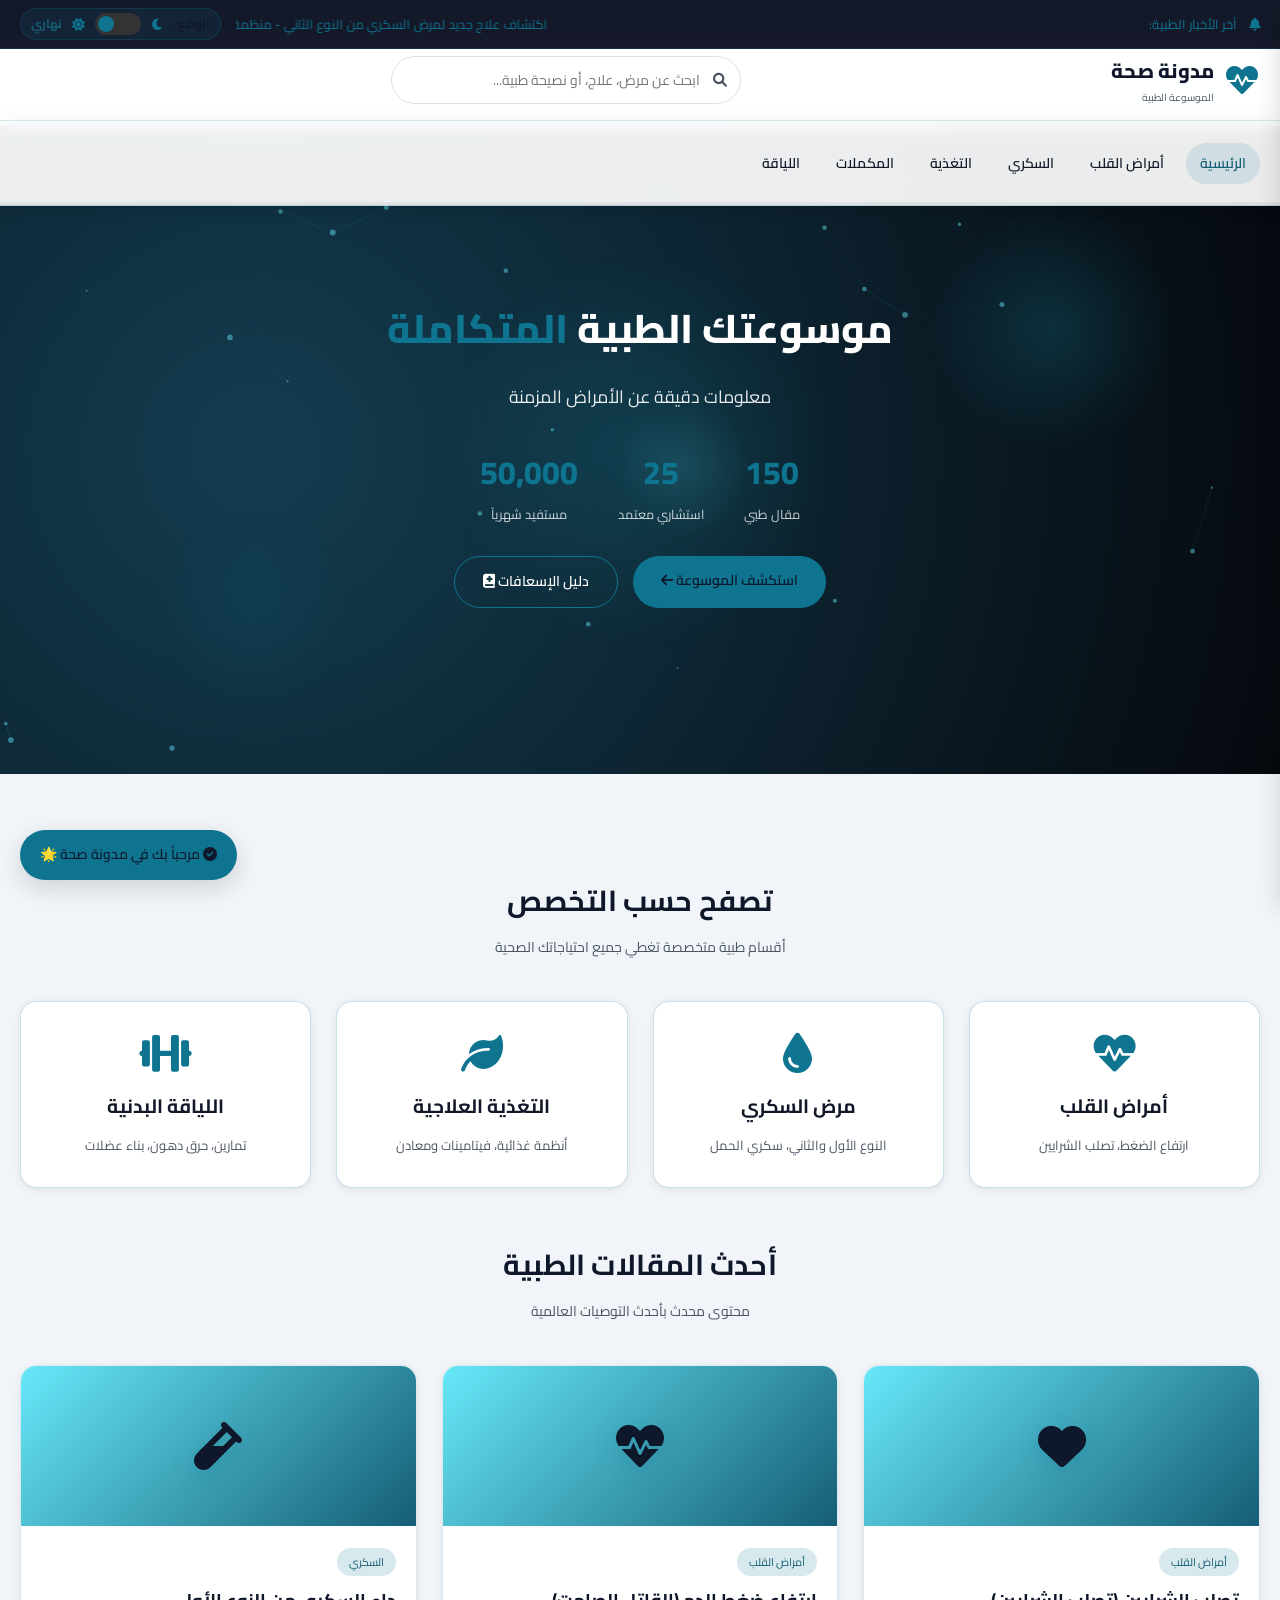
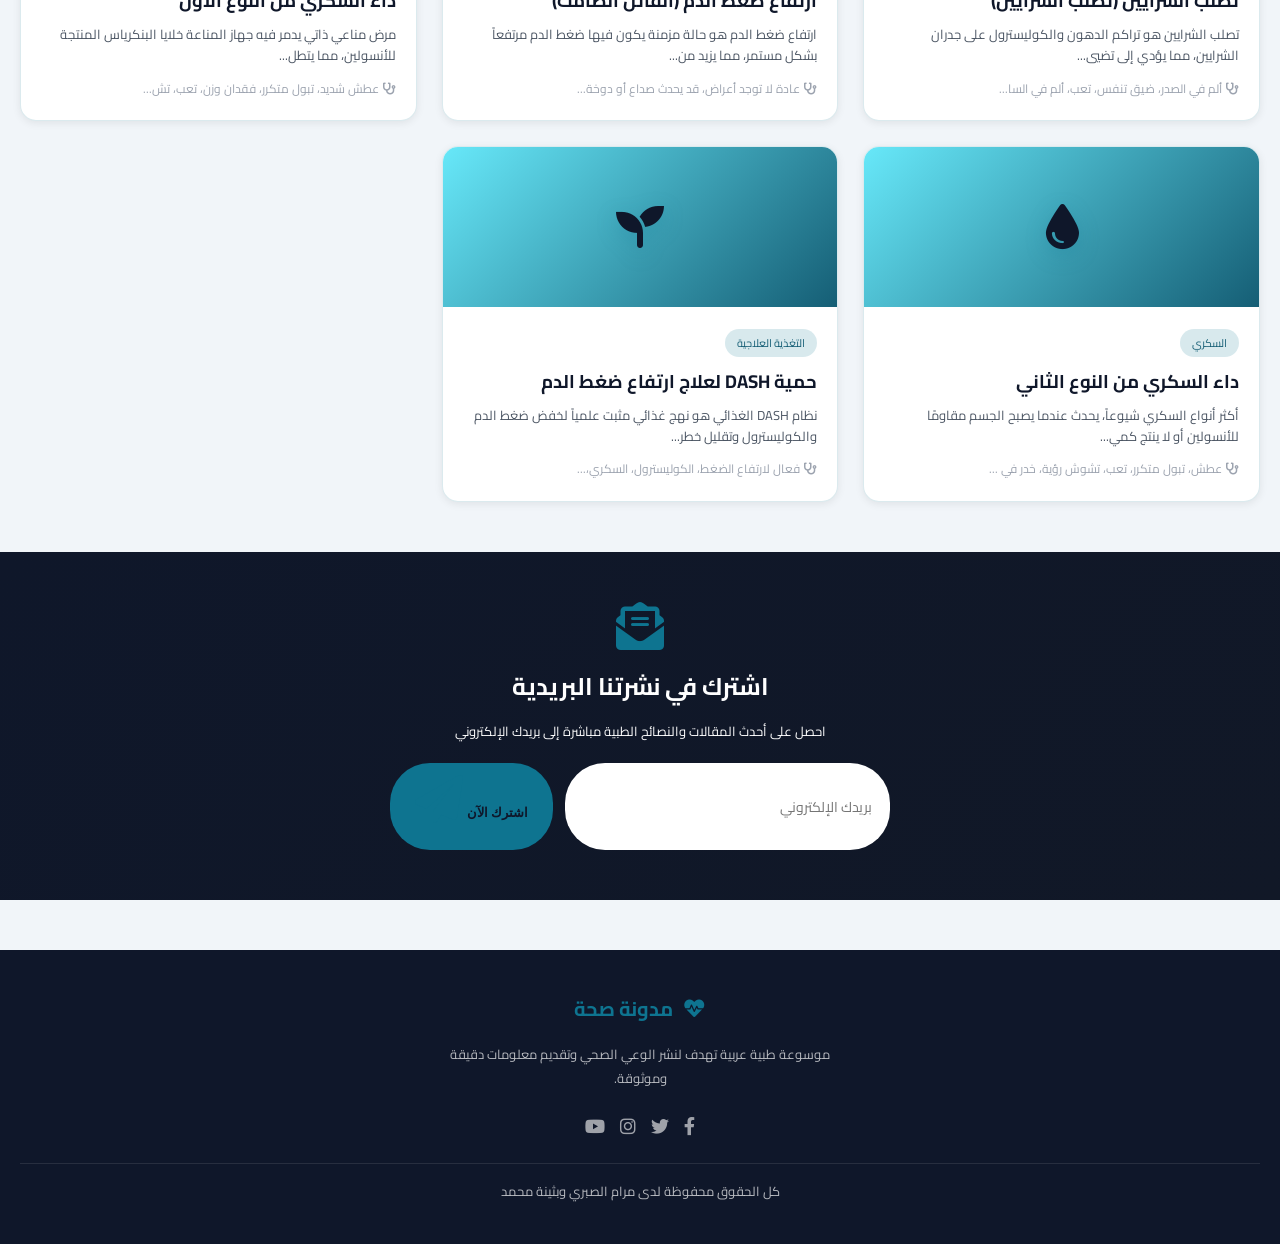
<file: index.html>
﻿<!DOCTYPE html>
<html lang="ar" dir="rtl">
<head>
    <meta charset="UTF-8">
    <link rel="icon" type="image/svg+xml" href="favicon.svg">
    <meta name="viewport" content="width=device-width, initial-scale=1.0, viewport-fit=cover">
    <title>مدونة صحة | الموسوعة الطبية المتكاملة</title>
    <link rel="preconnect" href="https://fonts.googleapis.com">
    <link rel="preconnect" href="https://fonts.gstatic.com" crossorigin>
    <link href="https://fonts.googleapis.com/css2?family=Cairo:wght@300;400;500;600;700;800&display=swap" rel="stylesheet">
    <link rel="stylesheet" href="https://cdnjs.cloudflare.com/ajax/libs/font-awesome/6.0.0-beta3/css/all.min.css">
    <link rel="stylesheet" href="style.css">
</head>
<body>

    <!-- شريط الإشعارات العلوي -->
    <div class="top-bar">
        <div class="container">
            <div class="breaking-news">
                <i class="fas fa-bell"></i>
                <span>آخر الأخبار الطبية:</span>
                <marquee behavior="scroll" direction="right" scrollamount="2">اكتشاف علاج جديد لمرض السكري من النوع الثاني - منظمة الصحة العالمية تعلن عن إرشادات غذائية جديدة لعام 2026</marquee>
            </div>
            <div class="theme-switch">
                <span class="theme-label">الوضع:</span>
                <i class="fas fa-moon"></i>
                <label class="switch">
                    <input type="checkbox" id="theme-toggle">
                    <span class="slider round"></span>
                </label>
                <i class="fas fa-sun"></i>
                <span class="theme-state" id="theme-state-label">نهاري</span>
            </div>
        </div>
    </div>

    <!-- الهيدر المتطور (ثابت مع تأثير زجاجي) -->
    <header class="main-header">
        <div class="container">
            <div class="logo">
                <i class="fas fa-heartbeat"></i>
                <div class="logo-text">
                    <span class="logo-title">مدونة صحة</span>
                    <span class="logo-subtitle">الموسوعة الطبية</span>
                </div>
            </div>
            
            <div class="search-bar">
                <i class="fas fa-search"></i>
                <input type="text" id="searchInput" placeholder="ابحث عن مرض، علاج، أو نصيحة طبية...">
            </div>
            
            <div class="header-actions">
                <div class="mobile-menu-btn" id="menuToggle">
                    <i class="fas fa-bars"></i>
                </div>
            </div>
        </div>

        <nav class="main-nav">
            <div class="container">
                <ul class="nav-menu">
                    <li><a href="index.html" class="active">الرئيسية</a></li>
                    <li><a href="heart-diseases.html">أمراض القلب</a></li>
                    <li><a href="diabetes.html">السكري</a></li>
                    <li><a href="nutrition.html">التغذية</a></li>
                    <li><a href="supplements.html">المكملات</a></li>
                    <li><a href="fitness.html">اللياقة</a></li>
                </ul>
            </div>
        </nav>
        
        <!-- شريط تقدم القراءة -->
        <div class="progress-container">
            <div class="progress-bar" id="readingProgressBar"></div>
        </div>
    </header>

    <!-- القائمة الجانبية للجوال (Sidebar) -->
    <div class="sidebar-overlay" id="sidebarOverlay"></div>
    <div class="sidebar" id="sidebar">
        <div class="sidebar-header">
            <div class="sidebar-logo">
                <i class="fas fa-heartbeat"></i>
                <span>مدونة صحة</span>
            </div>
            <button class="sidebar-close" id="sidebarClose"><i class="fas fa-times"></i></button>
        </div>
        <ul class="sidebar-menu">
            <li><a href="index.html" class="active"><i class="fas fa-home"></i> الرئيسية</a></li>
            <li class="sidebar-dropdown">
                <a href="#"><i class="fas fa-heart"></i> أمراض القلب <i class="fas fa-chevron-left"></i></a>
                <ul class="sidebar-submenu">
                    <li><a href="heart-diseases.html">تصلب الشرايين</a></li>
                    <li><a href="heart-diseases.html">ارتفاع الضغط</a></li>
                    <li><a href="heart-diseases.html">اضطراب النبض</a></li>
                </ul>
            </li>
            <li class="sidebar-dropdown">
                <a href="#"><i class="fas fa-tint"></i> السكري <i class="fas fa-chevron-left"></i></a>
                <ul class="sidebar-submenu">
                    <li><a href="diabetes.html">النوع الأول</a></li>
                    <li><a href="diabetes.html">النوع الثاني</a></li>
                    <li><a href="diabetes.html">سكري الحمل</a></li>
                </ul>
            </li>
            <li><a href="nutrition.html"><i class="fas fa-apple-alt"></i> التغذية العلاجية</a></li>
            <li><a href="supplements.html"><i class="fas fa-capsules"></i> المكملات الغذائية</a></li>
            <li><a href="fitness.html"><i class="fas fa-dumbbell"></i> اللياقة البدنية</a></li>
        </ul>
    </div>

    <!-- البطل الرئيسي -->
    <section class="hero-slider">
        <div class="hero-overlay"></div>
        <div class="container">
            <div class="hero-content">
                <h1 class="typing-title">موسوعتك الطبية <span class="highlight">المتكاملة</span></h1>
                <p id="typed-text"></p>
                <div class="hero-stats">
                    <div class="stat">
                        <div class="stat-number" data-target="150">0</div>
                        <div class="stat-label">مقال طبي</div>
                    </div>
                    <div class="stat">
                        <div class="stat-number" data-target="25">0</div>
                        <div class="stat-label">استشاري معتمد</div>
                    </div>
                    <div class="stat">
                        <div class="stat-number" data-target="50000">0</div>
                        <div class="stat-label">مستفيد شهرياً</div>
                    </div>
                </div>
                <div class="hero-buttons">
                    <a href="#featured-articles" class="btn-primary">استكشف الموسوعة <i class="fas fa-arrow-left"></i></a>
                    <a href="#" class="btn-secondary" id="emergencyGuide">دليل الإسعافات <i class="fas fa-book-medical"></i></a>
                </div>
            </div>
        </div>
    </section>

    <!-- الأقسام السريعة -->
    <section class="quick-categories">
        <div class="container">
            <div class="section-header">
                <h2>تصفح حسب التخصص</h2>
                <p>أقسام طبية متخصصة تغطي جميع احتياجاتك الصحية</p>
            </div>
            <div class="categories-grid">
                <div class="category-card" data-category="heart">
                    <i class="fas fa-heartbeat"></i>
                    <h3>أمراض القلب</h3>
                    <p>ارتفاع الضغط، تصلب الشرايين</p>
                    <div class="card-hover-effect"></div>
                </div>
                <div class="category-card" data-category="diabetes">
                    <i class="fas fa-tint"></i>
                    <h3>مرض السكري</h3>
                    <p>النوع الأول والثاني، سكري الحمل</p>
                    <div class="card-hover-effect"></div>
                </div>
                <div class="category-card" data-category="nutrition">
                    <i class="fas fa-leaf"></i>
                    <h3>التغذية العلاجية</h3>
                    <p>أنظمة غذائية، فيتامينات ومعادن</p>
                    <div class="card-hover-effect"></div>
                </div>
                <div class="category-card" data-category="fitness">
                    <i class="fas fa-dumbbell"></i>
                    <h3>اللياقة البدنية</h3>
                    <p>تمارين، حرق دهون، بناء عضلات</p>
                    <div class="card-hover-effect"></div>
                </div>
            </div>
        </div>
    </section>

    <!-- المقالات المميزة -->
    <section class="featured-articles" id="featured-articles">
        <div class="container">
            <div class="section-header">
                <h2>أحدث المقالات الطبية</h2>
                <p>محتوى محدث بأحدث التوصيات العالمية</p>
            </div>
            <div class="articles-grid" id="articlesGrid">
                <div class="loading-spinner"></div>
            </div>
        </div>
    </section>

    <!-- النشرة البريدية -->
    <section class="newsletter">
        <div class="container">
            <div class="newsletter-content">
                <i class="fas fa-envelope-open-text"></i>
                <h2>اشترك في نشرتنا البريدية</h2>
                <p>احصل على أحدث المقالات والنصائح الطبية مباشرة إلى بريدك الإلكتروني</p>
                <form id="newsletterForm">
                    <input type="email" placeholder="بريدك الإلكتروني" required>
                    <button type="submit">اشترك الآن <i class="fas fa-paper-plane"></i></button>
                </form>
            </div>
        </div>
    </section>

    <!-- الفوتر المبسط -->
    <footer class="main-footer">
        <div class="container">
            <div class="footer-simple">
                <div class="footer-logo">
                    <i class="fas fa-heartbeat"></i>
                    <span>مدونة صحة</span>
                </div>
                <p>موسوعة طبية عربية تهدف لنشر الوعي الصحي وتقديم معلومات دقيقة وموثوقة.</p>
                <div class="social-links">
                    <a href="#"><i class="fab fa-facebook-f"></i></a>
                    <a href="#"><i class="fab fa-twitter"></i></a>
                    <a href="#"><i class="fab fa-instagram"></i></a>
                    <a href="#"><i class="fab fa-youtube"></i></a>
                </div>
                <div class="footer-bottom"><p>كل الحقوق محفوظة لدى مرام الصبري وبثينة محمد</p></div>
            </div>
        </div>
    </footer>

    <!-- مودال المقال السريع -->
    <div class="modal" id="quickModal">
        <div class="modal-content">
            <span class="modal-close">&times;</span>
            <div id="modalBody"></div>
        </div>
    </div>

    <!-- مودال دليل الإسعافات -->
    <div class="modal" id="emergencyModal">
        <div class="modal-content emergency-modal">
            <span class="modal-close">&times;</span>
            <h2><i class="fas fa-hand-holding-heart"></i> دليل الإسعافات الأولية السريع</h2>
            <div class="emergency-guide">
                <div class="emergency-item">
                    <i class="fas fa-heart-broken"></i>
                    <h3>النوبة القلبية</h3>
                    <p>اتصل بالإسعاف فوراً، اجعل المصاب يجلس، أعطه أسبرين إذا لم يكن لديه حساسية</p>
                </div>
                <div class="emergency-item">
                    <i class="fas fa-lungs"></i>
                    <h3>ضيق التنفس</h3>
                    <p>اجلس المصاب بوضعية مريحة، افتح النوافذ، استخدم بخاخ الربو إن وجد</p>
                </div>
                <div class="emergency-item">
                    <i class="fas fa-brain"></i>
                    <h3>السكتة الدماغية</h3>
                    <p>تذكر FAST: الوجه، الذراع، الكلام، الوقت. اتصل بالإسعاف فوراً</p>
                </div>
            </div>
        </div>
    </div>

    <!-- زر العودة للأعلى -->
    <button id="backToTop" class="back-to-top"><i class="fas fa-arrow-up"></i></button>

    <script src="script.js"></script>
</body>
</html>
</file>
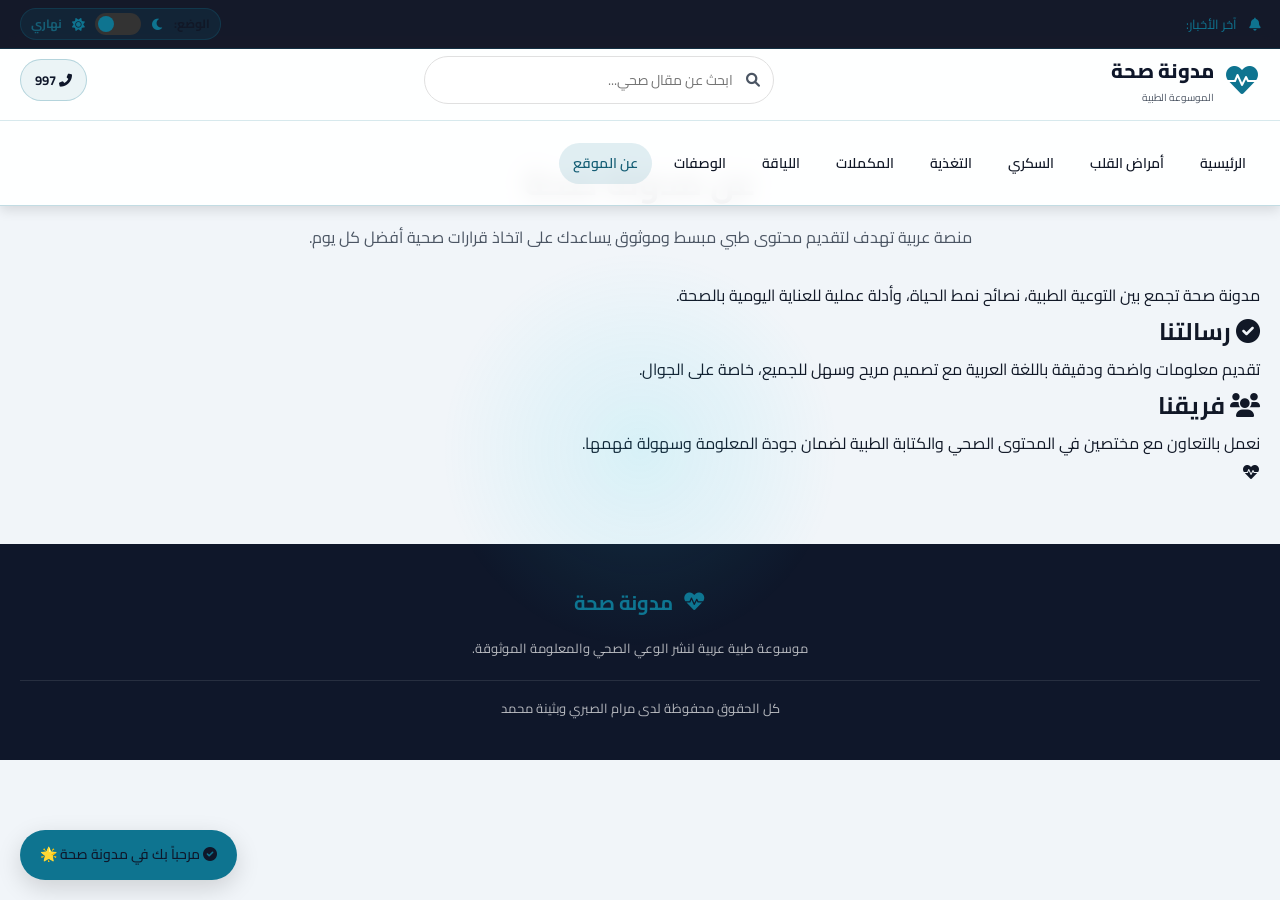
<file: about.html>
﻿<!DOCTYPE html>
<html lang="ar" dir="rtl">
<head>
    <meta charset="UTF-8">
    <link rel="icon" type="image/svg+xml" href="favicon.svg">
    <meta name="viewport" content="width=device-width, initial-scale=1.0, viewport-fit=cover">
    <title>عن الموقع - مدونة صحة</title>
    <link rel="preconnect" href="https://fonts.googleapis.com">
    <link rel="preconnect" href="https://fonts.gstatic.com" crossorigin>
    <link href="https://fonts.googleapis.com/css2?family=Cairo:wght@300;400;500;600;700;800&display=swap" rel="stylesheet">
    <link rel="stylesheet" href="https://cdnjs.cloudflare.com/ajax/libs/font-awesome/6.0.0-beta3/css/all.min.css">
    <link rel="stylesheet" href="style.css">
</head>
<body>
    <div class="top-bar">
        <div class="container">
            <div class="breaking-news">
                <i class="fas fa-bell"></i>
                <span>آخر الأخبار:</span>
                <marquee>تحديث شامل لتجربة الجوال وتحسين سرعة التصفح في مدونة صحة</marquee>
            </div>
            <div class="theme-switch">
                <span class="theme-label">الوضع:</span>
                <i class="fas fa-moon"></i>
                <label class="switch">
                    <input type="checkbox" id="theme-toggle">
                    <span class="slider round"></span>
                </label>
                <i class="fas fa-sun"></i>
                <span class="theme-state" id="theme-state-label">نهاري</span>
            </div>
        </div>
    </div>

    <header class="main-header">
        <div class="container">
            <div class="logo">
                <i class="fas fa-heartbeat"></i>
                <div class="logo-text">
                    <span class="logo-title">مدونة صحة</span>
                    <span class="logo-subtitle">الموسوعة الطبية</span>
                </div>
            </div>
            <div class="search-bar">
                <i class="fas fa-search"></i>
                <input type="text" id="searchInput" placeholder="ابحث عن مقال صحي...">
            </div>
            <div class="header-actions">
                <a href="#" class="emergency-btn"><i class="fas fa-phone-alt"></i> 997</a>
                <div class="mobile-menu-btn" id="menuToggle"><i class="fas fa-bars"></i></div>
            </div>
        </div>
        <nav class="main-nav">
            <div class="container">
                <ul class="nav-menu">
                    <li><a href="index.html">الرئيسية</a></li>
                    <li><a href="heart-diseases.html">أمراض القلب</a></li>
                    <li><a href="diabetes.html">السكري</a></li>
                    <li><a href="nutrition.html">التغذية</a></li>
                    <li><a href="supplements.html">المكملات</a></li>
                    <li><a href="fitness.html">اللياقة</a></li>
                    <li><a href="recipes.html">الوصفات</a></li>
                    <li><a href="about.html" class="active">عن الموقع</a></li>
                </ul>
            </div>
        </nav>
    </header>

    <main class="about-page category-page">
        <div class="container">
            <div class="category-header">
                <h1>عن مدونة صحة</h1>
                <p>منصة عربية تهدف لتقديم محتوى طبي مبسط وموثوق يساعدك على اتخاذ قرارات صحية أفضل كل يوم.</p>
            </div>
            <div class="about-content">
                <div class="about-text">
                    <p>مدونة صحة تجمع بين التوعية الطبية، نصائح نمط الحياة، وأدلة عملية للعناية اليومية بالصحة.</p>
                    <h2><i class="fas fa-check-circle"></i> رسالتنا</h2>
                    <p>تقديم معلومات واضحة ودقيقة باللغة العربية مع تصميم مريح وسهل للجميع، خاصة على الجوال.</p>
                    <h2><i class="fas fa-users"></i> فريقنا</h2>
                    <p>نعمل بالتعاون مع مختصين في المحتوى الصحي والكتابة الطبية لضمان جودة المعلومة وسهولة فهمها.</p>
                </div>
                <div class="about-image">
                    <i class="fas fa-heartbeat"></i>
                </div>
            </div>
        </div>
    </main>

    <footer class="main-footer">
        <div class="container">
            <div class="footer-simple">
                <div class="footer-logo">
                    <i class="fas fa-heartbeat"></i>
                    <span>مدونة صحة</span>
                </div>
                <p>موسوعة طبية عربية لنشر الوعي الصحي والمعلومة الموثوقة.</p>
                <div class="footer-bottom"><p>كل الحقوق محفوظة لدى مرام الصبري وبثينة محمد</p></div>
            </div>
        </div>
    </footer>

    <script src="script.js"></script>
</body>
</html>
</file>
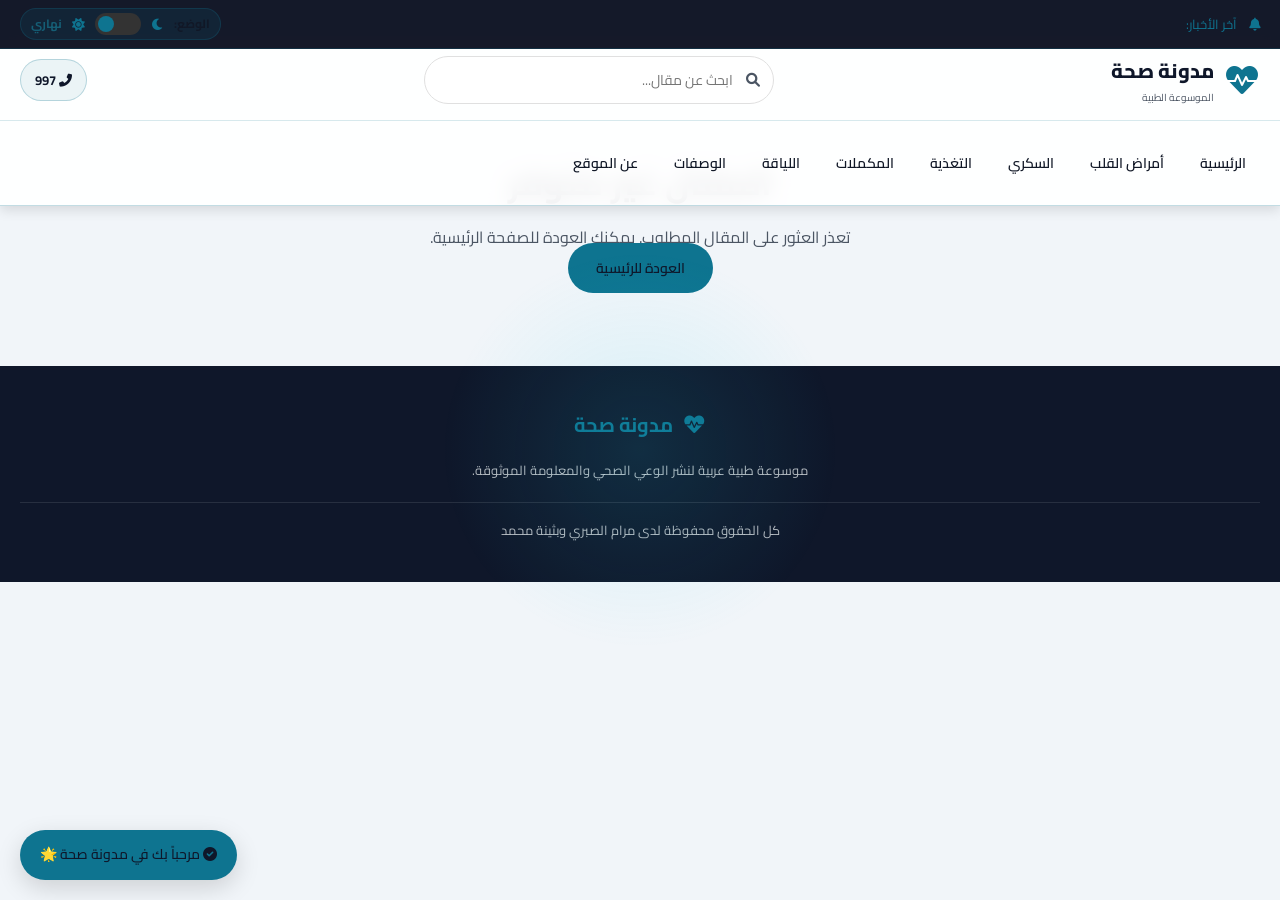
<file: article.html>
﻿<!DOCTYPE html>
<html lang="ar" dir="rtl">
<head>
    <meta charset="UTF-8">
    <link rel="icon" type="image/svg+xml" href="favicon.svg">
    <meta name="viewport" content="width=device-width, initial-scale=1.0, viewport-fit=cover">
    <title>تفاصيل المقال - مدونة صحة</title>
    <link rel="preconnect" href="https://fonts.googleapis.com">
    <link rel="preconnect" href="https://fonts.gstatic.com" crossorigin>
    <link href="https://fonts.googleapis.com/css2?family=Cairo:wght@300;400;500;600;700;800&display=swap" rel="stylesheet">
    <link rel="stylesheet" href="https://cdnjs.cloudflare.com/ajax/libs/font-awesome/6.0.0-beta3/css/all.min.css">
    <link rel="stylesheet" href="style.css">
</head>
<body>
    <div class="top-bar">
        <div class="container">
            <div class="breaking-news">
                <i class="fas fa-bell"></i>
                <span>آخر الأخبار:</span>
                <marquee>يمكنك الآن قراءة المقالات بتجربة أفضل على الجوال</marquee>
            </div>
            <div class="theme-switch">
                <span class="theme-label">الوضع:</span>
                <i class="fas fa-moon"></i>
                <label class="switch">
                    <input type="checkbox" id="theme-toggle">
                    <span class="slider round"></span>
                </label>
                <i class="fas fa-sun"></i>
                <span class="theme-state" id="theme-state-label">نهاري</span>
            </div>
        </div>
    </div>

    <header class="main-header">
        <div class="container">
            <div class="logo">
                <i class="fas fa-heartbeat"></i>
                <div class="logo-text">
                    <span class="logo-title">مدونة صحة</span>
                    <span class="logo-subtitle">الموسوعة الطبية</span>
                </div>
            </div>
            <div class="search-bar">
                <i class="fas fa-search"></i>
                <input type="text" id="searchInput" placeholder="ابحث عن مقال...">
            </div>
            <div class="header-actions">
                <a href="#" class="emergency-btn"><i class="fas fa-phone-alt"></i> 997</a>
                <div class="mobile-menu-btn" id="menuToggle"><i class="fas fa-bars"></i></div>
            </div>
        </div>
        <nav class="main-nav">
            <div class="container">
                <ul class="nav-menu">
                    <li><a href="index.html">الرئيسية</a></li>
                    <li><a href="heart-diseases.html">أمراض القلب</a></li>
                    <li><a href="diabetes.html">السكري</a></li>
                    <li><a href="nutrition.html">التغذية</a></li>
                    <li><a href="supplements.html">المكملات</a></li>
                    <li><a href="fitness.html">اللياقة</a></li>
                    <li><a href="recipes.html">الوصفات</a></li>
                    <li><a href="about.html">عن الموقع</a></li>
                </ul>
            </div>
        </nav>
    </header>

    <main class="article-page category-page" id="article-content">
        <div class="container">
            <div class="loading">جاري تحميل المقال...</div>
        </div>
    </main>

    <footer class="main-footer">
        <div class="container">
            <div class="footer-simple">
                <div class="footer-logo">
                    <i class="fas fa-heartbeat"></i>
                    <span>مدونة صحة</span>
                </div>
                <p>موسوعة طبية عربية لنشر الوعي الصحي والمعلومة الموثوقة.</p>
                <div class="footer-bottom"><p>كل الحقوق محفوظة لدى مرام الصبري وبثينة محمد</p></div>
            </div>
        </div>
    </footer>

    <script src="script.js"></script>
</body>
</html>
</file>
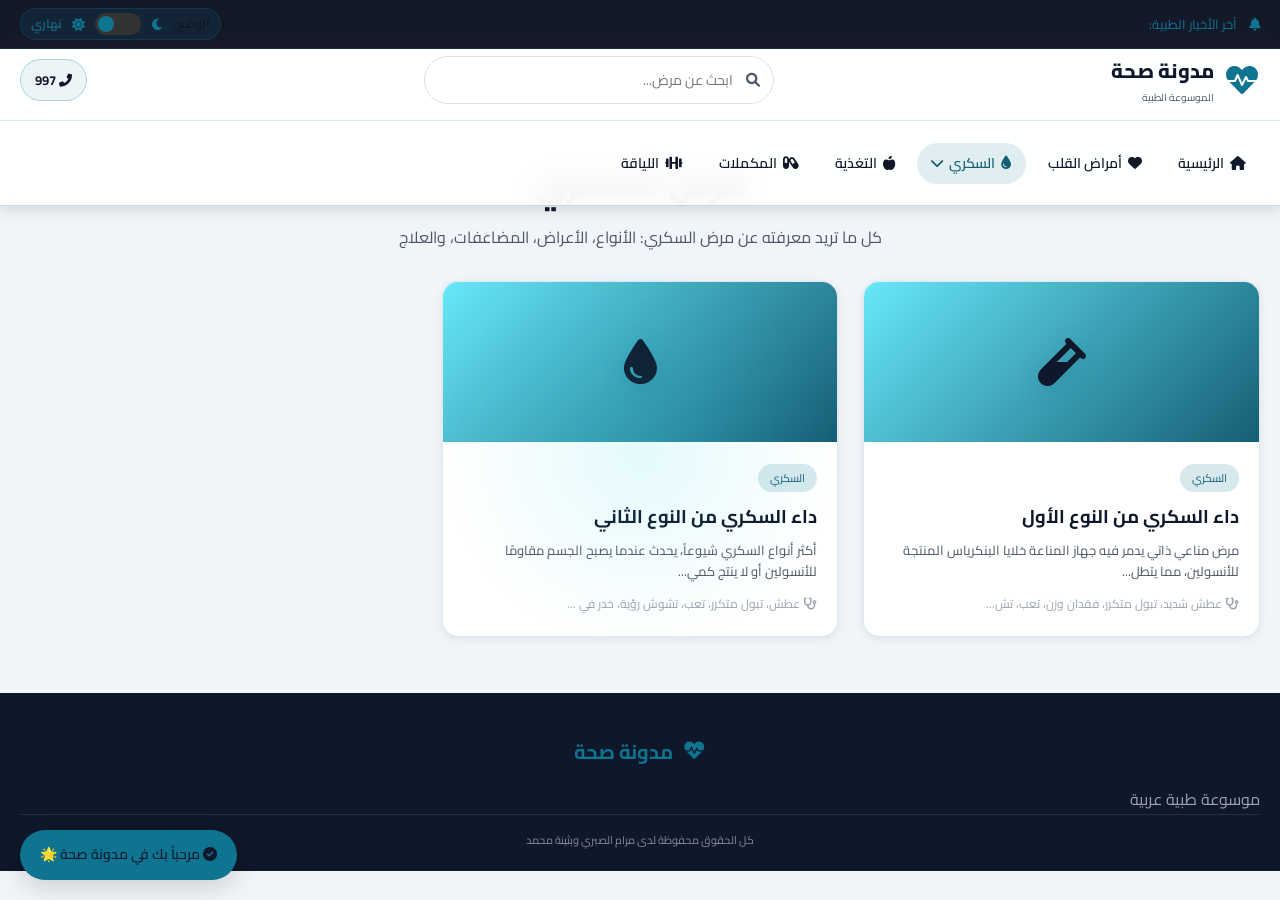
<file: diabetes.html>
﻿<!DOCTYPE html>
<html lang="ar" dir="rtl">
<head>
    <meta charset="UTF-8">
    <link rel="icon" type="image/svg+xml" href="favicon.svg">
    <meta name="viewport" content="width=device-width, initial-scale=1.0, viewport-fit=cover">
    <title>مرض السكري - مدونة صحة</title>
    <link href="https://fonts.googleapis.com/css2?family=Cairo:wght@300;400;500;600;700;800&display=swap" rel="stylesheet">
    <link rel="stylesheet" href="https://cdnjs.cloudflare.com/ajax/libs/font-awesome/6.0.0-beta3/css/all.min.css">
    <link rel="stylesheet" href="style.css">
</head>
<body>
    <!-- نفس الهيكل العلوي -->
    <div class="top-bar"><div class="container"><div class="breaking-news"><i class="fas fa-bell"></i><span>آخر الأخبار الطبية:</span><marquee>اكتشاف علاج جديد لمرض السكري من النوع الثاني</marquee></div><div class="theme-switch"><span class="theme-label">الوضع:</span><i class="fas fa-moon"></i><label class="switch"><input type="checkbox" id="theme-toggle"><span class="slider round"></span></label><i class="fas fa-sun"></i><span class="theme-state" id="theme-state-label">نهاري</span></div></div></div>
    
    <header class="main-header">
        <div class="container">
            <div class="logo"><i class="fas fa-heartbeat"></i><div class="logo-text"><span class="logo-title">مدونة صحة</span><span class="logo-subtitle">الموسوعة الطبية</span></div></div>
            <div class="search-bar"><i class="fas fa-search"></i><input type="text" id="searchInput" placeholder="ابحث عن مرض..."></div>
            <div class="header-actions"><a href="#" class="emergency-btn"><i class="fas fa-phone-alt"></i> 997</a><div class="mobile-menu-btn" id="menuToggle"><i class="fas fa-bars"></i></div></div>
        </div>
        <nav class="main-nav"><div class="container"><ul class="nav-menu">
            <li><a href="index.html"><i class="fas fa-home"></i> الرئيسية</a></li>
            <li><a href="heart-diseases.html"><i class="fas fa-heart"></i> أمراض القلب</a></li>
            <li class="dropdown"><a href="#" class="active"><i class="fas fa-tint"></i> السكري <i class="fas fa-chevron-down"></i></a>
                <ul class="dropdown-menu">
                    <li><a href="#type1">النوع الأول</a></li>
                    <li><a href="#type2">النوع الثاني</a></li>
                    <li><a href="#gestational">سكري الحمل</a></li>
                </ul>
            </li>
            <li><a href="nutrition.html"><i class="fas fa-apple-alt"></i> التغذية</a></li>
            <li><a href="supplements.html"><i class="fas fa-capsules"></i> المكملات</a></li>
            <li><a href="fitness.html"><i class="fas fa-dumbbell"></i> اللياقة</a></li>
        </ul></div></nav>
    </header>

    <main class="category-page">
        <div class="container">
            <div class="category-header">
                <h1>مرض السكري</h1>
                <p>كل ما تريد معرفته عن مرض السكري: الأنواع، الأعراض، المضاعفات، والعلاج</p>
            </div>
            <div class="diseases-list" id="diseasesList"></div>
        </div>
    </main>

    <footer class="main-footer"><div class="container"><div class="footer-grid"><div class="footer-about"><div class="footer-logo"><i class="fas fa-heartbeat"></i><span>مدونة صحة</span></div><p>موسوعة طبية عربية</p></div></div><div class="footer-bottom"><p>كل الحقوق محفوظة لدى مرام الصبري وبثينة محمد</p></div></div></footer>
    <script src="script.js"></script>
</body>
</html>
</file>
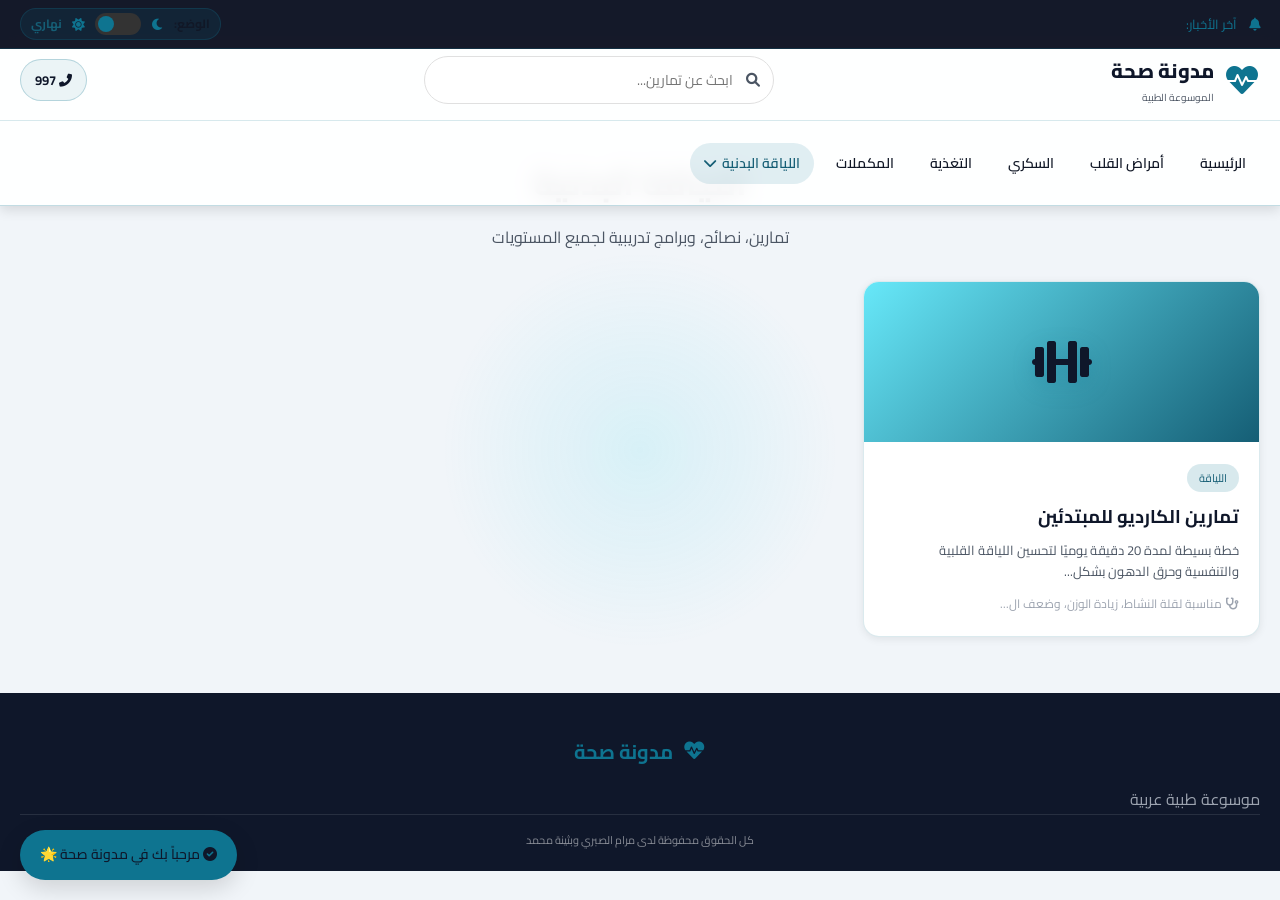
<file: fitness.html>
﻿<!DOCTYPE html>
<html lang="ar" dir="rtl">
<head>
    <meta charset="UTF-8">
    <link rel="icon" type="image/svg+xml" href="favicon.svg">
    <meta name="viewport" content="width=device-width, initial-scale=1.0, viewport-fit=cover">
    <title>اللياقة البدنية - مدونة صحة</title>
    <link href="https://fonts.googleapis.com/css2?family=Cairo:wght@300;400;500;600;700;800&display=swap" rel="stylesheet">
    <link rel="stylesheet" href="https://cdnjs.cloudflare.com/ajax/libs/font-awesome/6.0.0-beta3/css/all.min.css">
    <link rel="stylesheet" href="style.css">
</head>
<body>
    <div class="top-bar"><div class="container"><div class="breaking-news"><i class="fas fa-bell"></i><span>آخر الأخبار:</span><marquee>المشي 30 دقيقة يومياً يقلل خطر الوفاة المبكرة بنسبة 40%</marquee></div><div class="theme-switch"><span class="theme-label">الوضع:</span><i class="fas fa-moon"></i><label class="switch"><input type="checkbox" id="theme-toggle"><span class="slider round"></span></label><i class="fas fa-sun"></i><span class="theme-state" id="theme-state-label">نهاري</span></div></div></div>
    
    <header class="main-header"><div class="container"><div class="logo"><i class="fas fa-heartbeat"></i><div class="logo-text"><span class="logo-title">مدونة صحة</span><span class="logo-subtitle">الموسوعة الطبية</span></div></div><div class="search-bar"><i class="fas fa-search"></i><input type="text" id="searchInput" placeholder="ابحث عن تمارين..."></div><div class="header-actions"><a href="#" class="emergency-btn"><i class="fas fa-phone-alt"></i> 997</a><div class="mobile-menu-btn" id="menuToggle"><i class="fas fa-bars"></i></div></div></div>
    <nav class="main-nav"><div class="container"><ul class="nav-menu">
        <li><a href="index.html">الرئيسية</a></li>
        <li><a href="heart-diseases.html">أمراض القلب</a></li>
        <li><a href="diabetes.html">السكري</a></li>
        <li><a href="nutrition.html">التغذية</a></li>
        <li><a href="supplements.html">المكملات</a></li>
        <li class="dropdown"><a href="#" class="active">اللياقة البدنية <i class="fas fa-chevron-down"></i></a>
            <ul class="dropdown-menu">
                <li><a href="#cardio">تمارين الكارديو</a></li>
                <li><a href="#strength">تمارين المقاومة</a></li>
                <li><a href="#flexibility">تمارين المرونة</a></li>
            </ul>
        </li>
    </ul></div></nav></header>

    <main class="category-page">
        <div class="container">
            <div class="category-header">
                <h1>اللياقة البدنية</h1>
                <p>تمارين، نصائح، وبرامج تدريبية لجميع المستويات</p>
            </div>
            <div class="articles-grid" id="fitnessGrid"></div>
        </div>
    </main>

    <footer class="main-footer"><div class="container"><div class="footer-grid"><div class="footer-about"><div class="footer-logo"><i class="fas fa-heartbeat"></i><span>مدونة صحة</span></div><p>موسوعة طبية عربية</p></div></div><div class="footer-bottom"><p>كل الحقوق محفوظة لدى مرام الصبري وبثينة محمد</p></div></div></footer>
    <script src="script.js"></script>
</body>
</html>
</file>
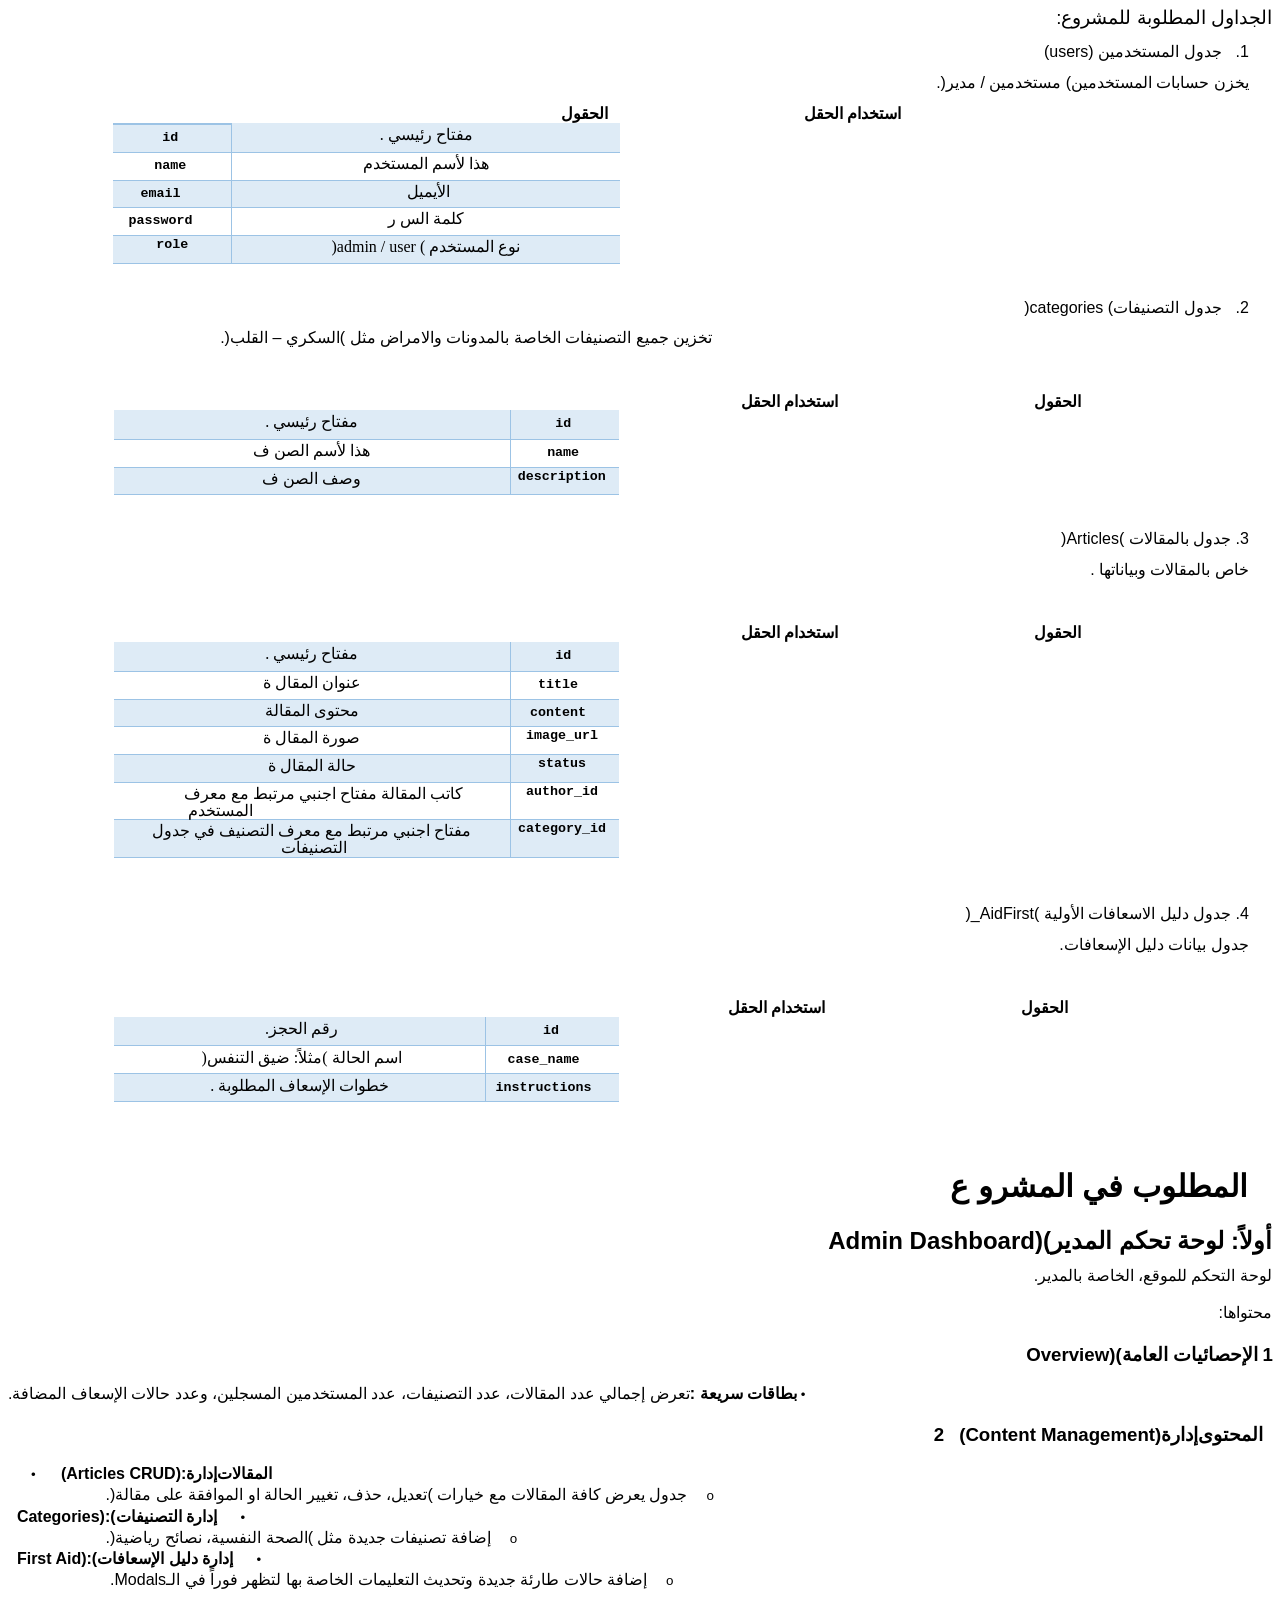
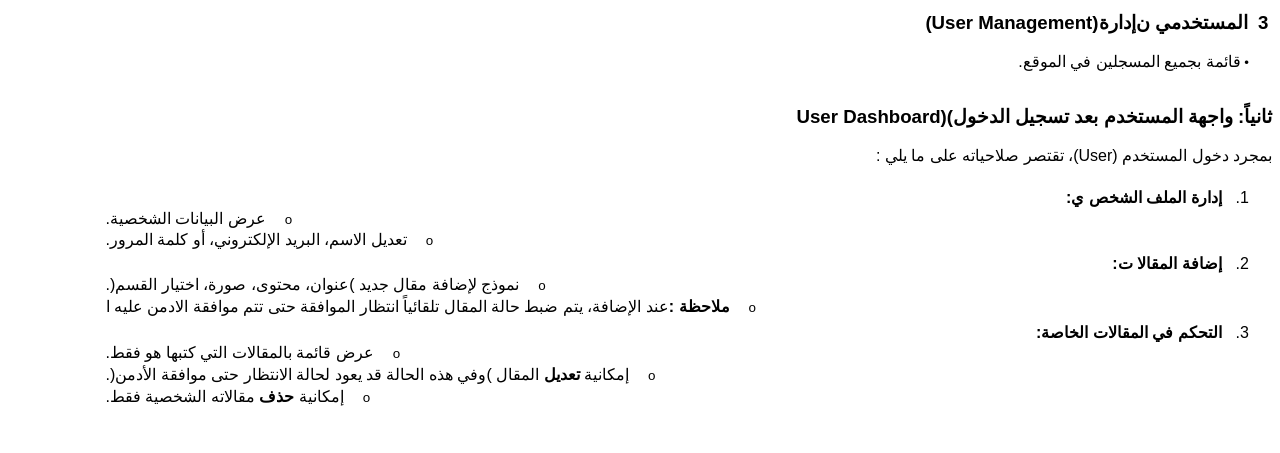
<file: Health_Blog.htm>
<html xmlns:v="urn:schemas-microsoft-com:vml"
xmlns:o="urn:schemas-microsoft-com:office:office"
xmlns:w="urn:schemas-microsoft-com:office:word"
xmlns:m="http://schemas.microsoft.com/office/2004/12/omml"
xmlns="http://www.w3.org/TR/REC-html40">

<head>
<meta http-equiv=Content-Type content="text/html; charset=windows-1256">
<meta name=ProgId content=Word.Document>
<meta name=Generator content="Microsoft Word 15">
<meta name=Originator content="Microsoft Word 15">
<link rel=File-List href="Health_Blog.files/filelist.xml">
<!--[if gte mso 9]><xml>
 <o:DocumentProperties>
  <o:Author>XlinkY</o:Author>
  <o:LastAuthor>SIMO</o:LastAuthor>
  <o:Revision>2</o:Revision>
  <o:TotalTime>51</o:TotalTime>
  <o:Created>2026-04-09T17:35:00Z</o:Created>
  <o:LastSaved>2026-04-09T17:35:00Z</o:LastSaved>
  <o:Pages>3</o:Pages>
  <o:Words>335</o:Words>
  <o:Characters>1914</o:Characters>
  <o:Lines>15</o:Lines>
  <o:Paragraphs>4</o:Paragraphs>
  <o:CharactersWithSpaces>2245</o:CharactersWithSpaces>
  <o:Version>16.00</o:Version>
 </o:DocumentProperties>
</xml><![endif]-->
<link rel=themeData href="Health_Blog.files/themedata.thmx">
<link rel=colorSchemeMapping href="Health_Blog.files/colorschememapping.xml">
<!--[if gte mso 9]><xml>
 <w:WordDocument>
  <w:SpellingState>Clean</w:SpellingState>
  <w:GrammarState>Clean</w:GrammarState>
  <w:TrackMoves>false</w:TrackMoves>
  <w:TrackFormatting/>
  <w:PunctuationKerning/>
  <w:ValidateAgainstSchemas/>
  <w:SaveIfXMLInvalid>false</w:SaveIfXMLInvalid>
  <w:IgnoreMixedContent>false</w:IgnoreMixedContent>
  <w:AlwaysShowPlaceholderText>false</w:AlwaysShowPlaceholderText>
  <w:DoNotPromoteQF/>
  <w:LidThemeOther>EN-US</w:LidThemeOther>
  <w:LidThemeAsian>X-NONE</w:LidThemeAsian>
  <w:LidThemeComplexScript>AR-SA</w:LidThemeComplexScript>
  <w:Compatibility>
   <w:BreakWrappedTables/>
   <w:SnapToGridInCell/>
   <w:WrapTextWithPunct/>
   <w:UseAsianBreakRules/>
   <w:DontGrowAutofit/>
   <w:SplitPgBreakAndParaMark/>
   <w:EnableOpenTypeKerning/>
   <w:DontFlipMirrorIndents/>
   <w:OverrideTableStyleHps/>
   <w:UseFELayout/>
  </w:Compatibility>
  <w:DoNotOptimizeForBrowser/>
  <m:mathPr>
   <m:mathFont m:val="Cambria Math"/>
   <m:brkBin m:val="before"/>
   <m:brkBinSub m:val="&#45;-"/>
   <m:smallFrac m:val="off"/>
   <m:dispDef/>
   <m:lMargin m:val="0"/>
   <m:rMargin m:val="0"/>
   <m:defJc m:val="centerGroup"/>
   <m:wrapIndent m:val="1440"/>
   <m:intLim m:val="subSup"/>
   <m:naryLim m:val="undOvr"/>
  </m:mathPr></w:WordDocument>
</xml><![endif]--><!--[if gte mso 9]><xml>
 <w:LatentStyles DefLockedState="false" DefUnhideWhenUsed="false"
  DefSemiHidden="false" DefQFormat="false" DefPriority="99"
  LatentStyleCount="376">
  <w:LsdException Locked="false" Priority="0" QFormat="true" Name="Normal"/>
  <w:LsdException Locked="false" Priority="9" QFormat="true" Name="heading 1"/>
  <w:LsdException Locked="false" Priority="9" SemiHidden="true"
   UnhideWhenUsed="true" QFormat="true" Name="heading 2"/>
  <w:LsdException Locked="false" Priority="9" SemiHidden="true"
   UnhideWhenUsed="true" QFormat="true" Name="heading 3"/>
  <w:LsdException Locked="false" Priority="9" SemiHidden="true"
   UnhideWhenUsed="true" QFormat="true" Name="heading 4"/>
  <w:LsdException Locked="false" Priority="9" SemiHidden="true"
   UnhideWhenUsed="true" QFormat="true" Name="heading 5"/>
  <w:LsdException Locked="false" Priority="9" SemiHidden="true"
   UnhideWhenUsed="true" QFormat="true" Name="heading 6"/>
  <w:LsdException Locked="false" Priority="9" SemiHidden="true"
   UnhideWhenUsed="true" QFormat="true" Name="heading 7"/>
  <w:LsdException Locked="false" Priority="9" SemiHidden="true"
   UnhideWhenUsed="true" QFormat="true" Name="heading 8"/>
  <w:LsdException Locked="false" Priority="9" SemiHidden="true"
   UnhideWhenUsed="true" QFormat="true" Name="heading 9"/>
  <w:LsdException Locked="false" SemiHidden="true" UnhideWhenUsed="true"
   Name="index 1"/>
  <w:LsdException Locked="false" SemiHidden="true" UnhideWhenUsed="true"
   Name="index 2"/>
  <w:LsdException Locked="false" SemiHidden="true" UnhideWhenUsed="true"
   Name="index 3"/>
  <w:LsdException Locked="false" SemiHidden="true" UnhideWhenUsed="true"
   Name="index 4"/>
  <w:LsdException Locked="false" SemiHidden="true" UnhideWhenUsed="true"
   Name="index 5"/>
  <w:LsdException Locked="false" SemiHidden="true" UnhideWhenUsed="true"
   Name="index 6"/>
  <w:LsdException Locked="false" SemiHidden="true" UnhideWhenUsed="true"
   Name="index 7"/>
  <w:LsdException Locked="false" SemiHidden="true" UnhideWhenUsed="true"
   Name="index 8"/>
  <w:LsdException Locked="false" SemiHidden="true" UnhideWhenUsed="true"
   Name="index 9"/>
  <w:LsdException Locked="false" Priority="39" SemiHidden="true"
   UnhideWhenUsed="true" Name="toc 1"/>
  <w:LsdException Locked="false" Priority="39" SemiHidden="true"
   UnhideWhenUsed="true" Name="toc 2"/>
  <w:LsdException Locked="false" Priority="39" SemiHidden="true"
   UnhideWhenUsed="true" Name="toc 3"/>
  <w:LsdException Locked="false" Priority="39" SemiHidden="true"
   UnhideWhenUsed="true" Name="toc 4"/>
  <w:LsdException Locked="false" Priority="39" SemiHidden="true"
   UnhideWhenUsed="true" Name="toc 5"/>
  <w:LsdException Locked="false" Priority="39" SemiHidden="true"
   UnhideWhenUsed="true" Name="toc 6"/>
  <w:LsdException Locked="false" Priority="39" SemiHidden="true"
   UnhideWhenUsed="true" Name="toc 7"/>
  <w:LsdException Locked="false" Priority="39" SemiHidden="true"
   UnhideWhenUsed="true" Name="toc 8"/>
  <w:LsdException Locked="false" Priority="39" SemiHidden="true"
   UnhideWhenUsed="true" Name="toc 9"/>
  <w:LsdException Locked="false" SemiHidden="true" UnhideWhenUsed="true"
   Name="Normal Indent"/>
  <w:LsdException Locked="false" SemiHidden="true" UnhideWhenUsed="true"
   Name="footnote text"/>
  <w:LsdException Locked="false" SemiHidden="true" UnhideWhenUsed="true"
   Name="annotation text"/>
  <w:LsdException Locked="false" SemiHidden="true" UnhideWhenUsed="true"
   Name="header"/>
  <w:LsdException Locked="false" SemiHidden="true" UnhideWhenUsed="true"
   Name="footer"/>
  <w:LsdException Locked="false" SemiHidden="true" UnhideWhenUsed="true"
   Name="index heading"/>
  <w:LsdException Locked="false" Priority="35" SemiHidden="true"
   UnhideWhenUsed="true" QFormat="true" Name="caption"/>
  <w:LsdException Locked="false" SemiHidden="true" UnhideWhenUsed="true"
   Name="table of figures"/>
  <w:LsdException Locked="false" SemiHidden="true" UnhideWhenUsed="true"
   Name="envelope address"/>
  <w:LsdException Locked="false" SemiHidden="true" UnhideWhenUsed="true"
   Name="envelope return"/>
  <w:LsdException Locked="false" SemiHidden="true" UnhideWhenUsed="true"
   Name="footnote reference"/>
  <w:LsdException Locked="false" SemiHidden="true" UnhideWhenUsed="true"
   Name="annotation reference"/>
  <w:LsdException Locked="false" SemiHidden="true" UnhideWhenUsed="true"
   Name="line number"/>
  <w:LsdException Locked="false" SemiHidden="true" UnhideWhenUsed="true"
   Name="page number"/>
  <w:LsdException Locked="false" SemiHidden="true" UnhideWhenUsed="true"
   Name="endnote reference"/>
  <w:LsdException Locked="false" SemiHidden="true" UnhideWhenUsed="true"
   Name="endnote text"/>
  <w:LsdException Locked="false" SemiHidden="true" UnhideWhenUsed="true"
   Name="table of authorities"/>
  <w:LsdException Locked="false" SemiHidden="true" UnhideWhenUsed="true"
   Name="macro"/>
  <w:LsdException Locked="false" SemiHidden="true" UnhideWhenUsed="true"
   Name="toa heading"/>
  <w:LsdException Locked="false" SemiHidden="true" UnhideWhenUsed="true"
   Name="List"/>
  <w:LsdException Locked="false" SemiHidden="true" UnhideWhenUsed="true"
   Name="List Bullet"/>
  <w:LsdException Locked="false" SemiHidden="true" UnhideWhenUsed="true"
   Name="List Number"/>
  <w:LsdException Locked="false" SemiHidden="true" UnhideWhenUsed="true"
   Name="List 2"/>
  <w:LsdException Locked="false" SemiHidden="true" UnhideWhenUsed="true"
   Name="List 3"/>
  <w:LsdException Locked="false" SemiHidden="true" UnhideWhenUsed="true"
   Name="List 4"/>
  <w:LsdException Locked="false" SemiHidden="true" UnhideWhenUsed="true"
   Name="List 5"/>
  <w:LsdException Locked="false" SemiHidden="true" UnhideWhenUsed="true"
   Name="List Bullet 2"/>
  <w:LsdException Locked="false" SemiHidden="true" UnhideWhenUsed="true"
   Name="List Bullet 3"/>
  <w:LsdException Locked="false" SemiHidden="true" UnhideWhenUsed="true"
   Name="List Bullet 4"/>
  <w:LsdException Locked="false" SemiHidden="true" UnhideWhenUsed="true"
   Name="List Bullet 5"/>
  <w:LsdException Locked="false" SemiHidden="true" UnhideWhenUsed="true"
   Name="List Number 2"/>
  <w:LsdException Locked="false" SemiHidden="true" UnhideWhenUsed="true"
   Name="List Number 3"/>
  <w:LsdException Locked="false" SemiHidden="true" UnhideWhenUsed="true"
   Name="List Number 4"/>
  <w:LsdException Locked="false" SemiHidden="true" UnhideWhenUsed="true"
   Name="List Number 5"/>
  <w:LsdException Locked="false" Priority="10" QFormat="true" Name="Title"/>
  <w:LsdException Locked="false" SemiHidden="true" UnhideWhenUsed="true"
   Name="Closing"/>
  <w:LsdException Locked="false" SemiHidden="true" UnhideWhenUsed="true"
   Name="Signature"/>
  <w:LsdException Locked="false" Priority="1" SemiHidden="true"
   UnhideWhenUsed="true" Name="Default Paragraph Font"/>
  <w:LsdException Locked="false" SemiHidden="true" UnhideWhenUsed="true"
   Name="Body Text"/>
  <w:LsdException Locked="false" SemiHidden="true" UnhideWhenUsed="true"
   Name="Body Text Indent"/>
  <w:LsdException Locked="false" SemiHidden="true" UnhideWhenUsed="true"
   Name="List Continue"/>
  <w:LsdException Locked="false" SemiHidden="true" UnhideWhenUsed="true"
   Name="List Continue 2"/>
  <w:LsdException Locked="false" SemiHidden="true" UnhideWhenUsed="true"
   Name="List Continue 3"/>
  <w:LsdException Locked="false" SemiHidden="true" UnhideWhenUsed="true"
   Name="List Continue 4"/>
  <w:LsdException Locked="false" SemiHidden="true" UnhideWhenUsed="true"
   Name="List Continue 5"/>
  <w:LsdException Locked="false" SemiHidden="true" UnhideWhenUsed="true"
   Name="Message Header"/>
  <w:LsdException Locked="false" Priority="11" QFormat="true" Name="Subtitle"/>
  <w:LsdException Locked="false" SemiHidden="true" UnhideWhenUsed="true"
   Name="Salutation"/>
  <w:LsdException Locked="false" SemiHidden="true" UnhideWhenUsed="true"
   Name="Date"/>
  <w:LsdException Locked="false" SemiHidden="true" UnhideWhenUsed="true"
   Name="Body Text First Indent"/>
  <w:LsdException Locked="false" SemiHidden="true" UnhideWhenUsed="true"
   Name="Body Text First Indent 2"/>
  <w:LsdException Locked="false" SemiHidden="true" UnhideWhenUsed="true"
   Name="Note Heading"/>
  <w:LsdException Locked="false" SemiHidden="true" UnhideWhenUsed="true"
   Name="Body Text 2"/>
  <w:LsdException Locked="false" SemiHidden="true" UnhideWhenUsed="true"
   Name="Body Text 3"/>
  <w:LsdException Locked="false" SemiHidden="true" UnhideWhenUsed="true"
   Name="Body Text Indent 2"/>
  <w:LsdException Locked="false" SemiHidden="true" UnhideWhenUsed="true"
   Name="Body Text Indent 3"/>
  <w:LsdException Locked="false" SemiHidden="true" UnhideWhenUsed="true"
   Name="Block Text"/>
  <w:LsdException Locked="false" SemiHidden="true" UnhideWhenUsed="true"
   Name="Hyperlink"/>
  <w:LsdException Locked="false" SemiHidden="true" UnhideWhenUsed="true"
   Name="FollowedHyperlink"/>
  <w:LsdException Locked="false" Priority="22" QFormat="true" Name="Strong"/>
  <w:LsdException Locked="false" Priority="20" QFormat="true" Name="Emphasis"/>
  <w:LsdException Locked="false" SemiHidden="true" UnhideWhenUsed="true"
   Name="Document Map"/>
  <w:LsdException Locked="false" SemiHidden="true" UnhideWhenUsed="true"
   Name="Plain Text"/>
  <w:LsdException Locked="false" SemiHidden="true" UnhideWhenUsed="true"
   Name="E-mail Signature"/>
  <w:LsdException Locked="false" SemiHidden="true" UnhideWhenUsed="true"
   Name="HTML Top of Form"/>
  <w:LsdException Locked="false" SemiHidden="true" UnhideWhenUsed="true"
   Name="HTML Bottom of Form"/>
  <w:LsdException Locked="false" SemiHidden="true" UnhideWhenUsed="true"
   Name="Normal (Web)"/>
  <w:LsdException Locked="false" SemiHidden="true" UnhideWhenUsed="true"
   Name="HTML Acronym"/>
  <w:LsdException Locked="false" SemiHidden="true" UnhideWhenUsed="true"
   Name="HTML Address"/>
  <w:LsdException Locked="false" SemiHidden="true" UnhideWhenUsed="true"
   Name="HTML Cite"/>
  <w:LsdException Locked="false" SemiHidden="true" UnhideWhenUsed="true"
   Name="HTML Code"/>
  <w:LsdException Locked="false" SemiHidden="true" UnhideWhenUsed="true"
   Name="HTML Definition"/>
  <w:LsdException Locked="false" SemiHidden="true" UnhideWhenUsed="true"
   Name="HTML Keyboard"/>
  <w:LsdException Locked="false" SemiHidden="true" UnhideWhenUsed="true"
   Name="HTML Preformatted"/>
  <w:LsdException Locked="false" SemiHidden="true" UnhideWhenUsed="true"
   Name="HTML Sample"/>
  <w:LsdException Locked="false" SemiHidden="true" UnhideWhenUsed="true"
   Name="HTML Typewriter"/>
  <w:LsdException Locked="false" SemiHidden="true" UnhideWhenUsed="true"
   Name="HTML Variable"/>
  <w:LsdException Locked="false" SemiHidden="true" UnhideWhenUsed="true"
   Name="Normal Table"/>
  <w:LsdException Locked="false" SemiHidden="true" UnhideWhenUsed="true"
   Name="annotation subject"/>
  <w:LsdException Locked="false" SemiHidden="true" UnhideWhenUsed="true"
   Name="No List"/>
  <w:LsdException Locked="false" SemiHidden="true" UnhideWhenUsed="true"
   Name="Outline List 1"/>
  <w:LsdException Locked="false" SemiHidden="true" UnhideWhenUsed="true"
   Name="Outline List 2"/>
  <w:LsdException Locked="false" SemiHidden="true" UnhideWhenUsed="true"
   Name="Outline List 3"/>
  <w:LsdException Locked="false" SemiHidden="true" UnhideWhenUsed="true"
   Name="Table Simple 1"/>
  <w:LsdException Locked="false" SemiHidden="true" UnhideWhenUsed="true"
   Name="Table Simple 2"/>
  <w:LsdException Locked="false" SemiHidden="true" UnhideWhenUsed="true"
   Name="Table Simple 3"/>
  <w:LsdException Locked="false" SemiHidden="true" UnhideWhenUsed="true"
   Name="Table Classic 1"/>
  <w:LsdException Locked="false" SemiHidden="true" UnhideWhenUsed="true"
   Name="Table Classic 2"/>
  <w:LsdException Locked="false" SemiHidden="true" UnhideWhenUsed="true"
   Name="Table Classic 3"/>
  <w:LsdException Locked="false" SemiHidden="true" UnhideWhenUsed="true"
   Name="Table Classic 4"/>
  <w:LsdException Locked="false" SemiHidden="true" UnhideWhenUsed="true"
   Name="Table Colorful 1"/>
  <w:LsdException Locked="false" SemiHidden="true" UnhideWhenUsed="true"
   Name="Table Colorful 2"/>
  <w:LsdException Locked="false" SemiHidden="true" UnhideWhenUsed="true"
   Name="Table Colorful 3"/>
  <w:LsdException Locked="false" SemiHidden="true" UnhideWhenUsed="true"
   Name="Table Columns 1"/>
  <w:LsdException Locked="false" SemiHidden="true" UnhideWhenUsed="true"
   Name="Table Columns 2"/>
  <w:LsdException Locked="false" SemiHidden="true" UnhideWhenUsed="true"
   Name="Table Columns 3"/>
  <w:LsdException Locked="false" SemiHidden="true" UnhideWhenUsed="true"
   Name="Table Columns 4"/>
  <w:LsdException Locked="false" SemiHidden="true" UnhideWhenUsed="true"
   Name="Table Columns 5"/>
  <w:LsdException Locked="false" SemiHidden="true" UnhideWhenUsed="true"
   Name="Table Grid 1"/>
  <w:LsdException Locked="false" SemiHidden="true" UnhideWhenUsed="true"
   Name="Table Grid 2"/>
  <w:LsdException Locked="false" SemiHidden="true" UnhideWhenUsed="true"
   Name="Table Grid 3"/>
  <w:LsdException Locked="false" SemiHidden="true" UnhideWhenUsed="true"
   Name="Table Grid 4"/>
  <w:LsdException Locked="false" SemiHidden="true" UnhideWhenUsed="true"
   Name="Table Grid 5"/>
  <w:LsdException Locked="false" SemiHidden="true" UnhideWhenUsed="true"
   Name="Table Grid 6"/>
  <w:LsdException Locked="false" SemiHidden="true" UnhideWhenUsed="true"
   Name="Table Grid 7"/>
  <w:LsdException Locked="false" SemiHidden="true" UnhideWhenUsed="true"
   Name="Table Grid 8"/>
  <w:LsdException Locked="false" SemiHidden="true" UnhideWhenUsed="true"
   Name="Table List 1"/>
  <w:LsdException Locked="false" SemiHidden="true" UnhideWhenUsed="true"
   Name="Table List 2"/>
  <w:LsdException Locked="false" SemiHidden="true" UnhideWhenUsed="true"
   Name="Table List 3"/>
  <w:LsdException Locked="false" SemiHidden="true" UnhideWhenUsed="true"
   Name="Table List 4"/>
  <w:LsdException Locked="false" SemiHidden="true" UnhideWhenUsed="true"
   Name="Table List 5"/>
  <w:LsdException Locked="false" SemiHidden="true" UnhideWhenUsed="true"
   Name="Table List 6"/>
  <w:LsdException Locked="false" SemiHidden="true" UnhideWhenUsed="true"
   Name="Table List 7"/>
  <w:LsdException Locked="false" SemiHidden="true" UnhideWhenUsed="true"
   Name="Table List 8"/>
  <w:LsdException Locked="false" SemiHidden="true" UnhideWhenUsed="true"
   Name="Table 3D effects 1"/>
  <w:LsdException Locked="false" SemiHidden="true" UnhideWhenUsed="true"
   Name="Table 3D effects 2"/>
  <w:LsdException Locked="false" SemiHidden="true" UnhideWhenUsed="true"
   Name="Table 3D effects 3"/>
  <w:LsdException Locked="false" SemiHidden="true" UnhideWhenUsed="true"
   Name="Table Contemporary"/>
  <w:LsdException Locked="false" SemiHidden="true" UnhideWhenUsed="true"
   Name="Table Elegant"/>
  <w:LsdException Locked="false" SemiHidden="true" UnhideWhenUsed="true"
   Name="Table Professional"/>
  <w:LsdException Locked="false" SemiHidden="true" UnhideWhenUsed="true"
   Name="Table Subtle 1"/>
  <w:LsdException Locked="false" SemiHidden="true" UnhideWhenUsed="true"
   Name="Table Subtle 2"/>
  <w:LsdException Locked="false" SemiHidden="true" UnhideWhenUsed="true"
   Name="Table Web 1"/>
  <w:LsdException Locked="false" SemiHidden="true" UnhideWhenUsed="true"
   Name="Table Web 2"/>
  <w:LsdException Locked="false" SemiHidden="true" UnhideWhenUsed="true"
   Name="Table Web 3"/>
  <w:LsdException Locked="false" SemiHidden="true" UnhideWhenUsed="true"
   Name="Balloon Text"/>
  <w:LsdException Locked="false" Priority="39" Name="Table Grid"/>
  <w:LsdException Locked="false" SemiHidden="true" UnhideWhenUsed="true"
   Name="Table Theme"/>
  <w:LsdException Locked="false" SemiHidden="true" Name="Placeholder Text"/>
  <w:LsdException Locked="false" Priority="1" QFormat="true" Name="No Spacing"/>
  <w:LsdException Locked="false" Priority="60" Name="Light Shading"/>
  <w:LsdException Locked="false" Priority="61" Name="Light List"/>
  <w:LsdException Locked="false" Priority="62" Name="Light Grid"/>
  <w:LsdException Locked="false" Priority="63" Name="Medium Shading 1"/>
  <w:LsdException Locked="false" Priority="64" Name="Medium Shading 2"/>
  <w:LsdException Locked="false" Priority="65" Name="Medium List 1"/>
  <w:LsdException Locked="false" Priority="66" Name="Medium List 2"/>
  <w:LsdException Locked="false" Priority="67" Name="Medium Grid 1"/>
  <w:LsdException Locked="false" Priority="68" Name="Medium Grid 2"/>
  <w:LsdException Locked="false" Priority="69" Name="Medium Grid 3"/>
  <w:LsdException Locked="false" Priority="70" Name="Dark List"/>
  <w:LsdException Locked="false" Priority="71" Name="Colorful Shading"/>
  <w:LsdException Locked="false" Priority="72" Name="Colorful List"/>
  <w:LsdException Locked="false" Priority="73" Name="Colorful Grid"/>
  <w:LsdException Locked="false" Priority="60" Name="Light Shading Accent 1"/>
  <w:LsdException Locked="false" Priority="61" Name="Light List Accent 1"/>
  <w:LsdException Locked="false" Priority="62" Name="Light Grid Accent 1"/>
  <w:LsdException Locked="false" Priority="63" Name="Medium Shading 1 Accent 1"/>
  <w:LsdException Locked="false" Priority="64" Name="Medium Shading 2 Accent 1"/>
  <w:LsdException Locked="false" Priority="65" Name="Medium List 1 Accent 1"/>
  <w:LsdException Locked="false" SemiHidden="true" Name="Revision"/>
  <w:LsdException Locked="false" Priority="34" QFormat="true"
   Name="List Paragraph"/>
  <w:LsdException Locked="false" Priority="29" QFormat="true" Name="Quote"/>
  <w:LsdException Locked="false" Priority="30" QFormat="true"
   Name="Intense Quote"/>
  <w:LsdException Locked="false" Priority="66" Name="Medium List 2 Accent 1"/>
  <w:LsdException Locked="false" Priority="67" Name="Medium Grid 1 Accent 1"/>
  <w:LsdException Locked="false" Priority="68" Name="Medium Grid 2 Accent 1"/>
  <w:LsdException Locked="false" Priority="69" Name="Medium Grid 3 Accent 1"/>
  <w:LsdException Locked="false" Priority="70" Name="Dark List Accent 1"/>
  <w:LsdException Locked="false" Priority="71" Name="Colorful Shading Accent 1"/>
  <w:LsdException Locked="false" Priority="72" Name="Colorful List Accent 1"/>
  <w:LsdException Locked="false" Priority="73" Name="Colorful Grid Accent 1"/>
  <w:LsdException Locked="false" Priority="60" Name="Light Shading Accent 2"/>
  <w:LsdException Locked="false" Priority="61" Name="Light List Accent 2"/>
  <w:LsdException Locked="false" Priority="62" Name="Light Grid Accent 2"/>
  <w:LsdException Locked="false" Priority="63" Name="Medium Shading 1 Accent 2"/>
  <w:LsdException Locked="false" Priority="64" Name="Medium Shading 2 Accent 2"/>
  <w:LsdException Locked="false" Priority="65" Name="Medium List 1 Accent 2"/>
  <w:LsdException Locked="false" Priority="66" Name="Medium List 2 Accent 2"/>
  <w:LsdException Locked="false" Priority="67" Name="Medium Grid 1 Accent 2"/>
  <w:LsdException Locked="false" Priority="68" Name="Medium Grid 2 Accent 2"/>
  <w:LsdException Locked="false" Priority="69" Name="Medium Grid 3 Accent 2"/>
  <w:LsdException Locked="false" Priority="70" Name="Dark List Accent 2"/>
  <w:LsdException Locked="false" Priority="71" Name="Colorful Shading Accent 2"/>
  <w:LsdException Locked="false" Priority="72" Name="Colorful List Accent 2"/>
  <w:LsdException Locked="false" Priority="73" Name="Colorful Grid Accent 2"/>
  <w:LsdException Locked="false" Priority="60" Name="Light Shading Accent 3"/>
  <w:LsdException Locked="false" Priority="61" Name="Light List Accent 3"/>
  <w:LsdException Locked="false" Priority="62" Name="Light Grid Accent 3"/>
  <w:LsdException Locked="false" Priority="63" Name="Medium Shading 1 Accent 3"/>
  <w:LsdException Locked="false" Priority="64" Name="Medium Shading 2 Accent 3"/>
  <w:LsdException Locked="false" Priority="65" Name="Medium List 1 Accent 3"/>
  <w:LsdException Locked="false" Priority="66" Name="Medium List 2 Accent 3"/>
  <w:LsdException Locked="false" Priority="67" Name="Medium Grid 1 Accent 3"/>
  <w:LsdException Locked="false" Priority="68" Name="Medium Grid 2 Accent 3"/>
  <w:LsdException Locked="false" Priority="69" Name="Medium Grid 3 Accent 3"/>
  <w:LsdException Locked="false" Priority="70" Name="Dark List Accent 3"/>
  <w:LsdException Locked="false" Priority="71" Name="Colorful Shading Accent 3"/>
  <w:LsdException Locked="false" Priority="72" Name="Colorful List Accent 3"/>
  <w:LsdException Locked="false" Priority="73" Name="Colorful Grid Accent 3"/>
  <w:LsdException Locked="false" Priority="60" Name="Light Shading Accent 4"/>
  <w:LsdException Locked="false" Priority="61" Name="Light List Accent 4"/>
  <w:LsdException Locked="false" Priority="62" Name="Light Grid Accent 4"/>
  <w:LsdException Locked="false" Priority="63" Name="Medium Shading 1 Accent 4"/>
  <w:LsdException Locked="false" Priority="64" Name="Medium Shading 2 Accent 4"/>
  <w:LsdException Locked="false" Priority="65" Name="Medium List 1 Accent 4"/>
  <w:LsdException Locked="false" Priority="66" Name="Medium List 2 Accent 4"/>
  <w:LsdException Locked="false" Priority="67" Name="Medium Grid 1 Accent 4"/>
  <w:LsdException Locked="false" Priority="68" Name="Medium Grid 2 Accent 4"/>
  <w:LsdException Locked="false" Priority="69" Name="Medium Grid 3 Accent 4"/>
  <w:LsdException Locked="false" Priority="70" Name="Dark List Accent 4"/>
  <w:LsdException Locked="false" Priority="71" Name="Colorful Shading Accent 4"/>
  <w:LsdException Locked="false" Priority="72" Name="Colorful List Accent 4"/>
  <w:LsdException Locked="false" Priority="73" Name="Colorful Grid Accent 4"/>
  <w:LsdException Locked="false" Priority="60" Name="Light Shading Accent 5"/>
  <w:LsdException Locked="false" Priority="61" Name="Light List Accent 5"/>
  <w:LsdException Locked="false" Priority="62" Name="Light Grid Accent 5"/>
  <w:LsdException Locked="false" Priority="63" Name="Medium Shading 1 Accent 5"/>
  <w:LsdException Locked="false" Priority="64" Name="Medium Shading 2 Accent 5"/>
  <w:LsdException Locked="false" Priority="65" Name="Medium List 1 Accent 5"/>
  <w:LsdException Locked="false" Priority="66" Name="Medium List 2 Accent 5"/>
  <w:LsdException Locked="false" Priority="67" Name="Medium Grid 1 Accent 5"/>
  <w:LsdException Locked="false" Priority="68" Name="Medium Grid 2 Accent 5"/>
  <w:LsdException Locked="false" Priority="69" Name="Medium Grid 3 Accent 5"/>
  <w:LsdException Locked="false" Priority="70" Name="Dark List Accent 5"/>
  <w:LsdException Locked="false" Priority="71" Name="Colorful Shading Accent 5"/>
  <w:LsdException Locked="false" Priority="72" Name="Colorful List Accent 5"/>
  <w:LsdException Locked="false" Priority="73" Name="Colorful Grid Accent 5"/>
  <w:LsdException Locked="false" Priority="60" Name="Light Shading Accent 6"/>
  <w:LsdException Locked="false" Priority="61" Name="Light List Accent 6"/>
  <w:LsdException Locked="false" Priority="62" Name="Light Grid Accent 6"/>
  <w:LsdException Locked="false" Priority="63" Name="Medium Shading 1 Accent 6"/>
  <w:LsdException Locked="false" Priority="64" Name="Medium Shading 2 Accent 6"/>
  <w:LsdException Locked="false" Priority="65" Name="Medium List 1 Accent 6"/>
  <w:LsdException Locked="false" Priority="66" Name="Medium List 2 Accent 6"/>
  <w:LsdException Locked="false" Priority="67" Name="Medium Grid 1 Accent 6"/>
  <w:LsdException Locked="false" Priority="68" Name="Medium Grid 2 Accent 6"/>
  <w:LsdException Locked="false" Priority="69" Name="Medium Grid 3 Accent 6"/>
  <w:LsdException Locked="false" Priority="70" Name="Dark List Accent 6"/>
  <w:LsdException Locked="false" Priority="71" Name="Colorful Shading Accent 6"/>
  <w:LsdException Locked="false" Priority="72" Name="Colorful List Accent 6"/>
  <w:LsdException Locked="false" Priority="73" Name="Colorful Grid Accent 6"/>
  <w:LsdException Locked="false" Priority="19" QFormat="true"
   Name="Subtle Emphasis"/>
  <w:LsdException Locked="false" Priority="21" QFormat="true"
   Name="Intense Emphasis"/>
  <w:LsdException Locked="false" Priority="31" QFormat="true"
   Name="Subtle Reference"/>
  <w:LsdException Locked="false" Priority="32" QFormat="true"
   Name="Intense Reference"/>
  <w:LsdException Locked="false" Priority="33" QFormat="true" Name="Book Title"/>
  <w:LsdException Locked="false" Priority="37" SemiHidden="true"
   UnhideWhenUsed="true" Name="Bibliography"/>
  <w:LsdException Locked="false" Priority="39" SemiHidden="true"
   UnhideWhenUsed="true" QFormat="true" Name="TOC Heading"/>
  <w:LsdException Locked="false" Priority="41" Name="Plain Table 1"/>
  <w:LsdException Locked="false" Priority="42" Name="Plain Table 2"/>
  <w:LsdException Locked="false" Priority="43" Name="Plain Table 3"/>
  <w:LsdException Locked="false" Priority="44" Name="Plain Table 4"/>
  <w:LsdException Locked="false" Priority="45" Name="Plain Table 5"/>
  <w:LsdException Locked="false" Priority="40" Name="Grid Table Light"/>
  <w:LsdException Locked="false" Priority="46" Name="Grid Table 1 Light"/>
  <w:LsdException Locked="false" Priority="47" Name="Grid Table 2"/>
  <w:LsdException Locked="false" Priority="48" Name="Grid Table 3"/>
  <w:LsdException Locked="false" Priority="49" Name="Grid Table 4"/>
  <w:LsdException Locked="false" Priority="50" Name="Grid Table 5 Dark"/>
  <w:LsdException Locked="false" Priority="51" Name="Grid Table 6 Colorful"/>
  <w:LsdException Locked="false" Priority="52" Name="Grid Table 7 Colorful"/>
  <w:LsdException Locked="false" Priority="46"
   Name="Grid Table 1 Light Accent 1"/>
  <w:LsdException Locked="false" Priority="47" Name="Grid Table 2 Accent 1"/>
  <w:LsdException Locked="false" Priority="48" Name="Grid Table 3 Accent 1"/>
  <w:LsdException Locked="false" Priority="49" Name="Grid Table 4 Accent 1"/>
  <w:LsdException Locked="false" Priority="50" Name="Grid Table 5 Dark Accent 1"/>
  <w:LsdException Locked="false" Priority="51"
   Name="Grid Table 6 Colorful Accent 1"/>
  <w:LsdException Locked="false" Priority="52"
   Name="Grid Table 7 Colorful Accent 1"/>
  <w:LsdException Locked="false" Priority="46"
   Name="Grid Table 1 Light Accent 2"/>
  <w:LsdException Locked="false" Priority="47" Name="Grid Table 2 Accent 2"/>
  <w:LsdException Locked="false" Priority="48" Name="Grid Table 3 Accent 2"/>
  <w:LsdException Locked="false" Priority="49" Name="Grid Table 4 Accent 2"/>
  <w:LsdException Locked="false" Priority="50" Name="Grid Table 5 Dark Accent 2"/>
  <w:LsdException Locked="false" Priority="51"
   Name="Grid Table 6 Colorful Accent 2"/>
  <w:LsdException Locked="false" Priority="52"
   Name="Grid Table 7 Colorful Accent 2"/>
  <w:LsdException Locked="false" Priority="46"
   Name="Grid Table 1 Light Accent 3"/>
  <w:LsdException Locked="false" Priority="47" Name="Grid Table 2 Accent 3"/>
  <w:LsdException Locked="false" Priority="48" Name="Grid Table 3 Accent 3"/>
  <w:LsdException Locked="false" Priority="49" Name="Grid Table 4 Accent 3"/>
  <w:LsdException Locked="false" Priority="50" Name="Grid Table 5 Dark Accent 3"/>
  <w:LsdException Locked="false" Priority="51"
   Name="Grid Table 6 Colorful Accent 3"/>
  <w:LsdException Locked="false" Priority="52"
   Name="Grid Table 7 Colorful Accent 3"/>
  <w:LsdException Locked="false" Priority="46"
   Name="Grid Table 1 Light Accent 4"/>
  <w:LsdException Locked="false" Priority="47" Name="Grid Table 2 Accent 4"/>
  <w:LsdException Locked="false" Priority="48" Name="Grid Table 3 Accent 4"/>
  <w:LsdException Locked="false" Priority="49" Name="Grid Table 4 Accent 4"/>
  <w:LsdException Locked="false" Priority="50" Name="Grid Table 5 Dark Accent 4"/>
  <w:LsdException Locked="false" Priority="51"
   Name="Grid Table 6 Colorful Accent 4"/>
  <w:LsdException Locked="false" Priority="52"
   Name="Grid Table 7 Colorful Accent 4"/>
  <w:LsdException Locked="false" Priority="46"
   Name="Grid Table 1 Light Accent 5"/>
  <w:LsdException Locked="false" Priority="47" Name="Grid Table 2 Accent 5"/>
  <w:LsdException Locked="false" Priority="48" Name="Grid Table 3 Accent 5"/>
  <w:LsdException Locked="false" Priority="49" Name="Grid Table 4 Accent 5"/>
  <w:LsdException Locked="false" Priority="50" Name="Grid Table 5 Dark Accent 5"/>
  <w:LsdException Locked="false" Priority="51"
   Name="Grid Table 6 Colorful Accent 5"/>
  <w:LsdException Locked="false" Priority="52"
   Name="Grid Table 7 Colorful Accent 5"/>
  <w:LsdException Locked="false" Priority="46"
   Name="Grid Table 1 Light Accent 6"/>
  <w:LsdException Locked="false" Priority="47" Name="Grid Table 2 Accent 6"/>
  <w:LsdException Locked="false" Priority="48" Name="Grid Table 3 Accent 6"/>
  <w:LsdException Locked="false" Priority="49" Name="Grid Table 4 Accent 6"/>
  <w:LsdException Locked="false" Priority="50" Name="Grid Table 5 Dark Accent 6"/>
  <w:LsdException Locked="false" Priority="51"
   Name="Grid Table 6 Colorful Accent 6"/>
  <w:LsdException Locked="false" Priority="52"
   Name="Grid Table 7 Colorful Accent 6"/>
  <w:LsdException Locked="false" Priority="46" Name="List Table 1 Light"/>
  <w:LsdException Locked="false" Priority="47" Name="List Table 2"/>
  <w:LsdException Locked="false" Priority="48" Name="List Table 3"/>
  <w:LsdException Locked="false" Priority="49" Name="List Table 4"/>
  <w:LsdException Locked="false" Priority="50" Name="List Table 5 Dark"/>
  <w:LsdException Locked="false" Priority="51" Name="List Table 6 Colorful"/>
  <w:LsdException Locked="false" Priority="52" Name="List Table 7 Colorful"/>
  <w:LsdException Locked="false" Priority="46"
   Name="List Table 1 Light Accent 1"/>
  <w:LsdException Locked="false" Priority="47" Name="List Table 2 Accent 1"/>
  <w:LsdException Locked="false" Priority="48" Name="List Table 3 Accent 1"/>
  <w:LsdException Locked="false" Priority="49" Name="List Table 4 Accent 1"/>
  <w:LsdException Locked="false" Priority="50" Name="List Table 5 Dark Accent 1"/>
  <w:LsdException Locked="false" Priority="51"
   Name="List Table 6 Colorful Accent 1"/>
  <w:LsdException Locked="false" Priority="52"
   Name="List Table 7 Colorful Accent 1"/>
  <w:LsdException Locked="false" Priority="46"
   Name="List Table 1 Light Accent 2"/>
  <w:LsdException Locked="false" Priority="47" Name="List Table 2 Accent 2"/>
  <w:LsdException Locked="false" Priority="48" Name="List Table 3 Accent 2"/>
  <w:LsdException Locked="false" Priority="49" Name="List Table 4 Accent 2"/>
  <w:LsdException Locked="false" Priority="50" Name="List Table 5 Dark Accent 2"/>
  <w:LsdException Locked="false" Priority="51"
   Name="List Table 6 Colorful Accent 2"/>
  <w:LsdException Locked="false" Priority="52"
   Name="List Table 7 Colorful Accent 2"/>
  <w:LsdException Locked="false" Priority="46"
   Name="List Table 1 Light Accent 3"/>
  <w:LsdException Locked="false" Priority="47" Name="List Table 2 Accent 3"/>
  <w:LsdException Locked="false" Priority="48" Name="List Table 3 Accent 3"/>
  <w:LsdException Locked="false" Priority="49" Name="List Table 4 Accent 3"/>
  <w:LsdException Locked="false" Priority="50" Name="List Table 5 Dark Accent 3"/>
  <w:LsdException Locked="false" Priority="51"
   Name="List Table 6 Colorful Accent 3"/>
  <w:LsdException Locked="false" Priority="52"
   Name="List Table 7 Colorful Accent 3"/>
  <w:LsdException Locked="false" Priority="46"
   Name="List Table 1 Light Accent 4"/>
  <w:LsdException Locked="false" Priority="47" Name="List Table 2 Accent 4"/>
  <w:LsdException Locked="false" Priority="48" Name="List Table 3 Accent 4"/>
  <w:LsdException Locked="false" Priority="49" Name="List Table 4 Accent 4"/>
  <w:LsdException Locked="false" Priority="50" Name="List Table 5 Dark Accent 4"/>
  <w:LsdException Locked="false" Priority="51"
   Name="List Table 6 Colorful Accent 4"/>
  <w:LsdException Locked="false" Priority="52"
   Name="List Table 7 Colorful Accent 4"/>
  <w:LsdException Locked="false" Priority="46"
   Name="List Table 1 Light Accent 5"/>
  <w:LsdException Locked="false" Priority="47" Name="List Table 2 Accent 5"/>
  <w:LsdException Locked="false" Priority="48" Name="List Table 3 Accent 5"/>
  <w:LsdException Locked="false" Priority="49" Name="List Table 4 Accent 5"/>
  <w:LsdException Locked="false" Priority="50" Name="List Table 5 Dark Accent 5"/>
  <w:LsdException Locked="false" Priority="51"
   Name="List Table 6 Colorful Accent 5"/>
  <w:LsdException Locked="false" Priority="52"
   Name="List Table 7 Colorful Accent 5"/>
  <w:LsdException Locked="false" Priority="46"
   Name="List Table 1 Light Accent 6"/>
  <w:LsdException Locked="false" Priority="47" Name="List Table 2 Accent 6"/>
  <w:LsdException Locked="false" Priority="48" Name="List Table 3 Accent 6"/>
  <w:LsdException Locked="false" Priority="49" Name="List Table 4 Accent 6"/>
  <w:LsdException Locked="false" Priority="50" Name="List Table 5 Dark Accent 6"/>
  <w:LsdException Locked="false" Priority="51"
   Name="List Table 6 Colorful Accent 6"/>
  <w:LsdException Locked="false" Priority="52"
   Name="List Table 7 Colorful Accent 6"/>
  <w:LsdException Locked="false" SemiHidden="true" UnhideWhenUsed="true"
   Name="Mention"/>
  <w:LsdException Locked="false" SemiHidden="true" UnhideWhenUsed="true"
   Name="Smart Hyperlink"/>
  <w:LsdException Locked="false" SemiHidden="true" UnhideWhenUsed="true"
   Name="Hashtag"/>
  <w:LsdException Locked="false" SemiHidden="true" UnhideWhenUsed="true"
   Name="Unresolved Mention"/>
  <w:LsdException Locked="false" SemiHidden="true" UnhideWhenUsed="true"
   Name="Smart Link"/>
 </w:LatentStyles>
</xml><![endif]-->
<style>
<!--
 /* Font Definitions */
 @font-face
	{font-family:"Cambria Math";
	panose-1:2 4 5 3 5 4 6 3 2 4;
	mso-font-charset:0;
	mso-generic-font-family:roman;
	mso-font-pitch:variable;
	mso-font-signature:3 0 0 0 1 0;}
@font-face
	{font-family:Calibri;
	panose-1:2 15 5 2 2 2 4 3 2 4;
	mso-font-charset:0;
	mso-generic-font-family:swiss;
	mso-font-pitch:variable;
	mso-font-signature:-469750017 -1073732485 9 0 511 0;}
@font-face
	{font-family:"Segoe UI Symbol";
	panose-1:2 11 5 2 4 2 4 2 2 3;
	mso-font-charset:0;
	mso-generic-font-family:swiss;
	mso-font-pitch:variable;
	mso-font-signature:-2147483165 302055407 262144 0 1 0;}
 /* Style Definitions */
 p.MsoNormal, li.MsoNormal, div.MsoNormal
	{mso-style-unhide:no;
	mso-style-qformat:yes;
	mso-style-parent:"";
	margin-top:0cm;
	margin-right:0cm;
	margin-bottom:8.0pt;
	margin-left:0cm;
	text-align:left;
	line-height:107%;
	mso-pagination:widow-orphan;
	direction:rtl;
	unicode-bidi:embed;
	font-size:11.0pt;
	font-family:"Calibri",sans-serif;
	mso-fareast-font-family:Calibri;
	color:black;}
h1
	{mso-style-priority:9;
	mso-style-unhide:no;
	mso-style-qformat:yes;
	mso-style-parent:"";
	mso-style-link:"������� 1 Char";
	mso-style-next:����;
	margin-top:0cm;
	margin-right:.5pt;
	margin-bottom:0cm;
	margin-left:104.4pt;
	margin-bottom:.0001pt;
	text-align:center;
	text-indent:-.5pt;
	line-height:107%;
	mso-pagination:widow-orphan lines-together;
	page-break-after:avoid;
	mso-outline-level:1;
	mso-list:l2 level1 lfo4;
	direction:rtl;
	unicode-bidi:embed;
	font-size:12.0pt;
	mso-bidi-font-size:11.0pt;
	font-family:"Times New Roman",serif;
	mso-fareast-font-family:"Times New Roman";
	color:black;
	mso-font-kerning:0pt;
	mso-bidi-font-weight:normal;}
span.1Char
	{mso-style-name:"������� 1 Char";
	mso-style-unhide:no;
	mso-style-locked:yes;
	mso-style-parent:"";
	mso-style-link:"������� 1";
	mso-ansi-font-size:12.0pt;
	font-family:"Times New Roman",serif;
	mso-ascii-font-family:"Times New Roman";
	mso-fareast-font-family:"Times New Roman";
	mso-hansi-font-family:"Times New Roman";
	mso-bidi-font-family:"Times New Roman";
	color:black;
	font-weight:bold;
	mso-bidi-font-weight:normal;}
span.SpellE
	{mso-style-name:"";
	mso-spl-e:yes;}
span.GramE
	{mso-style-name:"";
	mso-gram-e:yes;}
.MsoChpDefault
	{mso-style-type:export-only;
	mso-default-props:yes;
	mso-ascii-font-family:Calibri;
	mso-ascii-theme-font:minor-latin;
	mso-fareast-font-family:"Times New Roman";
	mso-fareast-theme-font:minor-fareast;
	mso-hansi-font-family:Calibri;
	mso-hansi-theme-font:minor-latin;
	mso-bidi-font-family:Arial;
	mso-bidi-theme-font:minor-bidi;}
.MsoPapDefault
	{mso-style-type:export-only;
	margin-bottom:8.0pt;
	line-height:107%;}
@page WordSection1
	{size:612.0pt 792.0pt;
	margin:40.45pt 35.8pt 44.85pt 37.2pt;
	mso-header-margin:36.0pt;
	mso-footer-margin:36.0pt;
	mso-paper-source:0;}
div.WordSection1
	{page:WordSection1;}
 /* List Definitions */
 @list l0
	{mso-list-id:1016539381;
	mso-list-type:hybrid;
	mso-list-template-ids:162287200 325095538 -617435338 1208532478 1701598158 1894705638 -1393551216 -1774838398 -2060526168 -228525032;}
@list l0:level1
	{mso-level-tab-stop:none;
	mso-level-number-position:left;
	margin-left:35.4pt;
	text-indent:0cm;
	mso-ansi-font-size:12.0pt;
	mso-bidi-font-size:12.0pt;
	mso-ascii-font-family:Calibri;
	mso-fareast-font-family:Calibri;
	mso-hansi-font-family:Calibri;
	mso-bidi-font-family:Calibri;
	color:black;
	border:none;
	mso-ansi-font-weight:normal;
	mso-ansi-font-style:normal;
	text-underline:black;
	text-decoration:none;
	text-underline:none;
	text-decoration:none;
	text-line-through:none;
	vertical-align:baseline;}
@list l0:level2
	{mso-level-number-format:bullet;
	mso-level-text:o;
	mso-level-tab-stop:none;
	mso-level-number-position:left;
	margin-left:71.45pt;
	text-indent:0cm;
	mso-ansi-font-size:10.0pt;
	mso-bidi-font-size:10.0pt;
	mso-ascii-font-family:"Courier New";
	mso-fareast-font-family:"Courier New";
	mso-hansi-font-family:"Courier New";
	mso-bidi-font-family:"Courier New";
	color:black;
	border:none;
	mso-ansi-font-weight:normal;
	mso-ansi-font-style:normal;
	text-underline:black;
	text-decoration:none;
	text-underline:none;
	text-decoration:none;
	text-line-through:none;
	vertical-align:baseline;}
@list l0:level3
	{mso-level-number-format:bullet;
	mso-level-text:\25AA;
	mso-level-tab-stop:none;
	mso-level-number-position:left;
	text-indent:0cm;
	mso-ansi-font-size:10.0pt;
	mso-bidi-font-size:10.0pt;
	mso-ascii-font-family:"Courier New";
	mso-fareast-font-family:"Courier New";
	mso-hansi-font-family:"Courier New";
	mso-bidi-font-family:"Courier New";
	color:black;
	border:none;
	mso-ansi-font-weight:normal;
	mso-ansi-font-style:normal;
	text-underline:black;
	text-decoration:none;
	text-underline:none;
	text-decoration:none;
	text-line-through:none;
	vertical-align:baseline;}
@list l0:level4
	{mso-level-number-format:bullet;
	mso-level-text:�;
	mso-level-tab-stop:none;
	mso-level-number-position:left;
	text-indent:0cm;
	mso-ansi-font-size:10.0pt;
	mso-bidi-font-size:10.0pt;
	mso-ascii-font-family:"Courier New";
	mso-fareast-font-family:"Courier New";
	mso-hansi-font-family:"Courier New";
	mso-bidi-font-family:"Courier New";
	color:black;
	border:none;
	mso-ansi-font-weight:normal;
	mso-ansi-font-style:normal;
	text-underline:black;
	text-decoration:none;
	text-underline:none;
	text-decoration:none;
	text-line-through:none;
	vertical-align:baseline;}
@list l0:level5
	{mso-level-number-format:bullet;
	mso-level-text:o;
	mso-level-tab-stop:none;
	mso-level-number-position:left;
	text-indent:0cm;
	mso-ansi-font-size:10.0pt;
	mso-bidi-font-size:10.0pt;
	mso-ascii-font-family:"Courier New";
	mso-fareast-font-family:"Courier New";
	mso-hansi-font-family:"Courier New";
	mso-bidi-font-family:"Courier New";
	color:black;
	border:none;
	mso-ansi-font-weight:normal;
	mso-ansi-font-style:normal;
	text-underline:black;
	text-decoration:none;
	text-underline:none;
	text-decoration:none;
	text-line-through:none;
	vertical-align:baseline;}
@list l0:level6
	{mso-level-number-format:bullet;
	mso-level-text:\25AA;
	mso-level-tab-stop:none;
	mso-level-number-position:left;
	text-indent:0cm;
	mso-ansi-font-size:10.0pt;
	mso-bidi-font-size:10.0pt;
	mso-ascii-font-family:"Courier New";
	mso-fareast-font-family:"Courier New";
	mso-hansi-font-family:"Courier New";
	mso-bidi-font-family:"Courier New";
	color:black;
	border:none;
	mso-ansi-font-weight:normal;
	mso-ansi-font-style:normal;
	text-underline:black;
	text-decoration:none;
	text-underline:none;
	text-decoration:none;
	text-line-through:none;
	vertical-align:baseline;}
@list l0:level7
	{mso-level-number-format:bullet;
	mso-level-text:�;
	mso-level-tab-stop:none;
	mso-level-number-position:left;
	text-indent:0cm;
	mso-ansi-font-size:10.0pt;
	mso-bidi-font-size:10.0pt;
	mso-ascii-font-family:"Courier New";
	mso-fareast-font-family:"Courier New";
	mso-hansi-font-family:"Courier New";
	mso-bidi-font-family:"Courier New";
	color:black;
	border:none;
	mso-ansi-font-weight:normal;
	mso-ansi-font-style:normal;
	text-underline:black;
	text-decoration:none;
	text-underline:none;
	text-decoration:none;
	text-line-through:none;
	vertical-align:baseline;}
@list l0:level8
	{mso-level-number-format:bullet;
	mso-level-text:o;
	mso-level-tab-stop:none;
	mso-level-number-position:left;
	text-indent:0cm;
	mso-ansi-font-size:10.0pt;
	mso-bidi-font-size:10.0pt;
	mso-ascii-font-family:"Courier New";
	mso-fareast-font-family:"Courier New";
	mso-hansi-font-family:"Courier New";
	mso-bidi-font-family:"Courier New";
	color:black;
	border:none;
	mso-ansi-font-weight:normal;
	mso-ansi-font-style:normal;
	text-underline:black;
	text-decoration:none;
	text-underline:none;
	text-decoration:none;
	text-line-through:none;
	vertical-align:baseline;}
@list l0:level9
	{mso-level-number-format:bullet;
	mso-level-text:\25AA;
	mso-level-tab-stop:none;
	mso-level-number-position:left;
	text-indent:0cm;
	mso-ansi-font-size:10.0pt;
	mso-bidi-font-size:10.0pt;
	mso-ascii-font-family:"Courier New";
	mso-fareast-font-family:"Courier New";
	mso-hansi-font-family:"Courier New";
	mso-bidi-font-family:"Courier New";
	color:black;
	border:none;
	mso-ansi-font-weight:normal;
	mso-ansi-font-style:normal;
	text-underline:black;
	text-decoration:none;
	text-underline:none;
	text-decoration:none;
	text-line-through:none;
	vertical-align:baseline;}
@list l1
	{mso-list-id:1390566726;
	mso-list-type:hybrid;
	mso-list-template-ids:511589636 1234601426 1482353972 -2140250124 -1507038300 76420852 -422016518 -412072264 1373284330 1400117224;}
@list l1:level1
	{mso-level-number-format:bullet;
	mso-level-text:�;
	mso-level-tab-stop:none;
	mso-level-number-position:left;
	margin-left:35.5pt;
	text-indent:0cm;
	mso-ansi-font-size:10.0pt;
	mso-bidi-font-size:10.0pt;
	mso-ascii-font-family:Arial;
	mso-fareast-font-family:Arial;
	mso-hansi-font-family:Arial;
	mso-bidi-font-family:Arial;
	color:black;
	border:none;
	mso-ansi-font-weight:normal;
	mso-ansi-font-style:normal;
	text-underline:black;
	text-decoration:none;
	text-underline:none;
	text-decoration:none;
	text-line-through:none;
	vertical-align:baseline;}
@list l1:level2
	{mso-level-number-format:bullet;
	mso-level-text:o;
	mso-level-tab-stop:none;
	mso-level-number-position:left;
	margin-left:71.5pt;
	text-indent:0cm;
	mso-ansi-font-size:10.0pt;
	mso-bidi-font-size:10.0pt;
	mso-ascii-font-family:"Courier New";
	mso-fareast-font-family:"Courier New";
	mso-hansi-font-family:"Courier New";
	mso-bidi-font-family:"Courier New";
	color:black;
	border:none;
	mso-ansi-font-weight:normal;
	mso-ansi-font-style:normal;
	text-underline:black;
	text-decoration:none;
	text-underline:none;
	text-decoration:none;
	text-line-through:none;
	vertical-align:baseline;}
@list l1:level3
	{mso-level-number-format:bullet;
	mso-level-text:\25AA;
	mso-level-tab-stop:none;
	mso-level-number-position:left;
	margin-left:108.05pt;
	text-indent:0cm;
	mso-ansi-font-size:10.0pt;
	mso-bidi-font-size:10.0pt;
	mso-ascii-font-family:"Courier New";
	mso-fareast-font-family:"Courier New";
	mso-hansi-font-family:"Courier New";
	mso-bidi-font-family:"Courier New";
	color:black;
	border:none;
	mso-ansi-font-weight:normal;
	mso-ansi-font-style:normal;
	text-underline:black;
	text-decoration:none;
	text-underline:none;
	text-decoration:none;
	text-line-through:none;
	vertical-align:baseline;}
@list l1:level4
	{mso-level-number-format:bullet;
	mso-level-text:�;
	mso-level-tab-stop:none;
	mso-level-number-position:left;
	margin-left:144.05pt;
	text-indent:0cm;
	mso-ansi-font-size:10.0pt;
	mso-bidi-font-size:10.0pt;
	mso-ascii-font-family:"Courier New";
	mso-fareast-font-family:"Courier New";
	mso-hansi-font-family:"Courier New";
	mso-bidi-font-family:"Courier New";
	color:black;
	border:none;
	mso-ansi-font-weight:normal;
	mso-ansi-font-style:normal;
	text-underline:black;
	text-decoration:none;
	text-underline:none;
	text-decoration:none;
	text-line-through:none;
	vertical-align:baseline;}
@list l1:level5
	{mso-level-number-format:bullet;
	mso-level-text:o;
	mso-level-tab-stop:none;
	mso-level-number-position:left;
	margin-left:180.05pt;
	text-indent:0cm;
	mso-ansi-font-size:10.0pt;
	mso-bidi-font-size:10.0pt;
	mso-ascii-font-family:"Courier New";
	mso-fareast-font-family:"Courier New";
	mso-hansi-font-family:"Courier New";
	mso-bidi-font-family:"Courier New";
	color:black;
	border:none;
	mso-ansi-font-weight:normal;
	mso-ansi-font-style:normal;
	text-underline:black;
	text-decoration:none;
	text-underline:none;
	text-decoration:none;
	text-line-through:none;
	vertical-align:baseline;}
@list l1:level6
	{mso-level-number-format:bullet;
	mso-level-text:\25AA;
	mso-level-tab-stop:none;
	mso-level-number-position:left;
	margin-left:216.05pt;
	text-indent:0cm;
	mso-ansi-font-size:10.0pt;
	mso-bidi-font-size:10.0pt;
	mso-ascii-font-family:"Courier New";
	mso-fareast-font-family:"Courier New";
	mso-hansi-font-family:"Courier New";
	mso-bidi-font-family:"Courier New";
	color:black;
	border:none;
	mso-ansi-font-weight:normal;
	mso-ansi-font-style:normal;
	text-underline:black;
	text-decoration:none;
	text-underline:none;
	text-decoration:none;
	text-line-through:none;
	vertical-align:baseline;}
@list l1:level7
	{mso-level-number-format:bullet;
	mso-level-text:�;
	mso-level-tab-stop:none;
	mso-level-number-position:left;
	margin-left:252.05pt;
	text-indent:0cm;
	mso-ansi-font-size:10.0pt;
	mso-bidi-font-size:10.0pt;
	mso-ascii-font-family:"Courier New";
	mso-fareast-font-family:"Courier New";
	mso-hansi-font-family:"Courier New";
	mso-bidi-font-family:"Courier New";
	color:black;
	border:none;
	mso-ansi-font-weight:normal;
	mso-ansi-font-style:normal;
	text-underline:black;
	text-decoration:none;
	text-underline:none;
	text-decoration:none;
	text-line-through:none;
	vertical-align:baseline;}
@list l1:level8
	{mso-level-number-format:bullet;
	mso-level-text:o;
	mso-level-tab-stop:none;
	mso-level-number-position:left;
	margin-left:288.05pt;
	text-indent:0cm;
	mso-ansi-font-size:10.0pt;
	mso-bidi-font-size:10.0pt;
	mso-ascii-font-family:"Courier New";
	mso-fareast-font-family:"Courier New";
	mso-hansi-font-family:"Courier New";
	mso-bidi-font-family:"Courier New";
	color:black;
	border:none;
	mso-ansi-font-weight:normal;
	mso-ansi-font-style:normal;
	text-underline:black;
	text-decoration:none;
	text-underline:none;
	text-decoration:none;
	text-line-through:none;
	vertical-align:baseline;}
@list l1:level9
	{mso-level-number-format:bullet;
	mso-level-text:\25AA;
	mso-level-tab-stop:none;
	mso-level-number-position:left;
	margin-left:324.05pt;
	text-indent:0cm;
	mso-ansi-font-size:10.0pt;
	mso-bidi-font-size:10.0pt;
	mso-ascii-font-family:"Courier New";
	mso-fareast-font-family:"Courier New";
	mso-hansi-font-family:"Courier New";
	mso-bidi-font-family:"Courier New";
	color:black;
	border:none;
	mso-ansi-font-weight:normal;
	mso-ansi-font-style:normal;
	text-underline:black;
	text-decoration:none;
	text-underline:none;
	text-decoration:none;
	text-line-through:none;
	vertical-align:baseline;}
@list l2
	{mso-list-id:1945460580;
	mso-list-type:hybrid;
	mso-list-template-ids:2137691328 206086710 -1856327602 743074194 -1783705178 -2106562074 -21700570 -1091152716 -205094194 -1389084660;}
@list l2:level1
	{mso-level-style-link:"������� 1";
	mso-level-text:%1;
	mso-level-tab-stop:none;
	mso-level-number-position:left;
	margin-left:0cm;
	text-indent:0cm;
	mso-ansi-font-size:14.0pt;
	mso-bidi-font-size:14.0pt;
	mso-ascii-font-family:Calibri;
	mso-fareast-font-family:Calibri;
	mso-hansi-font-family:Calibri;
	mso-bidi-font-family:Calibri;
	color:black;
	border:none;
	mso-ansi-font-weight:bold;
	mso-bidi-font-weight:bold;
	mso-ansi-font-style:normal;
	text-underline:black;
	text-decoration:none;
	text-underline:none;
	text-decoration:none;
	text-line-through:none;
	vertical-align:baseline;}
@list l2:level2
	{mso-level-number-format:alpha-lower;
	mso-level-text:%2;
	mso-level-tab-stop:none;
	mso-level-number-position:left;
	margin-left:57.4pt;
	text-indent:0cm;
	mso-ansi-font-size:14.0pt;
	mso-bidi-font-size:14.0pt;
	mso-ascii-font-family:Calibri;
	mso-fareast-font-family:Calibri;
	mso-hansi-font-family:Calibri;
	mso-bidi-font-family:Calibri;
	color:black;
	border:none;
	mso-ansi-font-weight:bold;
	mso-bidi-font-weight:bold;
	mso-ansi-font-style:normal;
	text-underline:black;
	text-decoration:none;
	text-underline:none;
	text-decoration:none;
	text-line-through:none;
	vertical-align:baseline;}
@list l2:level3
	{mso-level-number-format:roman-lower;
	mso-level-text:%3;
	mso-level-tab-stop:none;
	mso-level-number-position:left;
	margin-left:93.4pt;
	text-indent:0cm;
	mso-ansi-font-size:14.0pt;
	mso-bidi-font-size:14.0pt;
	mso-ascii-font-family:Calibri;
	mso-fareast-font-family:Calibri;
	mso-hansi-font-family:Calibri;
	mso-bidi-font-family:Calibri;
	color:black;
	border:none;
	mso-ansi-font-weight:bold;
	mso-bidi-font-weight:bold;
	mso-ansi-font-style:normal;
	text-underline:black;
	text-decoration:none;
	text-underline:none;
	text-decoration:none;
	text-line-through:none;
	vertical-align:baseline;}
@list l2:level4
	{mso-level-text:%4;
	mso-level-tab-stop:none;
	mso-level-number-position:left;
	margin-left:129.4pt;
	text-indent:0cm;
	mso-ansi-font-size:14.0pt;
	mso-bidi-font-size:14.0pt;
	mso-ascii-font-family:Calibri;
	mso-fareast-font-family:Calibri;
	mso-hansi-font-family:Calibri;
	mso-bidi-font-family:Calibri;
	color:black;
	border:none;
	mso-ansi-font-weight:bold;
	mso-bidi-font-weight:bold;
	mso-ansi-font-style:normal;
	text-underline:black;
	text-decoration:none;
	text-underline:none;
	text-decoration:none;
	text-line-through:none;
	vertical-align:baseline;}
@list l2:level5
	{mso-level-number-format:alpha-lower;
	mso-level-text:%5;
	mso-level-tab-stop:none;
	mso-level-number-position:left;
	margin-left:165.4pt;
	text-indent:0cm;
	mso-ansi-font-size:14.0pt;
	mso-bidi-font-size:14.0pt;
	mso-ascii-font-family:Calibri;
	mso-fareast-font-family:Calibri;
	mso-hansi-font-family:Calibri;
	mso-bidi-font-family:Calibri;
	color:black;
	border:none;
	mso-ansi-font-weight:bold;
	mso-bidi-font-weight:bold;
	mso-ansi-font-style:normal;
	text-underline:black;
	text-decoration:none;
	text-underline:none;
	text-decoration:none;
	text-line-through:none;
	vertical-align:baseline;}
@list l2:level6
	{mso-level-number-format:roman-lower;
	mso-level-text:%6;
	mso-level-tab-stop:none;
	mso-level-number-position:left;
	margin-left:201.4pt;
	text-indent:0cm;
	mso-ansi-font-size:14.0pt;
	mso-bidi-font-size:14.0pt;
	mso-ascii-font-family:Calibri;
	mso-fareast-font-family:Calibri;
	mso-hansi-font-family:Calibri;
	mso-bidi-font-family:Calibri;
	color:black;
	border:none;
	mso-ansi-font-weight:bold;
	mso-bidi-font-weight:bold;
	mso-ansi-font-style:normal;
	text-underline:black;
	text-decoration:none;
	text-underline:none;
	text-decoration:none;
	text-line-through:none;
	vertical-align:baseline;}
@list l2:level7
	{mso-level-text:%7;
	mso-level-tab-stop:none;
	mso-level-number-position:left;
	margin-left:237.4pt;
	text-indent:0cm;
	mso-ansi-font-size:14.0pt;
	mso-bidi-font-size:14.0pt;
	mso-ascii-font-family:Calibri;
	mso-fareast-font-family:Calibri;
	mso-hansi-font-family:Calibri;
	mso-bidi-font-family:Calibri;
	color:black;
	border:none;
	mso-ansi-font-weight:bold;
	mso-bidi-font-weight:bold;
	mso-ansi-font-style:normal;
	text-underline:black;
	text-decoration:none;
	text-underline:none;
	text-decoration:none;
	text-line-through:none;
	vertical-align:baseline;}
@list l2:level8
	{mso-level-number-format:alpha-lower;
	mso-level-text:%8;
	mso-level-tab-stop:none;
	mso-level-number-position:left;
	margin-left:273.4pt;
	text-indent:0cm;
	mso-ansi-font-size:14.0pt;
	mso-bidi-font-size:14.0pt;
	mso-ascii-font-family:Calibri;
	mso-fareast-font-family:Calibri;
	mso-hansi-font-family:Calibri;
	mso-bidi-font-family:Calibri;
	color:black;
	border:none;
	mso-ansi-font-weight:bold;
	mso-bidi-font-weight:bold;
	mso-ansi-font-style:normal;
	text-underline:black;
	text-decoration:none;
	text-underline:none;
	text-decoration:none;
	text-line-through:none;
	vertical-align:baseline;}
@list l2:level9
	{mso-level-number-format:roman-lower;
	mso-level-text:%9;
	mso-level-tab-stop:none;
	mso-level-number-position:left;
	margin-left:309.4pt;
	text-indent:0cm;
	mso-ansi-font-size:14.0pt;
	mso-bidi-font-size:14.0pt;
	mso-ascii-font-family:Calibri;
	mso-fareast-font-family:Calibri;
	mso-hansi-font-family:Calibri;
	mso-bidi-font-family:Calibri;
	color:black;
	border:none;
	mso-ansi-font-weight:bold;
	mso-bidi-font-weight:bold;
	mso-ansi-font-style:normal;
	text-underline:black;
	text-decoration:none;
	text-underline:none;
	text-decoration:none;
	text-line-through:none;
	vertical-align:baseline;}
@list l3
	{mso-list-id:2010600109;
	mso-list-type:hybrid;
	mso-list-template-ids:-513212602 -1233763334 907825460 -830188494 2144867772 765515078 1982122988 -1243695124 1507491742 857401108;}
@list l3:level1
	{mso-level-tab-stop:none;
	mso-level-number-position:left;
	margin-left:35.35pt;
	text-indent:0cm;
	mso-ansi-font-size:12.0pt;
	mso-bidi-font-size:12.0pt;
	mso-ascii-font-family:Calibri;
	mso-fareast-font-family:Calibri;
	mso-hansi-font-family:Calibri;
	mso-bidi-font-family:Calibri;
	color:black;
	border:none;
	mso-ansi-font-weight:normal;
	mso-ansi-font-style:normal;
	text-underline:black;
	text-decoration:none;
	text-underline:none;
	text-decoration:none;
	text-line-through:none;
	vertical-align:baseline;}
@list l3:level2
	{mso-level-number-format:alpha-lower;
	mso-level-text:%2;
	mso-level-tab-stop:none;
	mso-level-number-position:left;
	margin-left:71.9pt;
	text-indent:0cm;
	mso-ansi-font-size:12.0pt;
	mso-bidi-font-size:12.0pt;
	mso-ascii-font-family:Calibri;
	mso-fareast-font-family:Calibri;
	mso-hansi-font-family:Calibri;
	mso-bidi-font-family:Calibri;
	color:black;
	border:none;
	mso-ansi-font-weight:normal;
	mso-ansi-font-style:normal;
	text-underline:black;
	text-decoration:none;
	text-underline:none;
	text-decoration:none;
	text-line-through:none;
	vertical-align:baseline;}
@list l3:level3
	{mso-level-number-format:roman-lower;
	mso-level-text:%3;
	mso-level-tab-stop:none;
	mso-level-number-position:left;
	margin-left:107.9pt;
	text-indent:0cm;
	mso-ansi-font-size:12.0pt;
	mso-bidi-font-size:12.0pt;
	mso-ascii-font-family:Calibri;
	mso-fareast-font-family:Calibri;
	mso-hansi-font-family:Calibri;
	mso-bidi-font-family:Calibri;
	color:black;
	border:none;
	mso-ansi-font-weight:normal;
	mso-ansi-font-style:normal;
	text-underline:black;
	text-decoration:none;
	text-underline:none;
	text-decoration:none;
	text-line-through:none;
	vertical-align:baseline;}
@list l3:level4
	{mso-level-text:%4;
	mso-level-tab-stop:none;
	mso-level-number-position:left;
	margin-left:143.9pt;
	text-indent:0cm;
	mso-ansi-font-size:12.0pt;
	mso-bidi-font-size:12.0pt;
	mso-ascii-font-family:Calibri;
	mso-fareast-font-family:Calibri;
	mso-hansi-font-family:Calibri;
	mso-bidi-font-family:Calibri;
	color:black;
	border:none;
	mso-ansi-font-weight:normal;
	mso-ansi-font-style:normal;
	text-underline:black;
	text-decoration:none;
	text-underline:none;
	text-decoration:none;
	text-line-through:none;
	vertical-align:baseline;}
@list l3:level5
	{mso-level-number-format:alpha-lower;
	mso-level-text:%5;
	mso-level-tab-stop:none;
	mso-level-number-position:left;
	margin-left:179.9pt;
	text-indent:0cm;
	mso-ansi-font-size:12.0pt;
	mso-bidi-font-size:12.0pt;
	mso-ascii-font-family:Calibri;
	mso-fareast-font-family:Calibri;
	mso-hansi-font-family:Calibri;
	mso-bidi-font-family:Calibri;
	color:black;
	border:none;
	mso-ansi-font-weight:normal;
	mso-ansi-font-style:normal;
	text-underline:black;
	text-decoration:none;
	text-underline:none;
	text-decoration:none;
	text-line-through:none;
	vertical-align:baseline;}
@list l3:level6
	{mso-level-number-format:roman-lower;
	mso-level-text:%6;
	mso-level-tab-stop:none;
	mso-level-number-position:left;
	margin-left:215.9pt;
	text-indent:0cm;
	mso-ansi-font-size:12.0pt;
	mso-bidi-font-size:12.0pt;
	mso-ascii-font-family:Calibri;
	mso-fareast-font-family:Calibri;
	mso-hansi-font-family:Calibri;
	mso-bidi-font-family:Calibri;
	color:black;
	border:none;
	mso-ansi-font-weight:normal;
	mso-ansi-font-style:normal;
	text-underline:black;
	text-decoration:none;
	text-underline:none;
	text-decoration:none;
	text-line-through:none;
	vertical-align:baseline;}
@list l3:level7
	{mso-level-text:%7;
	mso-level-tab-stop:none;
	mso-level-number-position:left;
	margin-left:251.9pt;
	text-indent:0cm;
	mso-ansi-font-size:12.0pt;
	mso-bidi-font-size:12.0pt;
	mso-ascii-font-family:Calibri;
	mso-fareast-font-family:Calibri;
	mso-hansi-font-family:Calibri;
	mso-bidi-font-family:Calibri;
	color:black;
	border:none;
	mso-ansi-font-weight:normal;
	mso-ansi-font-style:normal;
	text-underline:black;
	text-decoration:none;
	text-underline:none;
	text-decoration:none;
	text-line-through:none;
	vertical-align:baseline;}
@list l3:level8
	{mso-level-number-format:alpha-lower;
	mso-level-text:%8;
	mso-level-tab-stop:none;
	mso-level-number-position:left;
	margin-left:287.9pt;
	text-indent:0cm;
	mso-ansi-font-size:12.0pt;
	mso-bidi-font-size:12.0pt;
	mso-ascii-font-family:Calibri;
	mso-fareast-font-family:Calibri;
	mso-hansi-font-family:Calibri;
	mso-bidi-font-family:Calibri;
	color:black;
	border:none;
	mso-ansi-font-weight:normal;
	mso-ansi-font-style:normal;
	text-underline:black;
	text-decoration:none;
	text-underline:none;
	text-decoration:none;
	text-line-through:none;
	vertical-align:baseline;}
@list l3:level9
	{mso-level-number-format:roman-lower;
	mso-level-text:%9;
	mso-level-tab-stop:none;
	mso-level-number-position:left;
	margin-left:323.9pt;
	text-indent:0cm;
	mso-ansi-font-size:12.0pt;
	mso-bidi-font-size:12.0pt;
	mso-ascii-font-family:Calibri;
	mso-fareast-font-family:Calibri;
	mso-hansi-font-family:Calibri;
	mso-bidi-font-family:Calibri;
	color:black;
	border:none;
	mso-ansi-font-weight:normal;
	mso-ansi-font-style:normal;
	text-underline:black;
	text-decoration:none;
	text-underline:none;
	text-decoration:none;
	text-line-through:none;
	vertical-align:baseline;}
ol
	{margin-bottom:0cm;}
ul
	{margin-bottom:0cm;}
-->
</style>
<!--[if gte mso 10]>
<style>
 /* Style Definitions */
 table.MsoNormalTable
	{mso-style-name:"���� ����";
	mso-tstyle-rowband-size:0;
	mso-tstyle-colband-size:0;
	mso-style-noshow:yes;
	mso-style-priority:99;
	mso-style-parent:"";
	mso-padding-alt:0cm 5.4pt 0cm 5.4pt;
	mso-para-margin-top:0cm;
	mso-para-margin-right:0cm;
	mso-para-margin-bottom:8.0pt;
	mso-para-margin-left:0cm;
	line-height:107%;
	mso-pagination:widow-orphan;
	font-size:11.0pt;
	font-family:"Calibri",sans-serif;
	mso-ascii-font-family:Calibri;
	mso-ascii-theme-font:minor-latin;
	mso-hansi-font-family:Calibri;
	mso-hansi-theme-font:minor-latin;
	mso-bidi-font-family:Arial;
	mso-bidi-theme-font:minor-bidi;}
table.TableGrid
	{mso-style-name:TableGrid;
	mso-tstyle-rowband-size:0;
	mso-tstyle-colband-size:0;
	mso-style-unhide:no;
	mso-style-parent:"";
	mso-padding-alt:0cm 0cm 0cm 0cm;
	mso-para-margin:0cm;
	mso-para-margin-bottom:.0001pt;
	mso-pagination:widow-orphan;
	font-size:11.0pt;
	font-family:"Calibri",sans-serif;
	mso-ascii-font-family:Calibri;
	mso-ascii-theme-font:minor-latin;
	mso-hansi-font-family:Calibri;
	mso-hansi-theme-font:minor-latin;
	mso-bidi-font-family:Arial;
	mso-bidi-theme-font:minor-bidi;}
</style>
<![endif]--><!--[if gte mso 9]><xml>
 <o:shapedefaults v:ext="edit" spidmax="1026"/>
</xml><![endif]--><!--[if gte mso 9]><xml>
 <o:shapelayout v:ext="edit">
  <o:idmap v:ext="edit" data="1"/>
 </o:shapelayout></xml><![endif]-->
</head>

<body lang=EN-US style='tab-interval:36.0pt'>

<div class=WordSection1 dir=RTL>

<p class=MsoNormal align=left dir=RTL style='margin-top:0cm;margin-right:.15pt;
margin-bottom:11.55pt;margin-left:0cm;text-align:right'><span lang=AR-SA
style='font-size:14.0pt;line-height:107%'>������� �������� �������:<span
style='mso-spacerun:yes'>� </span></span></p>

<p class=MsoNormal align=left dir=RTL style='margin-top:0cm;margin-right:35.3pt;
margin-bottom:10.25pt;margin-left:0cm;text-align:right;text-indent:-18.0pt;
mso-list:l3 level1 lfo1'><![if !supportLists]><span style='font-size:12.0pt;
line-height:107%'><span style='mso-list:Ignore'>1.<span style='font:7.0pt "Times New Roman"'>&nbsp;&nbsp;&nbsp;&nbsp;&nbsp;
</span></span></span><![endif]><span dir=RTL></span><span lang=AR-SA
style='font-size:12.0pt;line-height:107%'>���� ���������� </span><span dir=LTR
style='font-size:12.0pt;mso-bidi-font-size:11.0pt;line-height:107%'>users)</span><span
dir=RTL></span><span lang=AR-SA style='font-size:12.0pt;line-height:107%'><span
dir=RTL></span>) </span></p>

<p class=MsoNormal align=left dir=RTL style='margin-top:0cm;margin-right:17.8pt;
margin-bottom:10.25pt;margin-left:0cm;text-align:right;text-indent:-.5pt'><span
lang=AR-SA style='font-size:12.0pt;line-height:107%'>���� ������ ����������)
�������� / <span class=GramE>����(</span>.<span style='mso-spacerun:yes'>�
</span></span></p>

<p class=MsoNormal align=left dir=RTL style='margin-bottom:0cm;margin-bottom:
.0001pt;text-align:right;tab-stops:center 231.6pt 418.95pt'><span lang=AR-SA><span
style='mso-tab-count:1'>������������������������������������������������������������������������������������������ </span></span><b><span
lang=AR-SA style='font-size:12.0pt;line-height:107%;font-family:"Times New Roman",serif;
mso-fareast-font-family:"Times New Roman"'>������� <span class=GramE>�����<span
style='mso-spacerun:yes'>� </span><span style='mso-tab-count:1'>���������������������������������������������� </span></span>������<span
style='mso-spacerun:yes'>� </span></span></b></p>

<div align=left dir=ltr>

<table class=TableGrid border=0 cellspacing=0 cellpadding=0 width=506
 style='width:379.75pt;margin-left:79.0pt;border-collapse:collapse;mso-yfti-tbllook:
 1184;mso-padding-alt:1.6pt 5.75pt 0cm 8.4pt'>
 <tr style='mso-yfti-irow:0;mso-yfti-firstrow:yes;height:21.55pt'>
  <td width=102 valign=top style='width:76.85pt;border-top:solid #9CC3E5 1.5pt;
  border-left:none;border-bottom:solid #9CC3E5 1.0pt;border-right:solid #9CC3E5 1.0pt;
  mso-border-top-alt:solid #9CC3E5 1.5pt;mso-border-bottom-alt:solid #9CC3E5 .5pt;
  mso-border-right-alt:solid #9CC3E5 .5pt;background:#DEEBF6;padding:1.6pt 5.75pt 0cm 8.4pt;
  height:21.55pt'>
  <p class=MsoNormal align=center dir=LTR style='margin-top:0cm;margin-right:
  8.55pt;margin-bottom:0cm;margin-left:0cm;margin-bottom:.0001pt;text-align:
  center;direction:ltr;unicode-bidi:embed'><b style='mso-bidi-font-weight:normal'><span
  style='font-size:12.0pt;mso-bidi-font-size:11.0pt;line-height:107%;
  font-family:"Times New Roman",serif;mso-fareast-font-family:"Times New Roman"'><span
  style='mso-spacerun:yes'>�</span></span></b><b style='mso-bidi-font-weight:
  normal'><span style='font-size:10.0pt;mso-bidi-font-size:11.0pt;line-height:
  107%;font-family:"Courier New";mso-fareast-font-family:"Courier New"'>id</span></b></p>
  </td>
  <td width=404 valign=top style='width:302.95pt;border-top:solid #DEEBF6 1.0pt;
  border-left:none;border-bottom:solid #9CC3E5 1.0pt;border-right:none;
  mso-border-left-alt:solid #9CC3E5 .5pt;mso-border-top-alt:solid #DEEBF6 .25pt;
  mso-border-left-alt:solid #9CC3E5 .5pt;mso-border-bottom-alt:solid #9CC3E5 .5pt;
  background:#DEEBF6;padding:1.6pt 5.75pt 0cm 8.4pt;height:21.55pt'>
  <p class=MsoNormal align=center dir=RTL style='margin-top:0cm;margin-right:
  2.15pt;margin-bottom:0cm;margin-left:0cm;margin-bottom:.0001pt;text-align:
  center'><span lang=AR-SA style='font-size:12.0pt;line-height:107%;font-family:
  "Times New Roman",serif;mso-fareast-font-family:"Times New Roman"'>����� <span
  class=GramE>����� .</span> </span></p>
  </td>
 </tr>
 <tr style='mso-yfti-irow:1;height:21.0pt'>
  <td width=102 valign=top style='width:76.85pt;border-top:none;border-left:
  none;border-bottom:solid #9CC3E5 1.0pt;border-right:solid #9CC3E5 1.0pt;
  mso-border-top-alt:solid #9CC3E5 .5pt;mso-border-top-alt:solid #9CC3E5 .5pt;
  mso-border-bottom-alt:solid #9CC3E5 .5pt;mso-border-right-alt:solid #9CC3E5 .5pt;
  padding:1.6pt 5.75pt 0cm 8.4pt;height:21.0pt'>
  <p class=MsoNormal align=center dir=LTR style='margin-top:0cm;margin-right:
  8.55pt;margin-bottom:0cm;margin-left:0cm;margin-bottom:.0001pt;text-align:
  center;direction:ltr;unicode-bidi:embed'><b style='mso-bidi-font-weight:normal'><span
  style='font-size:12.0pt;mso-bidi-font-size:11.0pt;line-height:107%;
  font-family:"Times New Roman",serif;mso-fareast-font-family:"Times New Roman"'><span
  style='mso-spacerun:yes'>�</span></span></b><b style='mso-bidi-font-weight:
  normal'><span style='font-size:10.0pt;mso-bidi-font-size:11.0pt;line-height:
  107%;font-family:"Courier New";mso-fareast-font-family:"Courier New"'>name</span></b></p>
  </td>
  <td width=404 valign=top style='width:302.95pt;border:none;border-bottom:
  solid #9CC3E5 1.0pt;mso-border-top-alt:solid #9CC3E5 .5pt;mso-border-left-alt:
  solid #9CC3E5 .5pt;mso-border-top-alt:solid #9CC3E5 .5pt;mso-border-left-alt:
  solid #9CC3E5 .5pt;mso-border-bottom-alt:solid #9CC3E5 .5pt;padding:1.6pt 5.75pt 0cm 8.4pt;
  height:21.0pt'>
  <p class=MsoNormal align=center dir=RTL style='margin-top:0cm;margin-right:
  2.5pt;margin-bottom:0cm;margin-left:0cm;margin-bottom:.0001pt;text-align:
  center'><span lang=AR-SA style='font-size:12.0pt;line-height:107%;font-family:
  "Times New Roman",serif;mso-fareast-font-family:"Times New Roman"'>��� ����
  �������� </span></p>
  </td>
 </tr>
 <tr style='mso-yfti-irow:2;height:20.65pt'>
  <td width=102 valign=top style='width:76.85pt;border-top:none;border-left:
  none;border-bottom:solid #9CC3E5 1.0pt;border-right:solid #9CC3E5 1.0pt;
  mso-border-top-alt:solid #9CC3E5 .5pt;mso-border-top-alt:solid #9CC3E5 .5pt;
  mso-border-bottom-alt:solid #9CC3E5 .5pt;mso-border-right-alt:solid #9CC3E5 .5pt;
  background:#DEEBF6;padding:1.6pt 5.75pt 0cm 8.4pt;height:20.65pt'>
  <p class=MsoNormal align=left dir=LTR style='margin-top:0cm;margin-right:
  0cm;margin-bottom:0cm;margin-left:9.0pt;margin-bottom:.0001pt;text-align:
  left;direction:ltr;unicode-bidi:embed'><b style='mso-bidi-font-weight:normal'><span
  style='font-size:12.0pt;mso-bidi-font-size:11.0pt;line-height:107%;
  font-family:"Times New Roman",serif;mso-fareast-font-family:"Times New Roman"'><span
  style='mso-spacerun:yes'>�</span></span></b><b style='mso-bidi-font-weight:
  normal'><span style='font-size:10.0pt;mso-bidi-font-size:11.0pt;line-height:
  107%;font-family:"Courier New";mso-fareast-font-family:"Courier New"'>email</span></b></p>
  </td>
  <td width=404 valign=top style='width:302.95pt;border:none;border-bottom:
  solid #9CC3E5 1.0pt;mso-border-top-alt:solid #9CC3E5 .5pt;mso-border-left-alt:
  solid #9CC3E5 .5pt;mso-border-top-alt:solid #9CC3E5 .5pt;mso-border-left-alt:
  solid #9CC3E5 .5pt;mso-border-bottom-alt:solid #9CC3E5 .5pt;background:#DEEBF6;
  padding:1.6pt 5.75pt 0cm 8.4pt;height:20.65pt'>
  <p class=MsoNormal align=center dir=RTL style='margin-top:0cm;margin-right:
  2.35pt;margin-bottom:0cm;margin-left:0cm;margin-bottom:.0001pt;text-align:
  center'><span class=SpellE><span lang=AR-SA style='font-size:12.0pt;
  line-height:107%;font-family:"Times New Roman",serif;mso-fareast-font-family:
  "Times New Roman"'>�������</span></span><span lang=AR-SA style='font-size:
  12.0pt;line-height:107%;font-family:"Times New Roman",serif;mso-fareast-font-family:
  "Times New Roman"'><span style='mso-spacerun:yes'>� </span></span></p>
  </td>
 </tr>
 <tr style='mso-yfti-irow:3;height:20.9pt'>
  <td width=102 valign=top style='width:76.85pt;border-top:none;border-left:
  none;border-bottom:solid #9CC3E5 1.0pt;border-right:solid #9CC3E5 1.0pt;
  mso-border-top-alt:solid #9CC3E5 .5pt;mso-border-top-alt:solid #9CC3E5 .5pt;
  mso-border-bottom-alt:solid #9CC3E5 .5pt;mso-border-right-alt:solid #9CC3E5 .5pt;
  padding:1.6pt 5.75pt 0cm 8.4pt;height:20.9pt'>
  <p class=MsoNormal align=left dir=LTR style='margin-bottom:0cm;margin-bottom:
  .0001pt;text-align:left;direction:ltr;unicode-bidi:embed'><b
  style='mso-bidi-font-weight:normal'><span style='font-size:12.0pt;mso-bidi-font-size:
  11.0pt;line-height:107%;font-family:"Times New Roman",serif;mso-fareast-font-family:
  "Times New Roman"'><span style='mso-spacerun:yes'>�</span></span></b><b
  style='mso-bidi-font-weight:normal'><span style='font-size:10.0pt;mso-bidi-font-size:
  11.0pt;line-height:107%;font-family:"Courier New";mso-fareast-font-family:
  "Courier New"'>password</span></b></p>
  </td>
  <td width=404 valign=top style='width:302.95pt;border:none;border-bottom:
  solid #9CC3E5 1.0pt;mso-border-top-alt:solid #9CC3E5 .5pt;mso-border-left-alt:
  solid #9CC3E5 .5pt;mso-border-top-alt:solid #9CC3E5 .5pt;mso-border-left-alt:
  solid #9CC3E5 .5pt;mso-border-bottom-alt:solid #9CC3E5 .5pt;padding:1.6pt 5.75pt 0cm 8.4pt;
  height:20.9pt'>
  <p class=MsoNormal align=center dir=RTL style='margin-top:0cm;margin-right:
  2.4pt;margin-bottom:0cm;margin-left:0cm;margin-bottom:.0001pt;text-align:
  center'><span lang=AR-SA style='font-size:12.0pt;line-height:107%;font-family:
  "Times New Roman",serif;mso-fareast-font-family:"Times New Roman"'>���� ��� �
  </span></p>
  </td>
 </tr>
 <tr style='mso-yfti-irow:4;mso-yfti-lastrow:yes;height:20.75pt'>
  <td width=102 valign=top style='width:76.85pt;border-top:none;border-left:
  none;border-bottom:solid #9CC3E5 1.0pt;border-right:solid #9CC3E5 1.0pt;
  mso-border-top-alt:solid #9CC3E5 .5pt;mso-border-top-alt:solid #9CC3E5 .5pt;
  mso-border-bottom-alt:solid #9CC3E5 .5pt;mso-border-right-alt:solid #9CC3E5 .5pt;
  background:#DEEBF6;padding:1.6pt 5.75pt 0cm 8.4pt;height:20.75pt'>
  <p class=MsoNormal align=center dir=LTR style='margin-top:0cm;margin-right:
  8.55pt;margin-bottom:0cm;margin-left:0cm;margin-bottom:.0001pt;text-align:
  center;direction:ltr;unicode-bidi:embed'><b style='mso-bidi-font-weight:normal'><span
  style='font-size:10.0pt;mso-bidi-font-size:11.0pt;line-height:107%;
  font-family:"Courier New";mso-fareast-font-family:"Courier New"'><span
  style='mso-spacerun:yes'>�</span>role</span></b></p>
  </td>
  <td width=404 valign=top style='width:302.95pt;border:none;border-bottom:
  solid #9CC3E5 1.0pt;mso-border-top-alt:solid #9CC3E5 .5pt;mso-border-left-alt:
  solid #9CC3E5 .5pt;mso-border-top-alt:solid #9CC3E5 .5pt;mso-border-left-alt:
  solid #9CC3E5 .5pt;mso-border-bottom-alt:solid #9CC3E5 .5pt;background:#DEEBF6;
  padding:1.6pt 5.75pt 0cm 8.4pt;height:20.75pt'>
  <p class=MsoNormal align=center dir=LTR style='margin-top:0cm;margin-right:
  8.5pt;margin-bottom:0cm;margin-left:0cm;margin-bottom:.0001pt;text-align:
  center;direction:ltr;unicode-bidi:embed'><span style='font-size:12.0pt;
  mso-bidi-font-size:11.0pt;line-height:107%;font-family:"Times New Roman",serif;
  mso-fareast-font-family:"Times New Roman"'><span style='mso-spacerun:yes'>�
  </span><span class=GramE>)admin</span> / user ( </span><span lang=AR-SA
  dir=RTL style='font-size:12.0pt;line-height:107%;font-family:"Times New Roman",serif;
  mso-fareast-font-family:"Times New Roman"'>��� ��������</span></p>
  </td>
 </tr>
</table>

</div>

<p class=MsoNormal dir=LTR style='margin-top:0cm;margin-right:2.5pt;margin-bottom:
13.2pt;margin-left:0cm;text-align:right;direction:ltr;unicode-bidi:embed'><span
style='font-size:12.0pt;mso-bidi-font-size:11.0pt;line-height:107%'><span
style='mso-spacerun:yes'>�</span></span></p>

<p class=MsoNormal align=left dir=RTL style='margin-top:0cm;margin-right:35.3pt;
margin-bottom:10.25pt;margin-left:0cm;text-align:right;text-indent:-18.0pt;
mso-list:l3 level1 lfo1'><![if !supportLists]><span style='font-size:12.0pt;
line-height:107%'><span style='mso-list:Ignore'>2.<span style='font:7.0pt "Times New Roman"'>&nbsp;&nbsp;&nbsp;&nbsp;&nbsp;
</span></span></span><![endif]><span dir=RTL></span><span lang=AR-SA
style='font-size:12.0pt;line-height:107%'>���� ���������) </span><span
class=GramE><span dir=LTR style='font-size:12.0pt;mso-bidi-font-size:11.0pt;
line-height:107%'>categories</span><span dir=RTL></span><span lang=AR-SA
style='font-size:12.0pt;line-height:107%'><span dir=RTL></span>(</span></span><span
lang=AR-SA style='font-size:12.0pt;line-height:107%'> </span></p>

<p class=MsoNormal dir=RTL style='margin-top:0cm;margin-right:.5pt;margin-bottom:
10.2pt;margin-left:155.8pt;text-indent:-.5pt'><span lang=AR-SA
style='font-size:12.0pt;line-height:107%'>����� ���� ��������� ������ ���������
�������� <span class=GramE>��� )������</span> � �����(.<span
style='mso-spacerun:yes'>� </span></span></p>

<p class=MsoNormal dir=LTR style='margin-top:0cm;margin-right:20.5pt;
margin-bottom:11.55pt;margin-left:0cm;text-align:right;direction:ltr;
unicode-bidi:embed'><span style='font-size:12.0pt;mso-bidi-font-size:11.0pt;
line-height:107%'><span style='mso-spacerun:yes'>�</span></span></p>

<h1 align=left dir=RTL style='margin:0cm;margin-bottom:.0001pt;text-align:right;
text-indent:0cm;mso-list:none;tab-stops:center 118.55pt 305.9pt'><span
lang=AR-SA style='font-size:11.0pt;line-height:107%;font-family:"Calibri",sans-serif;
mso-fareast-font-family:Calibri;font-weight:normal'><span style='mso-tab-count:
1'>���������������������������������������������� </span></span><span
class=GramE><span lang=AR-SA style='mso-bidi-font-size:12.0pt;line-height:107%;
mso-bidi-font-weight:bold'>������<span style='mso-spacerun:yes'>� </span><span
style='mso-tab-count:1'>���������������������������������������������� </span></span></span><span
lang=AR-SA style='mso-bidi-font-size:12.0pt;line-height:107%;mso-bidi-font-weight:
bold'>������� �����<span style='mso-spacerun:yes'>� </span></span></h1>

<div align=left dir=ltr>

<table class=TableGrid border=0 cellspacing=0 cellpadding=0 width=506
 style='width:379.25pt;margin-left:79.2pt;border-collapse:collapse;mso-yfti-tbllook:
 1184;mso-padding-alt:1.6pt 5.1pt 0cm 0cm'>
 <tr style='mso-yfti-irow:0;mso-yfti-firstrow:yes;height:21.65pt'>
  <td width=404 valign=top style='width:302.7pt;border-top:solid #DEEBF6 1.0pt;
  border-left:none;border-bottom:solid #9CC3E5 1.0pt;border-right:solid #9CC3E5 1.0pt;
  mso-border-top-alt:solid #DEEBF6 .25pt;mso-border-bottom-alt:solid #9CC3E5 .5pt;
  mso-border-right-alt:solid #9CC3E5 .5pt;background:#DEEBF6;padding:1.6pt 5.1pt 0cm 0cm;
  height:21.65pt'>
  <p class=MsoNormal align=center dir=RTL style='margin-top:0cm;margin-right:
  0cm;margin-bottom:0cm;margin-left:5.35pt;margin-bottom:.0001pt;text-align:
  center'><span lang=AR-SA style='font-size:12.0pt;line-height:107%;font-family:
  "Times New Roman",serif;mso-fareast-font-family:"Times New Roman"'>����� <span
  class=GramE>����� .</span> </span></p>
  </td>
  <td width=102 valign=top style='width:76.6pt;border-top:solid #DEEBF6 1.0pt;
  border-left:none;border-bottom:solid #9CC3E5 1.0pt;border-right:none;
  mso-border-left-alt:solid #9CC3E5 .5pt;mso-border-top-alt:solid #DEEBF6 .25pt;
  mso-border-left-alt:solid #9CC3E5 .5pt;mso-border-bottom-alt:solid #9CC3E5 .5pt;
  background:#DEEBF6;padding:1.6pt 5.1pt 0cm 0cm;height:21.65pt'>
  <p class=MsoNormal align=center dir=LTR style='margin-top:0cm;margin-right:
  .55pt;margin-bottom:0cm;margin-left:0cm;margin-bottom:.0001pt;text-align:
  center;direction:ltr;unicode-bidi:embed'><b style='mso-bidi-font-weight:normal'><span
  style='font-size:12.0pt;mso-bidi-font-size:11.0pt;line-height:107%;
  font-family:"Times New Roman",serif;mso-fareast-font-family:"Times New Roman"'><span
  style='mso-spacerun:yes'>�</span></span></b><b style='mso-bidi-font-weight:
  normal'><span style='font-size:10.0pt;mso-bidi-font-size:11.0pt;line-height:
  107%;font-family:"Courier New";mso-fareast-font-family:"Courier New"'>id</span></b></p>
  </td>
 </tr>
 <tr style='mso-yfti-irow:1;height:20.9pt'>
  <td width=404 valign=top style='width:302.7pt;border-top:none;border-left:
  none;border-bottom:solid #9CC3E5 1.0pt;border-right:solid #9CC3E5 1.0pt;
  mso-border-top-alt:solid #9CC3E5 .5pt;mso-border-top-alt:solid #9CC3E5 .5pt;
  mso-border-bottom-alt:solid #9CC3E5 .5pt;mso-border-right-alt:solid #9CC3E5 .5pt;
  padding:1.6pt 5.1pt 0cm 0cm;height:20.9pt'>
  <p class=MsoNormal align=center dir=RTL style='margin-top:0cm;margin-right:
  0cm;margin-bottom:0cm;margin-left:4.95pt;margin-bottom:.0001pt;text-align:
  center'><span lang=AR-SA style='font-size:12.0pt;line-height:107%;font-family:
  "Times New Roman",serif;mso-fareast-font-family:"Times New Roman"'>��� ����
  ���� � </span></p>
  </td>
  <td width=102 valign=top style='width:76.6pt;border:none;border-bottom:solid #9CC3E5 1.0pt;
  mso-border-top-alt:solid #9CC3E5 .5pt;mso-border-left-alt:solid #9CC3E5 .5pt;
  mso-border-top-alt:solid #9CC3E5 .5pt;mso-border-left-alt:solid #9CC3E5 .5pt;
  mso-border-bottom-alt:solid #9CC3E5 .5pt;padding:1.6pt 5.1pt 0cm 0cm;
  height:20.9pt'>
  <p class=MsoNormal align=center dir=LTR style='margin-top:0cm;margin-right:
  .6pt;margin-bottom:0cm;margin-left:0cm;margin-bottom:.0001pt;text-align:center;
  direction:ltr;unicode-bidi:embed'><b style='mso-bidi-font-weight:normal'><span
  style='font-size:12.0pt;mso-bidi-font-size:11.0pt;line-height:107%;
  font-family:"Times New Roman",serif;mso-fareast-font-family:"Times New Roman"'><span
  style='mso-spacerun:yes'>�</span></span></b><b style='mso-bidi-font-weight:
  normal'><span style='font-size:10.0pt;mso-bidi-font-size:11.0pt;line-height:
  107%;font-family:"Courier New";mso-fareast-font-family:"Courier New"'>name</span></b></p>
  </td>
 </tr>
 <tr style='mso-yfti-irow:2;mso-yfti-lastrow:yes;height:20.65pt'>
  <td width=404 valign=top style='width:302.7pt;border-top:none;border-left:
  none;border-bottom:solid #9CC3E5 1.0pt;border-right:solid #9CC3E5 1.0pt;
  mso-border-top-alt:solid #9CC3E5 .5pt;mso-border-top-alt:solid #9CC3E5 .5pt;
  mso-border-bottom-alt:solid #9CC3E5 .5pt;mso-border-right-alt:solid #9CC3E5 .5pt;
  background:#DEEBF6;padding:1.6pt 5.1pt 0cm 0cm;height:20.65pt'>
  <p class=MsoNormal align=center dir=RTL style='margin-top:0cm;margin-right:
  0cm;margin-bottom:0cm;margin-left:5.1pt;margin-bottom:.0001pt;text-align:
  center'><span lang=AR-SA style='font-size:12.0pt;line-height:107%;font-family:
  "Times New Roman",serif;mso-fareast-font-family:"Times New Roman"'>��� ���� �
  </span></p>
  </td>
  <td width=102 valign=top style='width:76.6pt;border:none;border-bottom:solid #9CC3E5 1.0pt;
  mso-border-top-alt:solid #9CC3E5 .5pt;mso-border-left-alt:solid #9CC3E5 .5pt;
  mso-border-top-alt:solid #9CC3E5 .5pt;mso-border-left-alt:solid #9CC3E5 .5pt;
  mso-border-bottom-alt:solid #9CC3E5 .5pt;background:#DEEBF6;padding:1.6pt 5.1pt 0cm 0cm;
  height:20.65pt'>
  <p class=MsoNormal dir=LTR style='margin-top:0cm;margin-right:0cm;margin-bottom:
  0cm;margin-left:-.6pt;margin-bottom:.0001pt;text-align:justify;text-justify:
  inter-ideograph;direction:ltr;unicode-bidi:embed'><b style='mso-bidi-font-weight:
  normal'><span style='font-size:10.0pt;mso-bidi-font-size:11.0pt;line-height:
  107%;font-family:"Courier New";mso-fareast-font-family:"Courier New"'><span
  style='mso-spacerun:yes'>�</span>description</span></b></p>
  </td>
 </tr>
</table>

</div>

<p class=MsoNormal dir=LTR style='margin-top:0cm;margin-right:20.5pt;
margin-bottom:13.3pt;margin-left:0cm;text-align:right;direction:ltr;unicode-bidi:
embed'><span style='font-size:12.0pt;mso-bidi-font-size:11.0pt;line-height:
107%'><span style='mso-spacerun:yes'>�</span></span></p>

<p class=MsoNormal align=left dir=RTL style='margin-top:0cm;margin-right:17.8pt;
margin-bottom:10.25pt;margin-left:0cm;text-align:right;text-indent:-.5pt'><span
dir=LTR style='font-size:12.0pt;line-height:107%'>3</span><span dir=RTL></span><span
lang=AR-SA style='font-size:12.0pt;line-height:107%'><span dir=RTL></span>.</span><span
lang=AR-SA style='font-size:12.0pt;line-height:107%;font-family:"Arial",sans-serif;
mso-fareast-font-family:Arial'> </span><span lang=AR-SA style='font-size:12.0pt;
line-height:107%'>���� <span class=GramE>��������� )<span lang=EN-US dir=LTR
style='mso-bidi-font-size:11.0pt;line-height:107%'>Articles</span></span><span
dir=RTL></span><span dir=RTL></span>( </span></p>

<p class=MsoNormal align=left dir=RTL style='margin-top:0cm;margin-right:17.8pt;
margin-bottom:10.25pt;margin-left:0cm;text-align:right;text-indent:-.5pt'><span
lang=AR-SA style='font-size:12.0pt;line-height:107%'>��� ��������� <span
class=GramE>��������� .</span> </span></p>

<p class=MsoNormal dir=LTR style='margin-top:0cm;margin-right:20.5pt;
margin-bottom:11.55pt;margin-left:0cm;text-align:right;direction:ltr;
unicode-bidi:embed'><span style='font-size:12.0pt;mso-bidi-font-size:11.0pt;
line-height:107%'><span style='mso-spacerun:yes'>�</span></span></p>

<h1 align=left dir=RTL style='margin:0cm;margin-bottom:.0001pt;text-align:right;
text-indent:0cm;mso-list:none;tab-stops:center 118.55pt 305.9pt'><span
lang=AR-SA style='font-size:11.0pt;line-height:107%;font-family:"Calibri",sans-serif;
mso-fareast-font-family:Calibri;font-weight:normal'><span style='mso-tab-count:
1'>���������������������������������������������� </span></span><span
class=GramE><span lang=AR-SA style='mso-bidi-font-size:12.0pt;line-height:107%;
mso-bidi-font-weight:bold'>������<span style='mso-spacerun:yes'>� </span><span
style='mso-tab-count:1'>���������������������������������������������� </span></span></span><span
lang=AR-SA style='mso-bidi-font-size:12.0pt;line-height:107%;mso-bidi-font-weight:
bold'>������� �����<span style='mso-spacerun:yes'>� </span></span></h1>

<div align=left dir=ltr>

<table class=TableGrid border=0 cellspacing=0 cellpadding=0 width=506
 style='width:379.25pt;margin-left:79.2pt;border-collapse:collapse;mso-yfti-tbllook:
 1184;mso-padding-alt:1.6pt 5.1pt 0cm 0cm'>
 <tr style='mso-yfti-irow:0;mso-yfti-firstrow:yes;height:21.55pt'>
  <td width=404 valign=top style='width:302.7pt;border-top:solid #DEEBF6 1.0pt;
  border-left:none;border-bottom:solid #9CC3E5 1.0pt;border-right:solid #9CC3E5 1.0pt;
  mso-border-top-alt:solid #DEEBF6 .25pt;mso-border-bottom-alt:solid #9CC3E5 .5pt;
  mso-border-right-alt:solid #9CC3E5 .5pt;background:#DEEBF6;padding:1.6pt 5.1pt 0cm 0cm;
  height:21.55pt'>
  <p class=MsoNormal align=center dir=RTL style='margin-top:0cm;margin-right:
  0cm;margin-bottom:0cm;margin-left:5.4pt;margin-bottom:.0001pt;text-align:
  center'><span lang=AR-SA style='font-size:12.0pt;line-height:107%;font-family:
  "Times New Roman",serif;mso-fareast-font-family:"Times New Roman"'>����� <span
  class=GramE>����� .</span> </span></p>
  </td>
  <td width=102 valign=top style='width:76.6pt;border-top:solid #DEEBF6 1.0pt;
  border-left:none;border-bottom:solid #9CC3E5 1.0pt;border-right:none;
  mso-border-left-alt:solid #9CC3E5 .5pt;mso-border-top-alt:solid #DEEBF6 .25pt;
  mso-border-left-alt:solid #9CC3E5 .5pt;mso-border-bottom-alt:solid #9CC3E5 .5pt;
  background:#DEEBF6;padding:1.6pt 5.1pt 0cm 0cm;height:21.55pt'>
  <p class=MsoNormal align=center dir=LTR style='margin-top:0cm;margin-right:
  .55pt;margin-bottom:0cm;margin-left:0cm;margin-bottom:.0001pt;text-align:
  center;direction:ltr;unicode-bidi:embed'><b style='mso-bidi-font-weight:normal'><span
  style='font-size:12.0pt;mso-bidi-font-size:11.0pt;line-height:107%;
  font-family:"Times New Roman",serif;mso-fareast-font-family:"Times New Roman"'><span
  style='mso-spacerun:yes'>�</span></span></b><b style='mso-bidi-font-weight:
  normal'><span style='font-size:10.0pt;mso-bidi-font-size:11.0pt;line-height:
  107%;font-family:"Courier New";mso-fareast-font-family:"Courier New"'>id</span></b></p>
  </td>
 </tr>
 <tr style='mso-yfti-irow:1;height:21.05pt'>
  <td width=404 valign=top style='width:302.7pt;border-top:none;border-left:
  none;border-bottom:solid #9CC3E5 1.0pt;border-right:solid #9CC3E5 1.0pt;
  mso-border-top-alt:solid #9CC3E5 .5pt;mso-border-top-alt:solid #9CC3E5 .5pt;
  mso-border-bottom-alt:solid #9CC3E5 .5pt;mso-border-right-alt:solid #9CC3E5 .5pt;
  padding:1.6pt 5.1pt 0cm 0cm;height:21.05pt'>
  <p class=MsoNormal align=center dir=RTL style='margin-top:0cm;margin-right:
  0cm;margin-bottom:0cm;margin-left:5.0pt;margin-bottom:.0001pt;text-align:
  center'><span lang=AR-SA style='font-size:12.0pt;line-height:107%;font-family:
  "Times New Roman",serif;mso-fareast-font-family:"Times New Roman"'>�����
  ������ � </span></p>
  </td>
  <td width=102 valign=top style='width:76.6pt;border:none;border-bottom:solid #9CC3E5 1.0pt;
  mso-border-top-alt:solid #9CC3E5 .5pt;mso-border-left-alt:solid #9CC3E5 .5pt;
  mso-border-top-alt:solid #9CC3E5 .5pt;mso-border-left-alt:solid #9CC3E5 .5pt;
  mso-border-bottom-alt:solid #9CC3E5 .5pt;padding:1.6pt 5.1pt 0cm 0cm;
  height:21.05pt'>
  <p class=MsoNormal align=left dir=LTR style='margin-top:0cm;margin-right:
  0cm;margin-bottom:0cm;margin-left:17.4pt;margin-bottom:.0001pt;text-align:
  left;direction:ltr;unicode-bidi:embed'><b style='mso-bidi-font-weight:normal'><span
  style='font-size:12.0pt;mso-bidi-font-size:11.0pt;line-height:107%;
  font-family:"Times New Roman",serif;mso-fareast-font-family:"Times New Roman"'><span
  style='mso-spacerun:yes'>�</span></span></b><b style='mso-bidi-font-weight:
  normal'><span style='font-size:10.0pt;mso-bidi-font-size:11.0pt;line-height:
  107%;font-family:"Courier New";mso-fareast-font-family:"Courier New"'>title</span></b></p>
  </td>
 </tr>
 <tr style='mso-yfti-irow:2;height:20.65pt'>
  <td width=404 valign=top style='width:302.7pt;border-top:none;border-left:
  none;border-bottom:solid #9CC3E5 1.0pt;border-right:solid #9CC3E5 1.0pt;
  mso-border-top-alt:solid #9CC3E5 .5pt;mso-border-top-alt:solid #9CC3E5 .5pt;
  mso-border-bottom-alt:solid #9CC3E5 .5pt;mso-border-right-alt:solid #9CC3E5 .5pt;
  background:#DEEBF6;padding:1.6pt 5.1pt 0cm 0cm;height:20.65pt'>
  <p class=MsoNormal align=center dir=RTL style='margin-top:0cm;margin-right:
  0cm;margin-bottom:0cm;margin-left:5.25pt;margin-bottom:.0001pt;text-align:
  center'><span lang=AR-SA style='font-size:12.0pt;line-height:107%;font-family:
  "Times New Roman",serif;mso-fareast-font-family:"Times New Roman"'>�����
  ������� </span></p>
  </td>
  <td width=102 valign=top style='width:76.6pt;border:none;border-bottom:solid #9CC3E5 1.0pt;
  mso-border-top-alt:solid #9CC3E5 .5pt;mso-border-left-alt:solid #9CC3E5 .5pt;
  mso-border-top-alt:solid #9CC3E5 .5pt;mso-border-left-alt:solid #9CC3E5 .5pt;
  mso-border-bottom-alt:solid #9CC3E5 .5pt;background:#DEEBF6;padding:1.6pt 5.1pt 0cm 0cm;
  height:20.65pt'>
  <p class=MsoNormal align=left dir=LTR style='margin-top:0cm;margin-right:
  0cm;margin-bottom:0cm;margin-left:11.4pt;margin-bottom:.0001pt;text-align:
  left;direction:ltr;unicode-bidi:embed'><b style='mso-bidi-font-weight:normal'><span
  style='font-size:12.0pt;mso-bidi-font-size:11.0pt;line-height:107%;
  font-family:"Times New Roman",serif;mso-fareast-font-family:"Times New Roman"'><span
  style='mso-spacerun:yes'>�</span></span></b><b style='mso-bidi-font-weight:
  normal'><span style='font-size:10.0pt;mso-bidi-font-size:11.0pt;line-height:
  107%;font-family:"Courier New";mso-fareast-font-family:"Courier New"'>content</span></b></p>
  </td>
 </tr>
 <tr style='mso-yfti-irow:3;height:20.95pt'>
  <td width=404 valign=top style='width:302.7pt;border-top:none;border-left:
  none;border-bottom:solid #9CC3E5 1.0pt;border-right:solid #9CC3E5 1.0pt;
  mso-border-top-alt:solid #9CC3E5 .5pt;mso-border-top-alt:solid #9CC3E5 .5pt;
  mso-border-bottom-alt:solid #9CC3E5 .5pt;mso-border-right-alt:solid #9CC3E5 .5pt;
  padding:1.6pt 5.1pt 0cm 0cm;height:20.95pt'>
  <p class=MsoNormal align=center dir=RTL style='margin-top:0cm;margin-right:
  0cm;margin-bottom:0cm;margin-left:4.95pt;margin-bottom:.0001pt;text-align:
  center'><span lang=AR-SA style='font-size:12.0pt;line-height:107%;font-family:
  "Times New Roman",serif;mso-fareast-font-family:"Times New Roman"'>����
  ������ � </span></p>
  </td>
  <td width=102 valign=top style='width:76.6pt;border:none;border-bottom:solid #9CC3E5 1.0pt;
  mso-border-top-alt:solid #9CC3E5 .5pt;mso-border-left-alt:solid #9CC3E5 .5pt;
  mso-border-top-alt:solid #9CC3E5 .5pt;mso-border-left-alt:solid #9CC3E5 .5pt;
  mso-border-bottom-alt:solid #9CC3E5 .5pt;padding:1.6pt 5.1pt 0cm 0cm;
  height:20.95pt'>
  <p class=MsoNormal align=left dir=LTR style='margin-top:0cm;margin-right:
  0cm;margin-bottom:0cm;margin-left:5.4pt;margin-bottom:.0001pt;text-align:
  left;direction:ltr;unicode-bidi:embed'><b style='mso-bidi-font-weight:normal'><span
  style='font-size:10.0pt;mso-bidi-font-size:11.0pt;line-height:107%;
  font-family:"Courier New";mso-fareast-font-family:"Courier New"'><span
  style='mso-spacerun:yes'>�</span><span class=SpellE>image_url</span></span></b></p>
  </td>
 </tr>
 <tr style='mso-yfti-irow:4;height:20.7pt'>
  <td width=404 valign=top style='width:302.7pt;border-top:none;border-left:
  none;border-bottom:solid #9CC3E5 1.0pt;border-right:solid #9CC3E5 1.0pt;
  mso-border-top-alt:solid #9CC3E5 .5pt;mso-border-top-alt:solid #9CC3E5 .5pt;
  mso-border-bottom-alt:solid #9CC3E5 .5pt;mso-border-right-alt:solid #9CC3E5 .5pt;
  background:#DEEBF6;padding:1.6pt 5.1pt 0cm 0cm;height:20.7pt'>
  <p class=MsoNormal align=center dir=RTL style='margin-top:0cm;margin-right:
  0cm;margin-bottom:0cm;margin-left:5.05pt;margin-bottom:.0001pt;text-align:
  center'><span lang=AR-SA style='font-size:12.0pt;line-height:107%;font-family:
  "Times New Roman",serif;mso-fareast-font-family:"Times New Roman"'>����
  ������ � </span></p>
  </td>
  <td width=102 valign=top style='width:76.6pt;border:none;border-bottom:solid #9CC3E5 1.0pt;
  mso-border-top-alt:solid #9CC3E5 .5pt;mso-border-left-alt:solid #9CC3E5 .5pt;
  mso-border-top-alt:solid #9CC3E5 .5pt;mso-border-left-alt:solid #9CC3E5 .5pt;
  mso-border-bottom-alt:solid #9CC3E5 .5pt;background:#DEEBF6;padding:1.6pt 5.1pt 0cm 0cm;
  height:20.7pt'>
  <p class=MsoNormal align=left dir=LTR style='margin-top:0cm;margin-right:
  0cm;margin-bottom:0cm;margin-left:14.4pt;margin-bottom:.0001pt;text-align:
  left;direction:ltr;unicode-bidi:embed'><b style='mso-bidi-font-weight:normal'><span
  style='font-size:10.0pt;mso-bidi-font-size:11.0pt;line-height:107%;
  font-family:"Courier New";mso-fareast-font-family:"Courier New"'><span
  style='mso-spacerun:yes'>�</span>status</span></b></p>
  </td>
 </tr>
 <tr style='mso-yfti-irow:5;height:20.9pt'>
  <td width=404 valign=top style='width:302.7pt;border-top:none;border-left:
  none;border-bottom:solid #9CC3E5 1.0pt;border-right:solid #9CC3E5 1.0pt;
  mso-border-top-alt:solid #9CC3E5 .5pt;mso-border-top-alt:solid #9CC3E5 .5pt;
  mso-border-bottom-alt:solid #9CC3E5 .5pt;mso-border-right-alt:solid #9CC3E5 .5pt;
  padding:1.6pt 5.1pt 0cm 0cm;height:20.9pt'>
  <p class=MsoNormal dir=RTL style='margin-top:0cm;margin-right:0cm;margin-bottom:
  0cm;margin-left:53.15pt;margin-bottom:.0001pt'><span lang=AR-SA
  style='font-size:12.0pt;line-height:107%;font-family:"Times New Roman",serif;
  mso-fareast-font-family:"Times New Roman"'>���� ������� ����� <span
  class=GramE>�����</span> ����� �� ���� ��������<span
  style='mso-spacerun:yes'>� </span></span></p>
  </td>
  <td width=102 valign=top style='width:76.6pt;border:none;border-bottom:solid #9CC3E5 1.0pt;
  mso-border-top-alt:solid #9CC3E5 .5pt;mso-border-left-alt:solid #9CC3E5 .5pt;
  mso-border-top-alt:solid #9CC3E5 .5pt;mso-border-left-alt:solid #9CC3E5 .5pt;
  mso-border-bottom-alt:solid #9CC3E5 .5pt;padding:1.6pt 5.1pt 0cm 0cm;
  height:20.9pt'>
  <p class=MsoNormal align=left dir=LTR style='margin-top:0cm;margin-right:
  0cm;margin-bottom:0cm;margin-left:5.4pt;margin-bottom:.0001pt;text-align:
  left;direction:ltr;unicode-bidi:embed'><b style='mso-bidi-font-weight:normal'><span
  style='font-size:10.0pt;mso-bidi-font-size:11.0pt;line-height:107%;
  font-family:"Courier New";mso-fareast-font-family:"Courier New"'><span
  style='mso-spacerun:yes'>�</span><span class=SpellE>author_id</span></span></b></p>
  </td>
 </tr>
 <tr style='mso-yfti-irow:6;mso-yfti-lastrow:yes;height:20.7pt'>
  <td width=404 valign=top style='width:302.7pt;border-top:none;border-left:
  none;border-bottom:solid #9CC3E5 1.0pt;border-right:solid #9CC3E5 1.0pt;
  mso-border-top-alt:solid #9CC3E5 .5pt;mso-border-top-alt:solid #9CC3E5 .5pt;
  mso-border-bottom-alt:solid #9CC3E5 .5pt;mso-border-right-alt:solid #9CC3E5 .5pt;
  background:#DEEBF6;padding:1.6pt 5.1pt 0cm 0cm;height:20.7pt'>
  <p class=MsoNormal align=center dir=RTL style='margin-top:0cm;margin-right:
  0cm;margin-bottom:0cm;margin-left:5.2pt;margin-bottom:.0001pt;text-align:
  center'><span lang=AR-SA style='font-size:12.0pt;line-height:107%;font-family:
  "Times New Roman",serif;mso-fareast-font-family:"Times New Roman"'>����� <span
  class=GramE>�����</span> ����� �� ���� ������� �� ���� ���������<span
  style='mso-spacerun:yes'>� </span></span></p>
  </td>
  <td width=102 valign=top style='width:76.6pt;border:none;border-bottom:solid #9CC3E5 1.0pt;
  mso-border-top-alt:solid #9CC3E5 .5pt;mso-border-left-alt:solid #9CC3E5 .5pt;
  mso-border-top-alt:solid #9CC3E5 .5pt;mso-border-left-alt:solid #9CC3E5 .5pt;
  mso-border-bottom-alt:solid #9CC3E5 .5pt;background:#DEEBF6;padding:1.6pt 5.1pt 0cm 0cm;
  height:20.7pt'>
  <p class=MsoNormal dir=LTR style='margin-top:0cm;margin-right:0cm;margin-bottom:
  0cm;margin-left:-.6pt;margin-bottom:.0001pt;text-align:justify;text-justify:
  inter-ideograph;direction:ltr;unicode-bidi:embed'><b style='mso-bidi-font-weight:
  normal'><span style='font-size:10.0pt;mso-bidi-font-size:11.0pt;line-height:
  107%;font-family:"Courier New";mso-fareast-font-family:"Courier New"'><span
  style='mso-spacerun:yes'>�</span><span class=SpellE>category_id</span></span></b></p>
  </td>
 </tr>
</table>

</div>

<p class=MsoNormal dir=LTR style='margin-top:0cm;margin-right:38.5pt;
margin-bottom:10.1pt;margin-left:0cm;text-align:right;direction:ltr;unicode-bidi:
embed'><span style='font-size:12.0pt;mso-bidi-font-size:11.0pt;line-height:
107%'><span style='mso-spacerun:yes'>�</span></span></p>

<p class=MsoNormal dir=LTR style='margin-top:0cm;margin-right:38.5pt;
margin-bottom:0cm;margin-left:0cm;margin-bottom:.0001pt;text-align:right;
direction:ltr;unicode-bidi:embed'><span style='font-size:12.0pt;mso-bidi-font-size:
11.0pt;line-height:107%'><span style='mso-spacerun:yes'>�</span></span></p>

<p class=MsoNormal align=left dir=RTL style='margin-top:0cm;margin-right:17.8pt;
margin-bottom:10.25pt;margin-left:0cm;text-align:right;text-indent:-.5pt'><span
dir=LTR style='font-size:12.0pt;line-height:107%'>4</span><span dir=RTL></span><span
lang=AR-SA style='font-size:12.0pt;line-height:107%'><span dir=RTL></span>.</span><span
lang=AR-SA style='font-size:12.0pt;line-height:107%;font-family:"Arial",sans-serif;
mso-fareast-font-family:Arial'> </span><span lang=AR-SA style='font-size:12.0pt;
line-height:107%'>���� ���� ��������� <span class=GramE>������� )<span
class=SpellE><span lang=EN-US dir=LTR style='mso-bidi-font-size:11.0pt;
line-height:107%'>First</span></span></span></span><span class=SpellE><span
dir=LTR style='font-size:12.0pt;mso-bidi-font-size:11.0pt;line-height:107%'>_Aid</span></span><span
dir=RTL></span><span lang=AR-SA style='font-size:12.0pt;line-height:107%'><span
dir=RTL></span>( </span></p>

<p class=MsoNormal align=left dir=RTL style='margin-top:0cm;margin-right:17.8pt;
margin-bottom:10.25pt;margin-left:0cm;text-align:right;text-indent:-.5pt'><span
lang=AR-SA style='font-size:12.0pt;line-height:107%'>���� ������ ����
���������. </span></p>

<p class=MsoNormal dir=LTR style='margin-top:0cm;margin-right:20.5pt;
margin-bottom:11.4pt;margin-left:0cm;text-align:right;direction:ltr;unicode-bidi:
embed'><span style='font-size:12.0pt;mso-bidi-font-size:11.0pt;line-height:
107%'><span style='mso-spacerun:yes'>�</span></span></p>

<h1 align=left dir=RTL style='margin:0cm;margin-bottom:.0001pt;text-align:right;
text-indent:0cm;mso-list:none;tab-stops:center 125.85pt 312.9pt'><span
lang=AR-SA style='font-size:11.0pt;line-height:107%;font-family:"Calibri",sans-serif;
mso-fareast-font-family:Calibri;font-weight:normal'><span style='mso-tab-count:
1'>������������������������������������������������� </span></span><span
class=GramE><span lang=AR-SA style='mso-bidi-font-size:12.0pt;line-height:107%;
mso-bidi-font-weight:bold'>������<span style='mso-spacerun:yes'>� </span><span
style='mso-tab-count:1'>���������������������������������������������� </span></span></span><span
lang=AR-SA style='mso-bidi-font-size:12.0pt;line-height:107%;mso-bidi-font-weight:
bold'>������� �����<span style='mso-spacerun:yes'>� </span></span></h1>

<div align=left dir=ltr>

<table class=TableGrid border=0 cellspacing=0 cellpadding=0 width=506
 style='width:379.25pt;margin-left:79.2pt;border-collapse:collapse;mso-yfti-tbllook:
 1184;mso-padding-alt:1.6pt 5.75pt 0cm 3.85pt'>
 <tr style='mso-yfti-irow:0;mso-yfti-firstrow:yes;height:21.55pt'>
  <td width=384 valign=top style='width:287.95pt;border-top:solid #DEEBF6 1.0pt;
  border-left:none;border-bottom:solid #9CC3E5 1.0pt;border-right:solid #9CC3E5 1.0pt;
  mso-border-top-alt:solid #DEEBF6 .25pt;mso-border-bottom-alt:solid #9CC3E5 .5pt;
  mso-border-right-alt:solid #9CC3E5 .5pt;background:#DEEBF6;padding:1.6pt 5.75pt 0cm 3.85pt;
  height:21.55pt'>
  <p class=MsoNormal align=center dir=RTL style='margin-top:0cm;margin-right:
  0cm;margin-bottom:0cm;margin-left:1.85pt;margin-bottom:.0001pt;text-align:
  center'><span lang=AR-SA style='font-size:12.0pt;line-height:107%;font-family:
  "Times New Roman",serif;mso-fareast-font-family:"Times New Roman"'>���
  �����.<span style='mso-spacerun:yes'>� </span></span></p>
  </td>
  <td width=122 valign=top style='width:91.35pt;border-top:solid #DEEBF6 1.0pt;
  border-left:none;border-bottom:solid #9CC3E5 1.0pt;border-right:none;
  mso-border-left-alt:solid #9CC3E5 .5pt;mso-border-top-alt:solid #DEEBF6 .25pt;
  mso-border-left-alt:solid #9CC3E5 .5pt;mso-border-bottom-alt:solid #9CC3E5 .5pt;
  background:#DEEBF6;padding:1.6pt 5.75pt 0cm 3.85pt;height:21.55pt'>
  <p class=MsoNormal align=center dir=LTR style='margin-top:0cm;margin-right:
  3.65pt;margin-bottom:0cm;margin-left:0cm;margin-bottom:.0001pt;text-align:
  center;direction:ltr;unicode-bidi:embed'><b style='mso-bidi-font-weight:normal'><span
  style='font-size:12.0pt;mso-bidi-font-size:11.0pt;line-height:107%;
  font-family:"Times New Roman",serif;mso-fareast-font-family:"Times New Roman"'><span
  style='mso-spacerun:yes'>�</span></span></b><b style='mso-bidi-font-weight:
  normal'><span style='font-size:10.0pt;mso-bidi-font-size:11.0pt;line-height:
  107%;font-family:"Courier New";mso-fareast-font-family:"Courier New"'>id</span></b></p>
  </td>
 </tr>
 <tr style='mso-yfti-irow:1;height:21.0pt'>
  <td width=384 valign=top style='width:287.95pt;border-top:none;border-left:
  none;border-bottom:solid #9CC3E5 1.0pt;border-right:solid #9CC3E5 1.0pt;
  mso-border-top-alt:solid #9CC3E5 .5pt;mso-border-top-alt:solid #9CC3E5 .5pt;
  mso-border-bottom-alt:solid #9CC3E5 .5pt;mso-border-right-alt:solid #9CC3E5 .5pt;
  padding:1.6pt 5.75pt 0cm 3.85pt;height:21.0pt'>
  <p class=MsoNormal align=center dir=RTL style='margin-top:0cm;margin-right:
  0cm;margin-bottom:0cm;margin-left:2.0pt;margin-bottom:.0001pt;text-align:
  center'><span lang=AR-SA style='font-size:12.0pt;line-height:107%;font-family:
  "Times New Roman",serif;mso-fareast-font-family:"Times New Roman"'>��� <span
  class=GramE>������ )�����</span>: ��� ������(<span style='mso-spacerun:yes'>�
  </span></span></p>
  </td>
  <td width=122 valign=top style='width:91.35pt;border:none;border-bottom:solid #9CC3E5 1.0pt;
  mso-border-top-alt:solid #9CC3E5 .5pt;mso-border-left-alt:solid #9CC3E5 .5pt;
  mso-border-top-alt:solid #9CC3E5 .5pt;mso-border-left-alt:solid #9CC3E5 .5pt;
  mso-border-bottom-alt:solid #9CC3E5 .5pt;padding:1.6pt 5.75pt 0cm 3.85pt;
  height:21.0pt'>
  <p class=MsoNormal align=left dir=LTR style='margin-top:0cm;margin-right:
  0cm;margin-bottom:0cm;margin-left:9.0pt;margin-bottom:.0001pt;text-align:
  left;direction:ltr;unicode-bidi:embed'><b style='mso-bidi-font-weight:normal'><span
  style='font-size:12.0pt;mso-bidi-font-size:11.0pt;line-height:107%;
  font-family:"Times New Roman",serif;mso-fareast-font-family:"Times New Roman"'><span
  style='mso-spacerun:yes'>�</span></span></b><span class=SpellE><b
  style='mso-bidi-font-weight:normal'><span style='font-size:10.0pt;mso-bidi-font-size:
  11.0pt;line-height:107%;font-family:"Courier New";mso-fareast-font-family:
  "Courier New"'>case_name</span></b></span></p>
  </td>
 </tr>
 <tr style='mso-yfti-irow:2;mso-yfti-lastrow:yes;height:20.65pt'>
  <td width=384 valign=top style='width:287.95pt;border-top:none;border-left:
  none;border-bottom:solid #9CC3E5 1.0pt;border-right:solid #9CC3E5 1.0pt;
  mso-border-top-alt:solid #9CC3E5 .5pt;mso-border-top-alt:solid #9CC3E5 .5pt;
  mso-border-bottom-alt:solid #9CC3E5 .5pt;mso-border-right-alt:solid #9CC3E5 .5pt;
  background:#DEEBF6;padding:1.6pt 5.75pt 0cm 3.85pt;height:20.65pt'>
  <p class=MsoNormal align=center dir=RTL style='margin-top:0cm;margin-right:
  0cm;margin-bottom:0cm;margin-left:2.15pt;margin-bottom:.0001pt;text-align:
  center'><span lang=AR-SA style='font-size:12.0pt;line-height:107%;font-family:
  "Times New Roman",serif;mso-fareast-font-family:"Times New Roman"'>�����
  ������� <span class=GramE>�������� .</span> </span></p>
  </td>
  <td width=122 valign=top style='width:91.35pt;border:none;border-bottom:solid #9CC3E5 1.0pt;
  mso-border-top-alt:solid #9CC3E5 .5pt;mso-border-left-alt:solid #9CC3E5 .5pt;
  mso-border-top-alt:solid #9CC3E5 .5pt;mso-border-left-alt:solid #9CC3E5 .5pt;
  mso-border-bottom-alt:solid #9CC3E5 .5pt;background:#DEEBF6;padding:1.6pt 5.75pt 0cm 3.85pt;
  height:20.65pt'>
  <p class=MsoNormal align=left dir=LTR style='margin-bottom:0cm;margin-bottom:
  .0001pt;text-align:left;direction:ltr;unicode-bidi:embed'><b
  style='mso-bidi-font-weight:normal'><span style='font-size:12.0pt;mso-bidi-font-size:
  11.0pt;line-height:107%;font-family:"Times New Roman",serif;mso-fareast-font-family:
  "Times New Roman"'><span style='mso-spacerun:yes'>�</span></span></b><b
  style='mso-bidi-font-weight:normal'><span style='font-size:10.0pt;mso-bidi-font-size:
  11.0pt;line-height:107%;font-family:"Courier New";mso-fareast-font-family:
  "Courier New"'>instructions</span></b></p>
  </td>
 </tr>
</table>

</div>

<p class=MsoNormal dir=LTR style='margin-top:0cm;margin-right:2.5pt;margin-bottom:
38.55pt;margin-left:0cm;text-align:right;direction:ltr;unicode-bidi:embed'><span
style='font-size:12.0pt;mso-bidi-font-size:11.0pt;line-height:107%'><span
style='mso-spacerun:yes'>�</span></span></p>

<p class=MsoNormal align=left dir=RTL style='margin-top:0cm;margin-right:18.05pt;
margin-bottom:18.8pt;margin-left:0cm;text-align:right'><b><span lang=AR-SA
style='font-size:23.0pt;line-height:107%'>������� �� <span class=SpellE>������</span>
� </span></b></p>

<p class=MsoNormal align=left dir=RTL style='margin-top:0cm;margin-right:.05pt;
margin-bottom:9.85pt;margin-left:0cm;text-align:right'><b><span lang=AR-SA
style='font-size:18.0pt;line-height:107%'>�����: ���� ���� <span class=GramE>������<span
dir=LTR></span><span lang=EN-US dir=LTR style='mso-bidi-font-size:11.0pt;
line-height:107%;mso-bidi-font-weight:normal'><span dir=LTR></span>(</span></span></span></b><b
style='mso-bidi-font-weight:normal'><span dir=LTR style='font-size:18.0pt;
mso-bidi-font-size:11.0pt;line-height:107%'>Admin Dashboard)</span></b><span
dir=RTL></span><b><span lang=AR-SA style='font-size:18.0pt;line-height:107%'><span
dir=RTL></span><span style='mso-spacerun:yes'>� </span></span></b></p>

<p class=MsoNormal align=left dir=RTL style='margin-top:0cm;margin-right:.55pt;
margin-bottom:14.9pt;margin-left:0cm;text-align:right;text-indent:-.5pt'><span
lang=AR-SA style='font-size:12.0pt;line-height:107%'>���� ������ �����ڡ ������
�������. </span></p>

<p class=MsoNormal align=left dir=RTL style='margin-top:0cm;margin-right:.5pt;
margin-bottom:17.65pt;margin-left:0cm;text-align:right;text-indent:-.5pt'><span
lang=AR-SA style='font-size:12.0pt;line-height:107%'>�������: </span></p>

<h1 align=left dir=RTL style='margin-top:0cm;margin-right:8.0pt;margin-bottom:
15.15pt;margin-left:0cm;text-align:right;text-indent:-8.65pt;mso-list:l2 level1 lfo4'><![if !supportLists]><span
style='font-size:14.0pt;line-height:107%;font-family:"Calibri",sans-serif;
mso-fareast-font-family:Calibri;mso-bidi-font-weight:bold'><span
style='mso-list:Ignore'>1<span style='font:7.0pt "Times New Roman"'>&nbsp; </span></span></span><![endif]><span
dir=RTL></span><span lang=AR-SA style='font-size:14.0pt;line-height:107%;
font-family:"Calibri",sans-serif;mso-fareast-font-family:Calibri;mso-bidi-font-weight:
bold'>���������� <span class=GramE>������<span dir=LTR></span><span lang=EN-US
dir=LTR style='mso-bidi-font-size:11.0pt;line-height:107%;mso-bidi-font-weight:
normal'><span dir=LTR></span>(</span></span></span><span dir=LTR
style='font-size:14.0pt;mso-bidi-font-size:11.0pt;line-height:107%;font-family:
"Calibri",sans-serif;mso-fareast-font-family:Calibri'>Overview)</span><span
dir=RTL></span><span lang=AR-SA style='font-size:14.0pt;line-height:107%;
font-family:"Calibri",sans-serif;mso-fareast-font-family:Calibri;mso-bidi-font-weight:
bold'><span dir=RTL></span><span style='mso-spacerun:yes'>� </span></span></h1>

<p class=MsoNormal dir=RTL style='margin-top:0cm;margin-right:18.1pt;
margin-bottom:17.35pt;margin-left:0cm;text-indent:-18.1pt'><span dir=RTL></span><span
lang=AR-SA style='font-size:10.0pt;line-height:107%;font-family:"Segoe UI Symbol",sans-serif;
mso-fareast-font-family:"Segoe UI Symbol";mso-bidi-font-family:"Segoe UI Symbol"'><span
dir=RTL></span>�</span><span lang=AR-SA style='font-size:10.0pt;line-height:
107%;font-family:"Arial",sans-serif;mso-fareast-font-family:Arial'> </span><b><span
lang=AR-SA style='font-size:12.0pt;line-height:107%'>������ <span class=GramE>�����<span
style='font-weight:normal'> </span>:<span style='font-weight:normal'>����</span></span></span></b><span
lang=AR-SA style='font-size:12.0pt;line-height:107%'> ������ ��� �������ʡ ���
��������ʡ ��� ���������� �������� ���� ����� ������� �������. </span></p>

<h1 align=right dir=LTR style='margin-top:0cm;margin-right:2.65pt;margin-bottom:
14.6pt;margin-left:9.95pt;text-align:right;text-indent:-9.95pt;mso-list:l2 level1 lfo4;
direction:ltr;unicode-bidi:embed'><![if !supportLists]><span style='font-size:
14.0pt;line-height:107%;font-family:"Calibri",sans-serif;mso-fareast-font-family:
Calibri;mso-bidi-font-weight:bold'><span style='mso-list:Ignore'>2<span
style='font:7.0pt "Times New Roman"'>&nbsp; </span></span></span><![endif]><span
dir=LTR></span><span style='font-size:14.0pt;mso-bidi-font-size:11.0pt;
line-height:107%;font-family:"Calibri",sans-serif;mso-fareast-font-family:Calibri'><span
style='mso-spacerun:yes'>��</span>(Content <span class=GramE>Management)<span
lang=AR-SA dir=RTL style='mso-bidi-font-size:14.0pt;line-height:107%;
mso-bidi-font-weight:bold'>�����</span></span></span><span lang=AR-SA dir=RTL
style='font-size:14.0pt;line-height:107%;font-family:"Calibri",sans-serif;
mso-fareast-font-family:Calibri;mso-bidi-font-weight:bold'> �������</span></h1>

<p class=MsoNormal align=left dir=LTR style='margin-top:0cm;margin-right:0cm;
margin-bottom:2.8pt;margin-left:35.5pt;text-align:left;text-indent:-18.2pt;
mso-list:l1 level1 lfo2;direction:ltr;unicode-bidi:embed'><![if !supportLists]><span
style='font-size:10.0pt;line-height:107%;font-family:"Arial",sans-serif;
mso-fareast-font-family:Arial'><span style='mso-list:Ignore'>�<span
style='font:7.0pt "Times New Roman"'>&nbsp;&nbsp;&nbsp;&nbsp;&nbsp;&nbsp; </span></span></span><![endif]><span
dir=LTR></span><span style='font-size:12.0pt;mso-bidi-font-size:11.0pt;
line-height:107%'><span style='mso-spacerun:yes'>�</span><b style='mso-bidi-font-weight:
normal'><span style='mso-spacerun:yes'>�</span>(Articles CRUD<span class=GramE>):<span
lang=AR-SA dir=RTL style='mso-bidi-font-size:12.0pt;line-height:107%;
mso-bidi-font-weight:bold'>�����</span></span></b></span><b><span lang=AR-SA
dir=RTL style='font-size:12.0pt;line-height:107%'> ��������</span></b></p>

<p class=MsoNormal dir=RTL style='margin-top:0cm;margin-right:71.45pt;
margin-bottom:2.75pt;margin-left:73.2pt;text-indent:-18.15pt;mso-list:l1 level2 lfo2'><![if !supportLists]><span
style='font-size:10.0pt;line-height:107%;font-family:"Courier New";mso-fareast-font-family:
"Courier New"'><span style='mso-list:Ignore'>o<span style='font:7.0pt "Times New Roman"'>&nbsp;&nbsp;&nbsp;&nbsp;&nbsp;&nbsp;&nbsp;
</span></span></span><![endif]><span dir=RTL></span><span lang=AR-SA
style='font-size:12.0pt;line-height:107%'>���� ���� ���� �������� �� <span
class=GramE>������ )�����</span>� ��ݡ ����� ������ �� �������� ��� �����(. </span></p>

<p class=MsoNormal dir=RTL style='margin-top:0cm;margin-right:35.5pt;
margin-bottom:2.75pt;margin-left:0cm;text-indent:-18.2pt;mso-list:l1 level1 lfo2'><![if !supportLists]><span
style='font-size:10.0pt;line-height:107%;font-family:"Arial",sans-serif;
mso-fareast-font-family:Arial'><span style='mso-list:Ignore'>�<span
style='font:7.0pt "Times New Roman"'>&nbsp;&nbsp;&nbsp;&nbsp;&nbsp;&nbsp;&nbsp;&nbsp;&nbsp;
</span></span></span><![endif]><span dir=RTL></span><b><span lang=AR-SA
style='font-size:12.0pt;line-height:107%'>����� <span class=GramE>���������<span
dir=LTR></span><span lang=EN-US dir=LTR style='mso-bidi-font-size:11.0pt;
line-height:107%;mso-bidi-font-weight:normal'><span dir=LTR></span>(</span></span></span></b><b
style='mso-bidi-font-weight:normal'><span dir=LTR style='font-size:12.0pt;
mso-bidi-font-size:11.0pt;line-height:107%'>Categories):</span></b><span
dir=RTL></span><b><span style='font-size:12.0pt;line-height:107%'><span
dir=RTL></span> </span></b><span style='font-size:12.0pt;line-height:107%'><span
style='mso-spacerun:yes'>�</span></span></p>

<p class=MsoNormal dir=RTL style='margin-top:0cm;margin-right:71.45pt;
margin-bottom:2.75pt;margin-left:73.2pt;text-indent:-18.15pt;mso-list:l1 level2 lfo2'><![if !supportLists]><span
style='font-size:10.0pt;line-height:107%;font-family:"Courier New";mso-fareast-font-family:
"Courier New"'><span style='mso-list:Ignore'>o<span style='font:7.0pt "Times New Roman"'>&nbsp;&nbsp;&nbsp;&nbsp;&nbsp;&nbsp;&nbsp;
</span></span></span><![endif]><span dir=RTL></span><span lang=AR-SA
style='font-size:12.0pt;line-height:107%'>����� ������� ����� <span
class=GramE>��� )�����</span> ������ɡ ����� ������(. </span></p>

<p class=MsoNormal dir=RTL style='margin-top:0cm;margin-right:35.5pt;
margin-bottom:2.75pt;margin-left:0cm;text-indent:-18.2pt;mso-list:l1 level1 lfo2'><![if !supportLists]><span
style='font-size:10.0pt;line-height:107%;font-family:"Arial",sans-serif;
mso-fareast-font-family:Arial'><span style='mso-list:Ignore'>�<span
style='font:7.0pt "Times New Roman"'>&nbsp;&nbsp;&nbsp;&nbsp;&nbsp;&nbsp;&nbsp;&nbsp;&nbsp;
</span></span></span><![endif]><span dir=RTL></span><b><span lang=AR-SA
style='font-size:12.0pt;line-height:107%'>����� ���� <span class=GramE>���������<span
dir=LTR></span><span lang=EN-US dir=LTR style='mso-bidi-font-size:11.0pt;
line-height:107%;mso-bidi-font-weight:normal'><span dir=LTR></span>(</span></span></span></b><b
style='mso-bidi-font-weight:normal'><span dir=LTR style='font-size:12.0pt;
mso-bidi-font-size:11.0pt;line-height:107%'>First Aid):</span></b><span
dir=RTL></span><b><span style='font-size:12.0pt;line-height:107%'><span
dir=RTL></span> </span></b><span style='font-size:12.0pt;line-height:107%'><span
style='mso-spacerun:yes'>�</span></span></p>

<p class=MsoNormal dir=RTL style='margin-top:0cm;margin-right:71.45pt;
margin-bottom:17.7pt;margin-left:73.2pt;text-indent:-18.15pt;mso-list:l1 level2 lfo2'><![if !supportLists]><span
style='font-size:10.0pt;line-height:107%;font-family:"Courier New";mso-fareast-font-family:
"Courier New"'><span style='mso-list:Ignore'>o<span style='font:7.0pt "Times New Roman"'>&nbsp;&nbsp;&nbsp;&nbsp;&nbsp;&nbsp;&nbsp;
</span></span></span><![endif]><span dir=RTL></span><span lang=AR-SA
style='font-size:12.0pt;line-height:107%'>����� ����� ����� ����� ������
��������� ������ ��� ����� ����� �� <span class=GramE>���<span lang=EN-US
dir=LTR style='mso-bidi-font-size:11.0pt;line-height:107%'>Modals</span></span></span><span
dir=LTR style='font-size:12.0pt;mso-bidi-font-size:11.0pt;line-height:107%'>.</span><span
dir=RTL></span><span lang=AR-SA style='font-size:12.0pt;line-height:107%'><span
dir=RTL></span><span style='mso-spacerun:yes'>� </span></span></p>

<p class=MsoNormal dir=LTR style='margin-top:0cm;margin-right:2.65pt;
margin-bottom:14.6pt;margin-left:.5pt;text-align:right;text-indent:-.5pt;
direction:ltr;unicode-bidi:embed'><b style='mso-bidi-font-weight:normal'><span
style='font-size:14.0pt;mso-bidi-font-size:11.0pt;line-height:107%'><span
style='mso-spacerun:yes'>� </span>(User <span class=GramE>Management)<span
lang=AR-SA dir=RTL style='mso-bidi-font-size:14.0pt;line-height:107%;
mso-bidi-font-weight:bold'>�����</span></span></span></b><b><span lang=AR-SA
dir=RTL style='font-size:14.0pt;line-height:107%'> <span class=SpellE>���������</span>
�</span></b><span dir=LTR></span><b style='mso-bidi-font-weight:normal'><span
style='font-size:14.0pt;mso-bidi-font-size:11.0pt;line-height:107%'><span
dir=LTR></span> 3 </span></b></p>

<p class=MsoNormal align=left dir=RTL style='margin-top:0cm;margin-right:17.8pt;
margin-bottom:15.0pt;margin-left:0cm;text-align:right;text-indent:-.5pt'><span
dir=RTL></span><span lang=AR-SA style='font-size:10.0pt;line-height:107%;
font-family:"Segoe UI Symbol",sans-serif;mso-fareast-font-family:"Segoe UI Symbol";
mso-bidi-font-family:"Segoe UI Symbol"'><span dir=RTL></span>�</span><span
lang=AR-SA style='font-size:10.0pt;line-height:107%;font-family:"Arial",sans-serif;
mso-fareast-font-family:Arial'> </span><span lang=AR-SA style='font-size:12.0pt;
line-height:107%'>����� ����� �������� �� ������. </span></p>

<p class=MsoNormal dir=LTR style='margin-top:0cm;margin-right:20.5pt;
margin-bottom:0cm;margin-left:0cm;margin-bottom:.0001pt;text-align:right;
direction:ltr;unicode-bidi:embed'><span style='font-size:12.0pt;mso-bidi-font-size:
11.0pt;line-height:107%'><span style='mso-spacerun:yes'>�</span></span></p>

<h1 align=left dir=RTL style='margin-top:0cm;margin-right:-.15pt;margin-bottom:
15.15pt;margin-left:0cm;text-align:right;text-indent:0cm;mso-list:none'><span
lang=AR-SA style='font-size:14.0pt;line-height:107%;font-family:"Calibri",sans-serif;
mso-fareast-font-family:Calibri;mso-bidi-font-weight:bold'>������: �����
�������� ��� ����� <span class=GramE>������<span dir=LTR></span><span
lang=EN-US dir=LTR style='mso-bidi-font-size:11.0pt;line-height:107%;
mso-bidi-font-weight:normal'><span dir=LTR></span>(</span></span></span><span
dir=LTR style='font-size:14.0pt;mso-bidi-font-size:11.0pt;line-height:107%;
font-family:"Calibri",sans-serif;mso-fareast-font-family:Calibri'>User
Dashboard)</span><span dir=RTL></span><span lang=AR-SA style='font-size:14.0pt;
line-height:107%;font-family:"Calibri",sans-serif;mso-fareast-font-family:Calibri;
mso-bidi-font-weight:bold'><span dir=RTL></span><span
style='mso-spacerun:yes'>� </span></span></h1>

<p class=MsoNormal align=left dir=RTL style='margin-top:0cm;margin-right:.5pt;
margin-bottom:18.55pt;margin-left:0cm;text-align:right;text-indent:-.5pt'><span
lang=AR-SA style='font-size:12.0pt;line-height:107%'>����� ���� �������� </span><span
dir=LTR></span><span dir=LTR style='font-size:12.0pt;mso-bidi-font-size:11.0pt;
line-height:107%'><span dir=LTR></span>(User)</span><span dir=RTL></span><span
lang=AR-SA style='font-size:12.0pt;line-height:107%'><span dir=RTL></span>�
����� �������� ��� �� <span class=GramE>��� :</span> </span></p>

<p class=MsoNormal align=left dir=RTL style='margin-top:0cm;margin-right:35.4pt;
margin-bottom:2.75pt;margin-left:0cm;text-align:right;text-indent:-18.1pt;
mso-list:l0 level1 lfo3'><![if !supportLists]><span style='font-size:12.0pt;
line-height:107%'><span style='mso-list:Ignore'>1.<span style='font:7.0pt "Times New Roman"'>&nbsp;&nbsp;&nbsp;&nbsp;&nbsp;
</span></span></span><![endif]><span dir=RTL></span><b><span lang=AR-SA
style='font-size:12.0pt;line-height:107%'>����� ����� ����� �:</span></b><span
lang=AR-SA style='font-size:12.0pt;line-height:107%'> </span></p>

<p class=MsoNormal dir=RTL style='margin-top:0cm;margin-right:71.45pt;
margin-bottom:2.3pt;margin-left:73.2pt;text-indent:-18.15pt;mso-list:l0 level2 lfo3'><![if !supportLists]><span
style='font-size:10.0pt;line-height:107%;font-family:"Courier New";mso-fareast-font-family:
"Courier New"'><span style='mso-list:Ignore'>o<span style='font:7.0pt "Times New Roman"'>&nbsp;&nbsp;&nbsp;&nbsp;&nbsp;&nbsp;&nbsp;
</span></span></span><![endif]><span dir=RTL></span><span lang=AR-SA
style='font-size:12.0pt;line-height:107%'>��� �������� �������. </span></p>

<p class=MsoNormal dir=RTL style='margin-top:0cm;margin-right:71.45pt;
margin-bottom:4.55pt;margin-left:73.2pt;text-indent:-18.15pt;mso-list:l0 level2 lfo3'><![if !supportLists]><span
style='font-size:10.0pt;line-height:107%;font-family:"Courier New";mso-fareast-font-family:
"Courier New"'><span style='mso-list:Ignore'>o<span style='font:7.0pt "Times New Roman"'>&nbsp;&nbsp;&nbsp;&nbsp;&nbsp;&nbsp;&nbsp;
</span></span></span><![endif]><span dir=RTL></span><span lang=AR-SA
style='font-size:12.0pt;line-height:107%'>����� ����� ������ ����������� ��
���� ������. </span></p>

<p class=MsoNormal align=left dir=RTL style='margin-top:0cm;margin-right:35.4pt;
margin-bottom:2.75pt;margin-left:0cm;text-align:right;text-indent:-18.1pt;
mso-list:l0 level1 lfo3'><![if !supportLists]><span style='font-size:12.0pt;
line-height:107%'><span style='mso-list:Ignore'>2.<span style='font:7.0pt "Times New Roman"'>&nbsp;&nbsp;&nbsp;&nbsp;&nbsp;
</span></span></span><![endif]><span dir=RTL></span><b><span lang=AR-SA
style='font-size:12.0pt;line-height:107%'>����� <span class=SpellE>�������</span>
�:</span></b><span lang=AR-SA style='font-size:12.0pt;line-height:107%'> </span></p>

<p class=MsoNormal dir=RTL style='margin-top:0cm;margin-right:71.45pt;
margin-bottom:2.75pt;margin-left:73.2pt;text-indent:-18.15pt;mso-list:l0 level2 lfo3'><![if !supportLists]><span
style='font-size:10.0pt;line-height:107%;font-family:"Courier New";mso-fareast-font-family:
"Courier New"'><span style='mso-list:Ignore'>o<span style='font:7.0pt "Times New Roman"'>&nbsp;&nbsp;&nbsp;&nbsp;&nbsp;&nbsp;&nbsp;
</span></span></span><![endif]><span dir=RTL></span><span lang=AR-SA
style='font-size:12.0pt;line-height:107%'>����� ������ ���� <span class=GramE>����
)�����</span>� ����� ���ɡ ������ �����(. </span></p>

<p class=MsoNormal dir=RTL style='margin-top:0cm;margin-right:71.45pt;
margin-bottom:5.45pt;margin-left:73.2pt;text-indent:-18.15pt;mso-list:l0 level2 lfo3'><![if !supportLists]><span
style='font-size:10.0pt;line-height:107%;font-family:"Courier New";mso-fareast-font-family:
"Courier New"'><span style='mso-list:Ignore'>o<span style='font:7.0pt "Times New Roman"'>&nbsp;&nbsp;&nbsp;&nbsp;&nbsp;&nbsp;&nbsp;
</span></span></span><![endif]><span dir=RTL></span><span class=GramE><b><span
lang=AR-SA style='font-size:12.0pt;line-height:107%'>������</span></b><span
lang=AR-SA style='font-size:12.0pt;line-height:107%'> <b>:</b>���</span></span><span
lang=AR-SA style='font-size:12.0pt;line-height:107%'> ������ɡ ��� ��� ����
������ �������� ������ �������� ��� ��� ������ <span class=SpellE>������</span>
���� � </span></p>

<p class=MsoNormal align=left dir=RTL style='margin-top:0cm;margin-right:35.4pt;
margin-bottom:2.75pt;margin-left:0cm;text-align:right;text-indent:-18.1pt;
mso-list:l0 level1 lfo3'><![if !supportLists]><span style='font-size:12.0pt;
line-height:107%'><span style='mso-list:Ignore'>3.<span style='font:7.0pt "Times New Roman"'>&nbsp;&nbsp;&nbsp;&nbsp;&nbsp;
</span></span></span><![endif]><span dir=RTL></span><b><span lang=AR-SA
style='font-size:12.0pt;line-height:107%'>������ �� �������� ������:</span></b><span
lang=AR-SA style='font-size:12.0pt;line-height:107%'> </span></p>

<p class=MsoNormal dir=RTL style='margin-top:0cm;margin-right:71.45pt;
margin-bottom:2.75pt;margin-left:73.2pt;text-indent:-18.15pt;mso-list:l0 level2 lfo3'><![if !supportLists]><span
style='font-size:10.0pt;line-height:107%;font-family:"Courier New";mso-fareast-font-family:
"Courier New"'><span style='mso-list:Ignore'>o<span style='font:7.0pt "Times New Roman"'>&nbsp;&nbsp;&nbsp;&nbsp;&nbsp;&nbsp;&nbsp;
</span></span></span><![endif]><span dir=RTL></span><span lang=AR-SA
style='font-size:12.0pt;line-height:107%'>��� ����� ��������� ���� ����� ��
���. </span></p>

<p class=MsoNormal dir=RTL style='margin-top:0cm;margin-right:71.45pt;
margin-bottom:2.75pt;margin-left:73.2pt;text-indent:-18.15pt;mso-list:l0 level2 lfo3'><![if !supportLists]><span
style='font-size:10.0pt;line-height:107%;font-family:"Courier New";mso-fareast-font-family:
"Courier New"'><span style='mso-list:Ignore'>o<span style='font:7.0pt "Times New Roman"'>&nbsp;&nbsp;&nbsp;&nbsp;&nbsp;&nbsp;&nbsp;
</span></span></span><![endif]><span dir=RTL></span><span lang=AR-SA
style='font-size:12.0pt;line-height:107%'>������� <b>�����</b> <span
class=GramE>������ )���</span> ��� ������ �� ���� ����� �������� ��� ������ <span
class=SpellE>������</span>(. </span></p>

<p class=MsoNormal dir=RTL style='margin-top:0cm;margin-right:71.45pt;
margin-bottom:15.7pt;margin-left:73.2pt;text-indent:-18.15pt;mso-list:l0 level2 lfo3'><![if !supportLists]><span
style='font-size:10.0pt;line-height:107%;font-family:"Courier New";mso-fareast-font-family:
"Courier New"'><span style='mso-list:Ignore'>o<span style='font:7.0pt "Times New Roman"'>&nbsp;&nbsp;&nbsp;&nbsp;&nbsp;&nbsp;&nbsp;
</span></span></span><![endif]><span dir=RTL></span><span lang=AR-SA
style='font-size:12.0pt;line-height:107%'>������� <b>���</b> ������� �������
���. </span></p>

<p class=MsoNormal dir=LTR style='margin-top:0cm;margin-right:2.5pt;margin-bottom:
0cm;margin-left:0cm;margin-bottom:.0001pt;text-align:right;direction:ltr;
unicode-bidi:embed'><span style='font-size:12.0pt;mso-bidi-font-size:11.0pt;
line-height:107%'><span style='mso-spacerun:yes'>�</span></span></p>

</div>

</body>

</html>
</file>
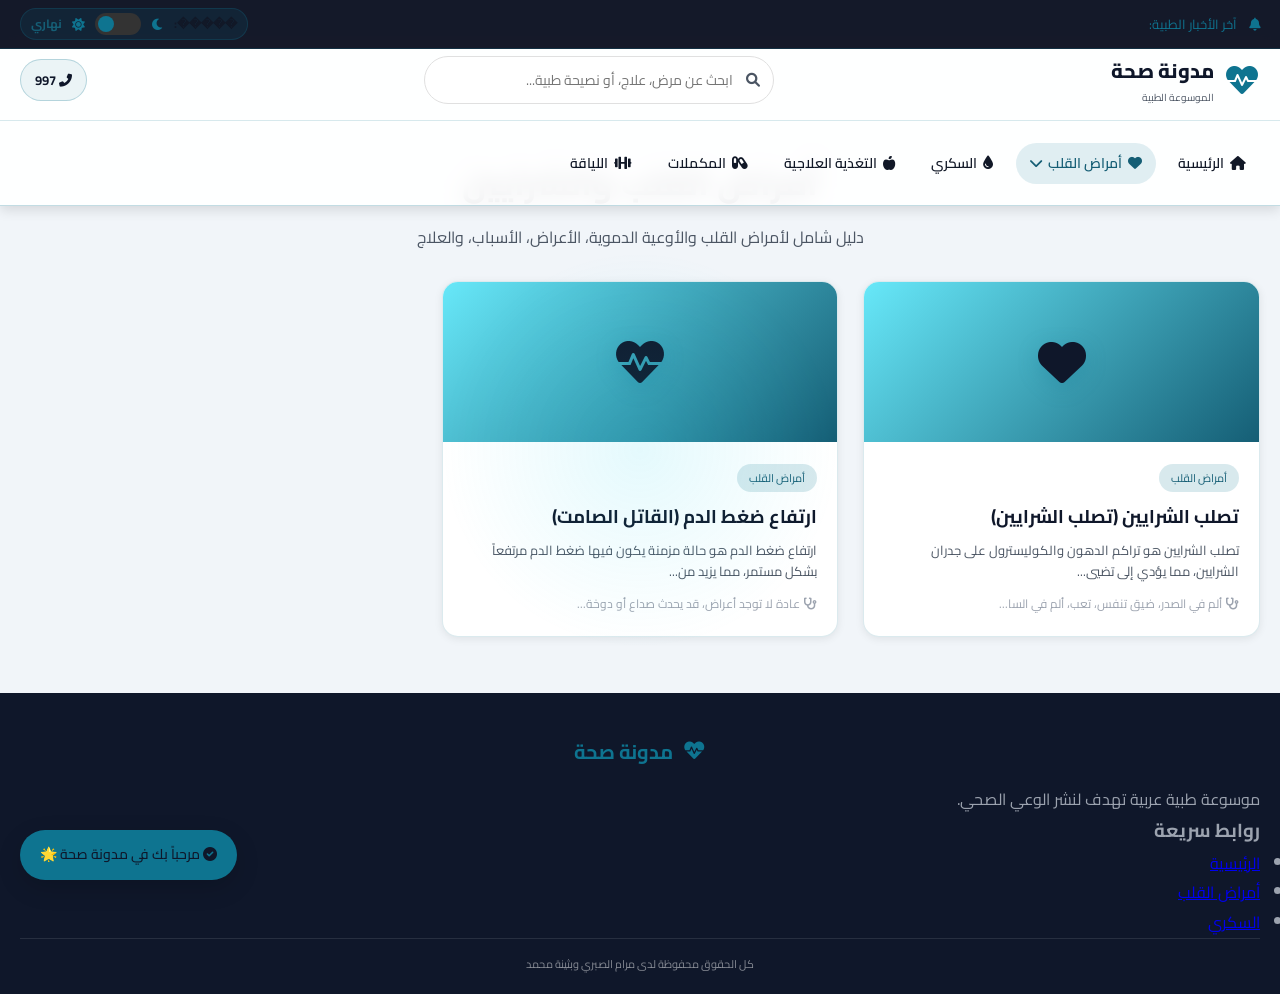
<file: heart-diseases.html>
﻿<!DOCTYPE html>
<html lang="ar" dir="rtl">
<head>
    <meta charset="UTF-8">
    <link rel="icon" type="image/svg+xml" href="favicon.svg">
    <meta name="viewport" content="width=device-width, initial-scale=1.0">
    <title>أمراض القلب - مدونة صحة</title>
    <link href="https://fonts.googleapis.com/css2?family=Cairo:wght@300;400;500;600;700;800&display=swap" rel="stylesheet">
    <link rel="stylesheet" href="https://cdnjs.cloudflare.com/ajax/libs/font-awesome/6.0.0-beta3/css/all.min.css">
    <link rel="stylesheet" href="style.css">
</head>
<body>
    <div class="top-bar">
        <div class="container">
            <div class="breaking-news">
                <i class="fas fa-bell"></i>
                <span>آخر الأخبار الطبية:</span>
                <marquee>اكتشاف علاج جديد لمرض السكري - منظمة الصحة العالمية تعلن عن إرشادات غذائية جديدة</marquee>
            </div>
            <div class="theme-switch"><span class="theme-label">�����:</span><i class="fas fa-moon"></i><label class="switch"><input type="checkbox" id="theme-toggle"><span class="slider round"></span></label><i class="fas fa-sun"></i><span class="theme-state" id="theme-state-label">�����</span></div>
        </div>
    </div>

    <header class="main-header">
        <div class="container">
            <div class="logo">
                <i class="fas fa-heartbeat"></i>
                <div class="logo-text">
                    <span class="logo-title">مدونة صحة</span>
                    <span class="logo-subtitle">الموسوعة الطبية</span>
                </div>
            </div>
            <div class="search-bar">
                <i class="fas fa-search"></i>
                <input type="text" id="searchInput" placeholder="ابحث عن مرض، علاج، أو نصيحة طبية...">
            </div>
            <div class="header-actions">
                <a href="#" class="emergency-btn"><i class="fas fa-phone-alt"></i> 997</a>
                <div class="mobile-menu-btn" id="menuToggle"><i class="fas fa-bars"></i></div>
            </div>
        </div>
        <nav class="main-nav">
            <div class="container">
                <ul class="nav-menu">
                    <li><a href="index.html"><i class="fas fa-home"></i> الرئيسية</a></li>
                    <li class="dropdown"><a href="#" class="active"><i class="fas fa-heart"></i> أمراض القلب <i class="fas fa-chevron-down"></i></a>
                        <ul class="dropdown-menu">
                            <li><a href="#atherosclerosis">تصلب الشرايين</a></li>
                            <li><a href="#hypertension">ارتفاع الضغط</a></li>
                            <li><a href="#arrhythmia">اضطراب النبض</a></li>
                            <li><a href="#heart-failure">قصور القلب</a></li>
                        </ul>
                    </li>
                    <li><a href="diabetes.html"><i class="fas fa-tint"></i> السكري</a></li>
                    <li><a href="nutrition.html"><i class="fas fa-apple-alt"></i> التغذية العلاجية</a></li>
                    <li><a href="supplements.html"><i class="fas fa-capsules"></i> المكملات</a></li>
                    <li><a href="fitness.html"><i class="fas fa-dumbbell"></i> اللياقة</a></li>
                </ul>
            </div>
        </nav>
    </header>

    <main class="category-page">
        <div class="container">
            <div class="category-header">
                <h1>أمراض القلب والشرايين</h1>
                <p>دليل شامل لأمراض القلب والأوعية الدموية، الأعراض، الأسباب، والعلاج</p>
            </div>
            
            <div class="diseases-list" id="diseasesList">
                <!-- يتم تحميلها ديناميكياً -->
            </div>
        </div>
    </main>

    <footer class="main-footer">
        <div class="container">
            <div class="footer-grid">
                <div class="footer-about">
                    <div class="footer-logo"><i class="fas fa-heartbeat"></i><span>مدونة صحة</span></div>
                    <p>موسوعة طبية عربية تهدف لنشر الوعي الصحي.</p>
                </div>
                <div class="footer-links">
                    <h3>روابط سريعة</h3>
                    <ul><li><a href="index.html">الرئيسية</a></li><li><a href="heart-diseases.html">أمراض القلب</a></li><li><a href="diabetes.html">السكري</a></li></ul>
                </div>
            </div>
            <div class="footer-bottom"><p>كل الحقوق محفوظة لدى مرام الصبري وبثينة محمد</p></div>
        </div>
    </footer>

    <script src="script.js"></script>
</body>
</html>
</file>
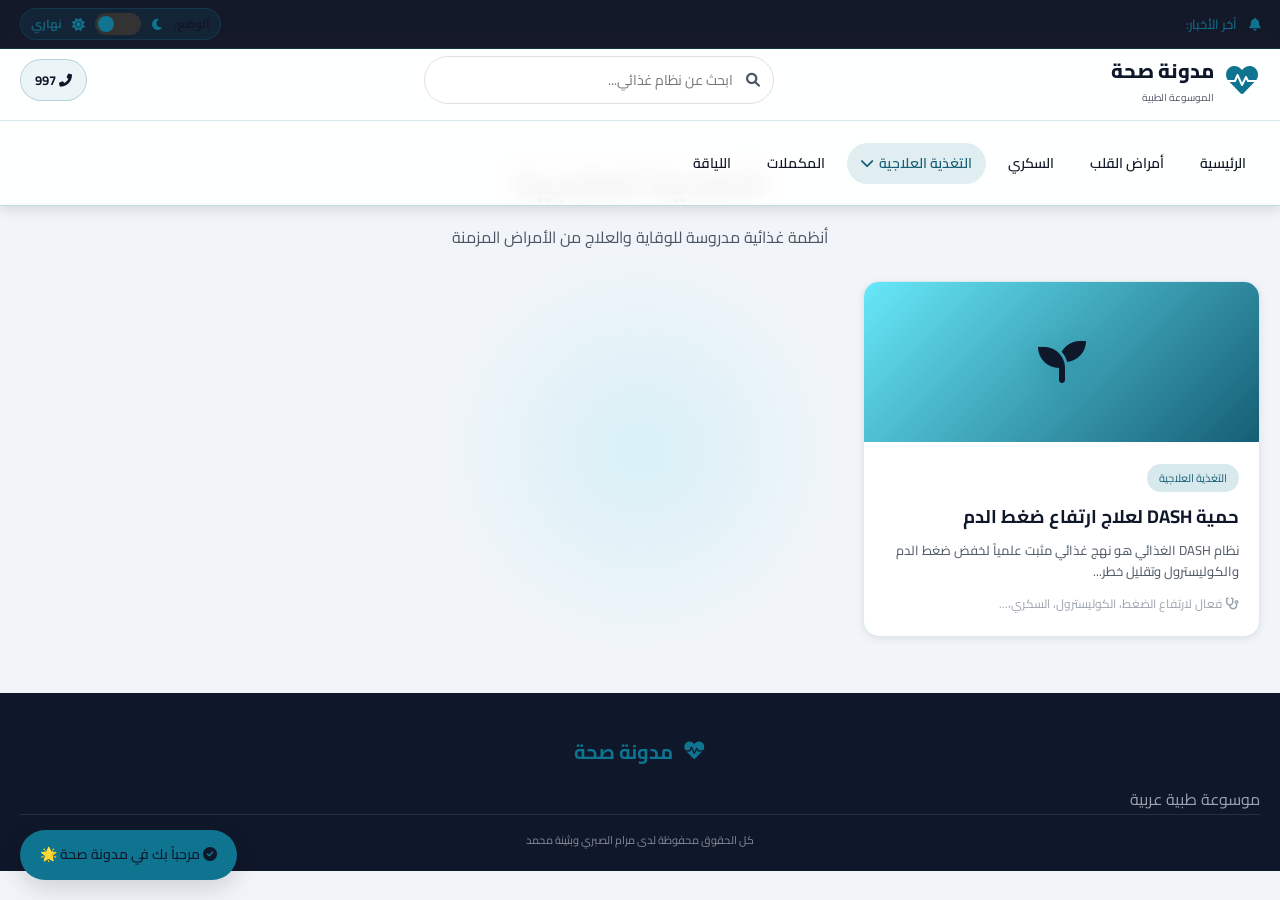
<file: nutrition.html>
﻿<!DOCTYPE html>
<html lang="ar" dir="rtl">
<head>
    <meta charset="UTF-8">
    <link rel="icon" type="image/svg+xml" href="favicon.svg">
    <meta name="viewport" content="width=device-width, initial-scale=1.0, viewport-fit=cover">
    <title>التغذية العلاجية - مدونة صحة</title>
    <link href="https://fonts.googleapis.com/css2?family=Cairo:wght@300;400;500;600;700;800&display=swap" rel="stylesheet">
    <link rel="stylesheet" href="https://cdnjs.cloudflare.com/ajax/libs/font-awesome/6.0.0-beta3/css/all.min.css">
    <link rel="stylesheet" href="style.css">
</head>
<body>
    <!-- نفس الهيكل العلوي -->
    <div class="top-bar"><div class="container"><div class="breaking-news"><i class="fas fa-bell"></i><span>آخر الأخبار:</span><marquee>أحدث إرشادات التغذية العلاجية لمرضى السكري والضغط</marquee></div><div class="theme-switch"><span class="theme-label">الوضع:</span><i class="fas fa-moon"></i><label class="switch"><input type="checkbox" id="theme-toggle"><span class="slider round"></span></label><i class="fas fa-sun"></i><span class="theme-state" id="theme-state-label">نهاري</span></div></div></div>
    
    <header class="main-header"><div class="container"><div class="logo"><i class="fas fa-heartbeat"></i><div class="logo-text"><span class="logo-title">مدونة صحة</span><span class="logo-subtitle">الموسوعة الطبية</span></div></div><div class="search-bar"><i class="fas fa-search"></i><input type="text" id="searchInput" placeholder="ابحث عن نظام غذائي..."></div><div class="header-actions"><a href="#" class="emergency-btn"><i class="fas fa-phone-alt"></i> 997</a><div class="mobile-menu-btn" id="menuToggle"><i class="fas fa-bars"></i></div></div></div>
    <nav class="main-nav"><div class="container"><ul class="nav-menu">
        <li><a href="index.html">الرئيسية</a></li>
        <li><a href="heart-diseases.html">أمراض القلب</a></li>
        <li><a href="diabetes.html">السكري</a></li>
        <li class="dropdown"><a href="#" class="active">التغذية العلاجية <i class="fas fa-chevron-down"></i></a>
            <ul class="dropdown-menu">
                <li><a href="#dash">حمية DASH للضغط</a></li>
                <li><a href="#mediterranean">حمية البحر المتوسط</a></li>
                <li><a href="#diabetic">نظام السكري</a></li>
            </ul>
        </li>
        <li><a href="supplements.html">المكملات</a></li>
        <li><a href="fitness.html">اللياقة</a></li>
    </ul></div></nav></header>

    <main class="category-page">
        <div class="container">
            <div class="category-header">
                <h1>التغذية العلاجية</h1>
                <p>أنظمة غذائية مدروسة للوقاية والعلاج من الأمراض المزمنة</p>
            </div>
            <div class="articles-grid" id="nutritionGrid"></div>
        </div>
    </main>

    <footer class="main-footer"><div class="container"><div class="footer-grid"><div class="footer-about"><div class="footer-logo"><i class="fas fa-heartbeat"></i><span>مدونة صحة</span></div><p>موسوعة طبية عربية</p></div></div><div class="footer-bottom"><p>كل الحقوق محفوظة لدى مرام الصبري وبثينة محمد</p></div></div></footer>
    <script src="script.js"></script>
</body>
</html>
</file>
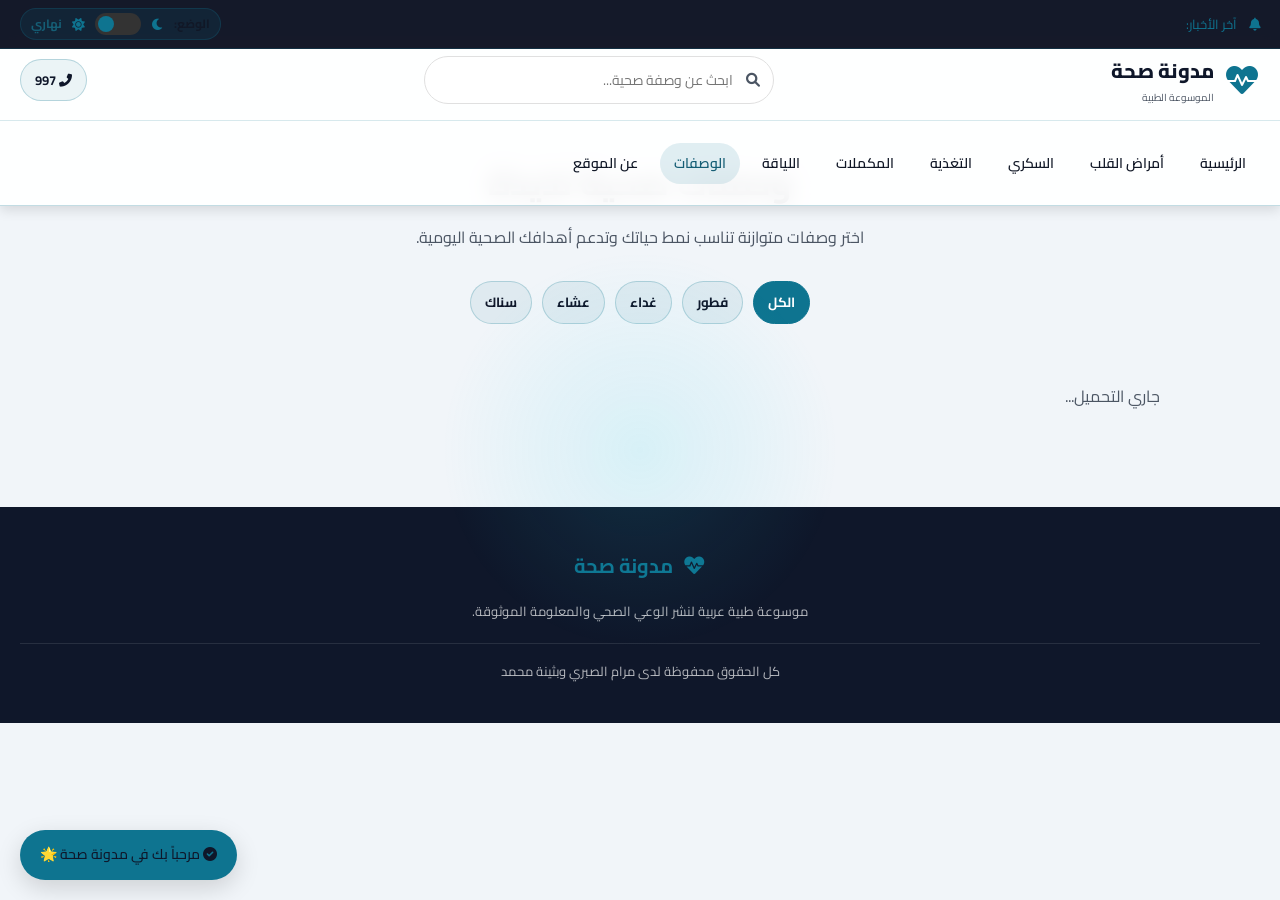
<file: recipes.html>
﻿<!DOCTYPE html>
<html lang="ar" dir="rtl">
<head>
    <meta charset="UTF-8">
    <link rel="icon" type="image/svg+xml" href="favicon.svg">
    <meta name="viewport" content="width=device-width, initial-scale=1.0, viewport-fit=cover">
    <title>الوصفات الصحية - مدونة صحة</title>
    <link rel="preconnect" href="https://fonts.googleapis.com">
    <link rel="preconnect" href="https://fonts.gstatic.com" crossorigin>
    <link href="https://fonts.googleapis.com/css2?family=Cairo:wght@300;400;500;600;700;800&display=swap" rel="stylesheet">
    <link rel="stylesheet" href="https://cdnjs.cloudflare.com/ajax/libs/font-awesome/6.0.0-beta3/css/all.min.css">
    <link rel="stylesheet" href="style.css">
</head>
<body>
    <div class="top-bar">
        <div class="container">
            <div class="breaking-news">
                <i class="fas fa-bell"></i>
                <span>آخر الأخبار:</span>
                <marquee>وصفات صحية جديدة منخفضة السعرات أُضيفت هذا الأسبوع</marquee>
            </div>
            <div class="theme-switch">
                <span class="theme-label">الوضع:</span>
                <i class="fas fa-moon"></i>
                <label class="switch">
                    <input type="checkbox" id="theme-toggle">
                    <span class="slider round"></span>
                </label>
                <i class="fas fa-sun"></i>
                <span class="theme-state" id="theme-state-label">نهاري</span>
            </div>
        </div>
    </div>

    <header class="main-header">
        <div class="container">
            <div class="logo">
                <i class="fas fa-heartbeat"></i>
                <div class="logo-text">
                    <span class="logo-title">مدونة صحة</span>
                    <span class="logo-subtitle">الموسوعة الطبية</span>
                </div>
            </div>
            <div class="search-bar">
                <i class="fas fa-search"></i>
                <input type="text" id="searchInput" placeholder="ابحث عن وصفة صحية...">
            </div>
            <div class="header-actions">
                <a href="#" class="emergency-btn"><i class="fas fa-phone-alt"></i> 997</a>
                <div class="mobile-menu-btn" id="menuToggle"><i class="fas fa-bars"></i></div>
            </div>
        </div>
        <nav class="main-nav">
            <div class="container">
                <ul class="nav-menu">
                    <li><a href="index.html">الرئيسية</a></li>
                    <li><a href="heart-diseases.html">أمراض القلب</a></li>
                    <li><a href="diabetes.html">السكري</a></li>
                    <li><a href="nutrition.html">التغذية</a></li>
                    <li><a href="supplements.html">المكملات</a></li>
                    <li><a href="fitness.html">اللياقة</a></li>
                    <li><a href="recipes.html" class="active">الوصفات</a></li>
                    <li><a href="about.html">عن الموقع</a></li>
                </ul>
            </div>
        </nav>
    </header>

    <main class="recipes-page category-page">
        <div class="container">
            <div class="category-header">
                <h1>وصفات صحية لذيذة</h1>
                <p>اختر وصفات متوازنة تناسب نمط حياتك وتدعم أهدافك الصحية اليومية.</p>
            </div>
            <div class="filter-buttons">
                <button class="filter-btn active" data-filter="all">الكل</button>
                <button class="filter-btn" data-filter="فطور">فطور</button>
                <button class="filter-btn" data-filter="غداء">غداء</button>
                <button class="filter-btn" data-filter="عشاء">عشاء</button>
                <button class="filter-btn" data-filter="سناك">سناك</button>
            </div>
            <div class="cards-grid" id="cards-container">
                <div class="loading">جاري التحميل...</div>
            </div>
        </div>
    </main>

    <footer class="main-footer">
        <div class="container">
            <div class="footer-simple">
                <div class="footer-logo">
                    <i class="fas fa-heartbeat"></i>
                    <span>مدونة صحة</span>
                </div>
                <p>موسوعة طبية عربية لنشر الوعي الصحي والمعلومة الموثوقة.</p>
                <div class="footer-bottom"><p>كل الحقوق محفوظة لدى مرام الصبري وبثينة محمد</p></div>
            </div>
        </div>
    </footer>

    <script src="script.js"></script>
</body>
</html>
</file>
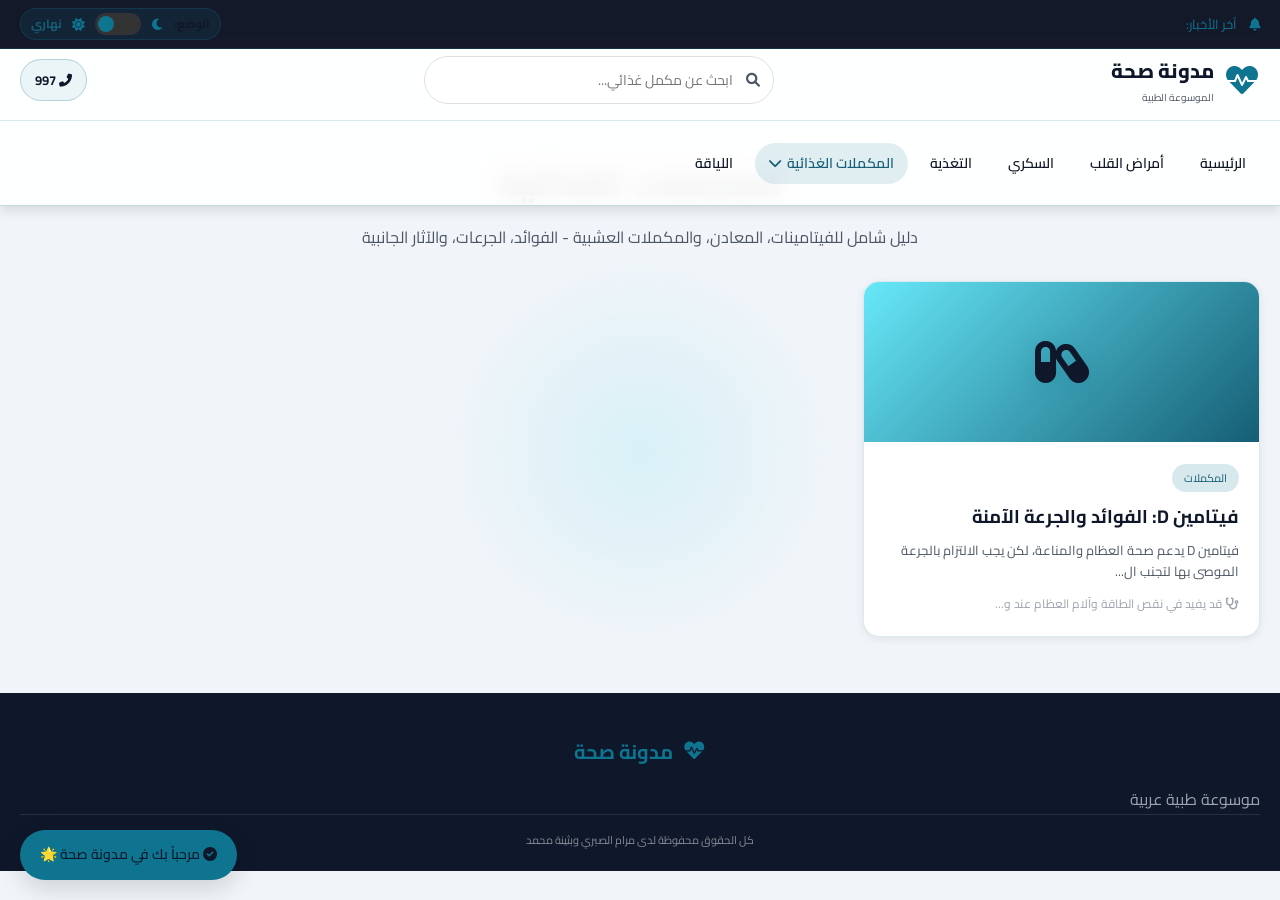
<file: supplements.html>
﻿<!DOCTYPE html>
<html lang="ar" dir="rtl">
<head>
    <meta charset="UTF-8">
    <link rel="icon" type="image/svg+xml" href="favicon.svg">
    <meta name="viewport" content="width=device-width, initial-scale=1.0, viewport-fit=cover">
    <title>المكملات الغذائية - مدونة صحة</title>
    <link href="https://fonts.googleapis.com/css2?family=Cairo:wght@300;400;500;600;700;800&display=swap" rel="stylesheet">
    <link rel="stylesheet" href="https://cdnjs.cloudflare.com/ajax/libs/font-awesome/6.0.0-beta3/css/all.min.css">
    <link rel="stylesheet" href="style.css">
</head>
<body>
    <div class="top-bar"><div class="container"><div class="breaking-news"><i class="fas fa-bell"></i><span>آخر الأخبار:</span><marquee>تحذير: الإفراط في فيتامين D قد يسبب تسمماً</marquee></div><div class="theme-switch"><span class="theme-label">الوضع:</span><i class="fas fa-moon"></i><label class="switch"><input type="checkbox" id="theme-toggle"><span class="slider round"></span></label><i class="fas fa-sun"></i><span class="theme-state" id="theme-state-label">نهاري</span></div></div></div>
    
    <header class="main-header"><div class="container"><div class="logo"><i class="fas fa-heartbeat"></i><div class="logo-text"><span class="logo-title">مدونة صحة</span><span class="logo-subtitle">الموسوعة الطبية</span></div></div><div class="search-bar"><i class="fas fa-search"></i><input type="text" id="searchInput" placeholder="ابحث عن مكمل غذائي..."></div><div class="header-actions"><a href="#" class="emergency-btn"><i class="fas fa-phone-alt"></i> 997</a><div class="mobile-menu-btn" id="menuToggle"><i class="fas fa-bars"></i></div></div></div>
    <nav class="main-nav"><div class="container"><ul class="nav-menu">
        <li><a href="index.html">الرئيسية</a></li>
        <li><a href="heart-diseases.html">أمراض القلب</a></li>
        <li><a href="diabetes.html">السكري</a></li>
        <li><a href="nutrition.html">التغذية</a></li>
        <li class="dropdown"><a href="#" class="active">المكملات الغذائية <i class="fas fa-chevron-down"></i></a>
            <ul class="dropdown-menu">
                <li><a href="#vitamins">الفيتامينات</a></li>
                <li><a href="#minerals">المعادن</a></li>
                <li><a href="#herbs">المكملات العشبية</a></li>
            </ul>
        </li>
        <li><a href="fitness.html">اللياقة</a></li>
    </ul></div></nav></header>

    <main class="category-page">
        <div class="container">
            <div class="category-header">
                <h1>المكملات الغذائية</h1>
                <p>دليل شامل للفيتامينات، المعادن، والمكملات العشبية - الفوائد، الجرعات، والآثار الجانبية</p>
            </div>
            <div class="articles-grid" id="supplementsGrid"></div>
        </div>
    </main>

    <footer class="main-footer"><div class="container"><div class="footer-grid"><div class="footer-about"><div class="footer-logo"><i class="fas fa-heartbeat"></i><span>مدونة صحة</span></div><p>موسوعة طبية عربية</p></div></div><div class="footer-bottom"><p>كل الحقوق محفوظة لدى مرام الصبري وبثينة محمد</p></div></div></footer>
    <script src="script.js"></script>
</body>
</html>
</file>
<file: style.css>
:root {
    --primary-color: #0e7490;
    --primary-dark: #155e75;
    --primary-light: #67e8f9;
    --secondary-color: #0f172a;
    --accent-color: #22d3ee;
    --dark-bg: #020617;
    --light-bg: #f1f5f9;
    --text-dark: #111827;
    --text-gray: #4b5563;
    --text-light: #9ca3af;
    --white: #ffffff;
    --white-rgb: 255, 255, 255;
    --black: #000000;
    --gold-glow: 0 0 20px rgba(14, 116, 144, 0.3);
    --shadow-sm: 0 2px 8px rgba(0,0,0,0.08);
    --shadow-md: 0 4px 12px rgba(0,0,0,0.12);
    --shadow-lg: 0 8px 24px rgba(0,0,0,0.15);
    --shadow-xl: 0 20px 40px rgba(0,0,0,0.2);
    --border-radius: 12px;
    --transition: all 0.3s cubic-bezier(0.4, 0, 0.2, 1);
}

[data-theme="dark"] {
    --primary-color: #22d3ee;
    --primary-dark: #67e8f9;
    --secondary-color: #020617;
    --dark-bg: #020617;
    --light-bg: #111111;
    --text-dark: #ffffff;
    --text-gray: #cccccc;
    --white: #1a1a1a;
    --white-rgb: 26, 26, 26;
    --black: #ffffff;
}

[data-theme="dark"] body {
    background: #0b1220;
}

* {
    margin: 0;
    padding: 0;
    box-sizing: border-box;
}

body {
    font-family: 'Cairo', sans-serif;
    background: var(--light-bg);
    color: var(--text-dark);
    line-height: 1.85;
    transition: var(--transition);
    font-size: 16px;
    -webkit-font-smoothing: antialiased;
    text-rendering: optimizeLegibility;
}

.container {
    max-width: 1280px;
    margin: 0 auto;
    padding: 0 20px;
}

/* ========== Top Bar ========== */
.top-bar {
    background: var(--secondary-color);
    color: var(--primary-color);
    padding: 8px 0;
    font-size: 13px;
    border-bottom: 1px solid rgba(14, 116, 144, 0.25);
}

.top-bar .container {
    display: flex;
    justify-content: space-between;
    align-items: center;
    flex-wrap: wrap;
    gap: 15px;
}

.breaking-news {
    display: flex;
    align-items: center;
    gap: 12px;
    flex: 1;
    font-size: 13px;
}

.breaking-news i {
    animation: pulse 1.5s infinite;
    color: var(--primary-color);
}

.breaking-news marquee {
    flex: 1;
    direction: rtl;
}

.theme-switch {
    display: flex;
    align-items: center;
    gap: 10px;
    background: rgba(14, 116, 144, 0.12);
    border: 1px solid rgba(14, 116, 144, 0.25);
    border-radius: 999px;
    padding: 4px 10px;
    font-weight: 700;
}

.theme-label {
    font-size: 12px;
    color: var(--text-dark);
}

.theme-state {
    font-size: 12px;
    color: var(--primary-dark);
}

[data-theme="dark"] .theme-switch {
    background: rgba(34, 211, 238, 0.16);
    border-color: rgba(34, 211, 238, 0.35);
}

[data-theme="dark"] .theme-state {
    color: #a5f3fc;
}

.switch {
    position: relative;
    display: inline-block;
    width: 46px;
    height: 22px;
}

.switch input {
    opacity: 0;
    width: 0;
    height: 0;
}

.slider {
    position: absolute;
    cursor: pointer;
    top: 0;
    left: 0;
    right: 0;
    bottom: 0;
    background-color: #333;
    transition: 0.4s;
}

.slider:before {
    position: absolute;
    content: "";
    height: 16px;
    width: 16px;
    left: 3px;
    bottom: 3px;
    background-color: var(--primary-color);
    transition: 0.4s;
}

input:checked + .slider:before {
    transform: translateX(24px);
}

.slider.round {
    border-radius: 34px;
}

.slider.round:before {
    border-radius: 50%;
}

/* ========== Main Header (Fixed with Glassmorphism) ========== */
.main-header {
    background: rgba(var(--white-rgb), 0.85);
    backdrop-filter: blur(10px);
    box-shadow: var(--shadow-md);
    position: fixed;
    top: 0;
    left: 0;
    right: 0;
    z-index: 1000;
    border-bottom: 1px solid rgba(14, 116, 144, 0.25);
}

[data-theme="dark"] .main-header {
    background: rgba(2, 6, 23, 0.9);
    border-bottom-color: rgba(34, 211, 238, 0.25);
}

.main-header .container {
    display: flex;
    justify-content: space-between;
    align-items: center;
    padding: 12px 20px;
    flex-wrap: wrap;
    gap: 15px;
}

.logo {
    display: flex;
    align-items: center;
    gap: 10px;
}

.logo i {
    font-size: 32px;
    color: var(--primary-color);
    animation: heartbeat 1.5s ease infinite;
}

.logo-text {
    display: flex;
    flex-direction: column;
}

.logo-title {
    font-size: 20px;
    font-weight: 800;
    color: var(--secondary-color);
}

.logo-subtitle {
    font-size: 10px;
    color: var(--text-gray);
}

.search-bar {
    flex: 1;
    max-width: 350px;
    position: relative;
}

.search-bar i {
    position: absolute;
    right: 14px;
    top: 50%;
    transform: translateY(-50%);
    color: var(--text-gray);
    font-size: 14px;
}

.search-bar input {
    width: 100%;
    padding: 10px 40px 10px 15px;
    border: 1px solid #e0e0e0;
    border-radius: 30px;
    font-family: 'Cairo', sans-serif;
    font-size: 14px;
    transition: var(--transition);
}

.search-bar input:focus {
    outline: none;
    border-color: var(--primary-color);
    box-shadow: var(--gold-glow);
}

.header-actions {
    display: flex;
    align-items: center;
    gap: 15px;
}

.emergency-btn {
    text-decoration: none;
    color: var(--secondary-color);
    border: 1px solid rgba(14, 116, 144, 0.25);
    border-radius: 999px;
    padding: 8px 14px;
    font-size: 13px;
    font-weight: 700;
    background: rgba(14, 116, 144, 0.08);
}

[data-theme="dark"] .emergency-btn {
    color: #e2e8f0;
    border-color: rgba(34, 211, 238, 0.25);
    background: rgba(34, 211, 238, 0.12);
}

.mobile-menu-btn {
    display: none;
    font-size: 24px;
    cursor: pointer;
    color: var(--secondary-color);
}

.main-nav {
    border-top: 1px solid rgba(14, 116, 144, 0.18);
}

.nav-menu {
    list-style: none;
    display: flex;
    gap: 8px;
    flex-wrap: wrap;
    padding: 10px 0 9px;
}

.nav-menu a {
    display: inline-flex;
    align-items: center;
    gap: 6px;
    text-decoration: none;
    color: var(--text-dark);
    font-size: 14px;
    font-weight: 600;
    padding: 8px 14px;
    border-radius: 999px;
    transition: var(--transition);
}

[data-theme="dark"] .search-bar input {
    background: #0f172a;
    color: #e2e8f0;
    border-color: rgba(34, 211, 238, 0.25);
}

.nav-menu a:hover,
.nav-menu a.active {
    background: rgba(14, 116, 144, 0.12);
    color: var(--primary-dark);
}

.nav-menu .dropdown {
    position: relative;
}

.dropdown-menu {
    list-style: none;
    position: absolute;
    top: calc(100% + 6px);
    right: 0;
    min-width: 190px;
    background: var(--white);
    border: 1px solid rgba(14, 116, 144, 0.2);
    border-radius: 12px;
    box-shadow: var(--shadow-md);
    padding: 8px;
    display: none;
    z-index: 1001;
}

.dropdown:hover .dropdown-menu {
    display: block;
}

.dropdown-menu a {
    display: block;
    padding: 8px 10px;
    border-radius: 8px;
}

/* Progress Bar */
.progress-container {
    width: 100%;
    height: 3px;
    background: rgba(0,0,0,0.05);
    position: absolute;
    bottom: 0;
    left: 0;
}

.progress-bar {
    height: 3px;
    background: var(--primary-color);
    width: 0%;
    transition: width 0.2s ease;
}

/* ========== Sidebar للجوال ========== */
.sidebar-overlay {
    position: fixed;
    top: 0;
    left: 0;
    right: 0;
    bottom: 0;
    background: rgba(0,0,0,0.5);
    z-index: 2000;
    display: none;
}

.sidebar {
    position: fixed;
    right: -280px;
    top: 0;
    width: 280px;
    height: 100%;
    background: var(--white);
    z-index: 2001;
    transition: right 0.3s ease;
    box-shadow: var(--shadow-lg);
    overflow-y: auto;
}

.sidebar.open {
    right: 0;
}

.sidebar-header {
    display: flex;
    justify-content: space-between;
    align-items: center;
    padding: 20px;
    border-bottom: 1px solid rgba(14, 116, 144, 0.3);
}

.sidebar-logo {
    display: flex;
    align-items: center;
    gap: 10px;
    font-size: 18px;
    font-weight: bold;
    color: var(--primary-color);
}

.sidebar-close {
    background: none;
    border: none;
    font-size: 24px;
    cursor: pointer;
    color: var(--text-gray);
}

.sidebar-menu {
    list-style: none;
    padding: 20px;
}

.sidebar-menu li {
    margin-bottom: 15px;
}

.sidebar-menu a {
    text-decoration: none;
    color: var(--text-dark);
    display: flex;
    align-items: center;
    gap: 12px;
    padding: 10px;
    border-radius: 8px;
    transition: var(--transition);
}

.sidebar-menu a:hover,
.sidebar-menu a.active {
    background: rgba(14, 116, 144, 0.12);
    color: var(--primary-color);
}

.sidebar-dropdown > a {
    display: flex;
    justify-content: space-between;
}

.sidebar-submenu {
    list-style: none;
    padding-right: 30px;
    margin-top: 10px;
    display: none;
}

.sidebar-submenu.open {
    display: block;
}

.sidebar-submenu li {
    margin-bottom: 10px;
}

/* ========== Floating Social Buttons ========== */
.floating-social-buttons {
    position: fixed;
    left: 20px;
    bottom: 80px;
    z-index: 999;
    display: flex;
    flex-direction: column;
    gap: 12px;
}

.social-float {
    width: 44px;
    height: 44px;
    border-radius: 50%;
    display: flex;
    align-items: center;
    justify-content: center;
    color: white;
    font-size: 20px;
    transition: var(--transition);
    box-shadow: var(--shadow-md);
    opacity: 0;
    visibility: hidden;
    transform: translateX(-20px);
}

.social-float.show {
    opacity: 1;
    visibility: visible;
    transform: translateX(0);
}

.whatsapp { background: #25D366; }
.telegram { background: #0088cc; }
.facebook { background: #1877F2; }

.social-float:hover {
    transform: scale(1.1) translateX(0);
    box-shadow: var(--shadow-lg);
}

/* ========== Hero Slider ========== */
.hero-slider {
    position: relative;
    background: linear-gradient(135deg, var(--secondary-color), #111827);
    min-height: 480px;
    display: flex;
    align-items: center;
    margin-top: 118px;
    margin-bottom: 50px;
    overflow: hidden;
}

.hero-overlay {
    position: absolute;
    top: 0;
    left: 0;
    right: 0;
    bottom: 0;
    background: radial-gradient(circle at 20% 50%, rgba(34, 211, 238, 0.2), rgba(0,0,0,0.65));
    z-index: 0;
}

.hero-particles {
    position: absolute;
    inset: 0;
    width: 100%;
    height: 100%;
    z-index: 0;
    pointer-events: none;
}

.hero-content {
    position: relative;
    color: white;
    text-align: center;
    z-index: 1;
}

.hero-content h1 {
    font-size: 2.5rem;
    margin-bottom: 15px;
    font-weight: 800;
}

.highlight {
    color: var(--primary-color);
    position: relative;
    display: inline-block;
}

#typed-text {
    font-size: 1.1rem;
    margin-bottom: 25px;
    color: rgba(255,255,255,0.9);
}

.hero-stats {
    display: flex;
    justify-content: center;
    gap: 40px;
    margin: 30px 0;
}

.stat-number {
    font-size: 2rem;
    font-weight: 800;
    color: var(--primary-color);
}

.stat-label {
    font-size: 0.8rem;
    opacity: 0.8;
}

.hero-buttons {
    display: flex;
    gap: 15px;
    justify-content: center;
    flex-wrap: wrap;
}

.btn-primary, .btn-secondary {
    padding: 12px 28px;
    border-radius: 40px;
    text-decoration: none;
    font-weight: 600;
    transition: var(--transition);
    font-size: 14px;
}

.btn-primary {
    background: var(--primary-color);
    color: var(--secondary-color);
}

.btn-primary:hover {
    background: var(--primary-dark);
    transform: translateY(-3px);
    box-shadow: var(--gold-glow);
}

.btn-secondary {
    background: transparent;
    color: white;
    border: 1.5px solid var(--primary-color);
}

.btn-secondary:hover {
    background: rgba(14, 116, 144, 0.12);
    transform: translateY(-3px);
}

/* ========== Quick Categories ========== */
.quick-categories {
    padding: 50px 0;
}

.category-page {
    padding: 24px 0 56px;
}

.category-header {
    text-align: center;
    margin-bottom: 28px;
}

.category-header h1 {
    font-size: clamp(1.5rem, 2.8vw, 2.2rem);
    color: var(--secondary-color);
    margin-bottom: 8px;
}

.category-header p {
    color: var(--text-gray);
    max-width: 820px;
    margin: 0 auto;
}

.filter-buttons {
    display: flex;
    gap: 10px;
    justify-content: center;
    flex-wrap: wrap;
    margin-bottom: 18px;
}

.filter-btn {
    border: 1px solid rgba(14, 116, 144, 0.24);
    background: rgba(14, 116, 144, 0.08);
    color: var(--secondary-color);
    border-radius: 999px;
    padding: 8px 14px;
    font-family: 'Cairo', sans-serif;
    font-weight: 700;
    cursor: pointer;
}

.filter-btn.active {
    background: var(--primary-color);
    color: #fff;
    border-color: var(--primary-color);
}

.cards-grid {
    display: grid;
    grid-template-columns: repeat(auto-fill, minmax(250px, 1fr));
    gap: 20px;
}

.loading {
    text-align: center;
    color: var(--text-gray);
    padding: 40px 12px;
}

.article-detail-container {
    max-width: 900px;
}

.article-detail-card {
    background: var(--white);
    border: 1px solid rgba(14, 116, 144, 0.18);
    border-radius: 18px;
    padding: 24px;
    box-shadow: var(--shadow-sm);
}

.article-detail-title {
    font-size: clamp(1.4rem, 2.8vw, 2rem);
    color: var(--secondary-color);
    margin: 10px 0 8px;
}

.article-detail-intro {
    color: var(--text-gray);
    margin-bottom: 14px;
}

.article-detail-meta {
    background: rgba(14, 116, 144, 0.1);
    border-radius: 12px;
    padding: 14px;
    margin-bottom: 16px;
}

.article-detail-content h2 {
    margin: 14px 0 8px;
    color: var(--secondary-color);
}

.article-detail-content p,
.article-detail-content li {
    color: var(--text-dark);
    line-height: 1.9;
}

.article-detail-actions {
    margin-top: 20px;
    display: flex;
    gap: 10px;
    flex-wrap: wrap;
}

.article-detail-actions .btn-secondary {
    color: var(--secondary-color);
    border-color: rgba(14, 116, 144, 0.45);
    background: rgba(14, 116, 144, 0.08);
}

.article-detail-actions .btn-secondary:hover {
    background: rgba(14, 116, 144, 0.16);
}

[data-theme="dark"] .article-detail-card {
    background: #111827;
    border-color: rgba(34, 211, 238, 0.25);
}

[data-theme="dark"] .filter-btn {
    color: #e2e8f0;
    border-color: rgba(34, 211, 238, 0.25);
    background: rgba(34, 211, 238, 0.1);
}

[data-theme="dark"] .article-detail-actions .btn-secondary {
    color: #e2e8f0;
    border-color: rgba(34, 211, 238, 0.45);
    background: rgba(34, 211, 238, 0.12);
}

.section-header {
    text-align: center;
    margin-bottom: 40px;
}

.section-header h2 {
    font-size: 1.8rem;
    color: var(--secondary-color);
    margin-bottom: 8px;
}

.section-header p {
    color: var(--text-gray);
    font-size: 14px;
}

.categories-grid {
    display: grid;
    grid-template-columns: repeat(auto-fit, minmax(240px, 1fr));
    gap: 25px;
}

.category-card {
    background: var(--white);
    padding: 30px 20px;
    text-align: center;
    border-radius: var(--border-radius);
    cursor: pointer;
    transition: var(--transition);
    box-shadow: var(--shadow-sm);
    position: relative;
    overflow: hidden;
    border: 1px solid rgba(14, 116, 144, 0.22);
    transform-style: preserve-3d;
}

[data-theme="dark"] .category-card,
[data-theme="dark"] .article-card,
[data-theme="dark"] .modal-content,
[data-theme="dark"] .sidebar {
    background: #111827;
    border-color: rgba(34, 211, 238, 0.25);
}

.category-card:hover {
    transform: translateY(-8px);
    box-shadow: var(--shadow-xl);
    border-color: var(--primary-color);
}

/* تأثير الوميض الذهبي */
.category-card::before, .article-card::before {
    content: '';
    position: absolute;
    top: 0;
    left: -100%;
    width: 100%;
    height: 100%;
    background: linear-gradient(90deg, transparent, rgba(34, 211, 238, 0.35), transparent);
    transition: left 0.5s ease;
    z-index: 1;
    pointer-events: none;
}

.category-card:hover::before, .article-card:hover::before {
    left: 100%;
}

.category-card i {
    font-size: 42px;
    color: var(--primary-color);
    margin-bottom: 15px;
    position: relative;
    z-index: 2;
}

.category-card h3 {
    font-size: 1.2rem;
    margin-bottom: 8px;
    position: relative;
    z-index: 2;
}

.category-card p {
    font-size: 13px;
    color: var(--text-gray);
    position: relative;
    z-index: 2;
}

.card-hover-effect {
    position: absolute;
    bottom: 0;
    left: 0;
    right: 0;
    height: 3px;
    background: var(--primary-color);
    transform: scaleX(0);
    transition: transform 0.3s ease;
}

.category-card:hover .card-hover-effect {
    transform: scaleX(1);
}

/* ========== Articles Grid ========== */
.articles-grid {
    display: grid;
    grid-template-columns: repeat(auto-fill, minmax(300px, 1fr));
    gap: 25px;
}

.diseases-list {
    display: grid;
    grid-template-columns: repeat(auto-fill, minmax(300px, 1fr));
    gap: 25px;
    margin-top: 12px;
}

.article-card {
    background: var(--white);
    border-radius: var(--border-radius);
    overflow: hidden;
    transition: var(--transition);
    cursor: pointer;
    box-shadow: var(--shadow-sm);
    border: 1px solid rgba(14, 116, 144, 0.15);
    position: relative;
    transform-style: preserve-3d;
}

.article-card:hover {
    transform: translateY(-5px);
    box-shadow: var(--shadow-lg);
    border-color: var(--primary-color);
}

.article-image {
    height: 160px;
    background: linear-gradient(135deg, var(--primary-light), var(--primary-dark));
    display: flex;
    align-items: center;
    justify-content: center;
    font-size: 48px;
    color: var(--secondary-color);
}

.dynamic-article-icon {
    animation: iconPulse 1.8s ease-in-out infinite;
    filter: drop-shadow(0 6px 10px rgba(14, 116, 144, 0.25));
}

.card-ripple {
    position: absolute;
    width: 12px;
    height: 12px;
    border-radius: 999px;
    background: rgba(34, 211, 238, 0.35);
    transform: translate(-50%, -50%) scale(1);
    pointer-events: none;
    z-index: 3;
    animation: rippleBurst 0.5s ease-out forwards;
}

.article-content {
    padding: 20px;
}

.article-category {
    display: inline-block;
    background: rgba(14, 116, 144, 0.16);
    color: var(--primary-dark);
    padding: 4px 12px;
    border-radius: 20px;
    font-size: 11px;
    margin-bottom: 12px;
}

.article-title {
    font-size: 1.15rem;
    margin-bottom: 10px;
    color: var(--secondary-color);
    line-height: 1.4;
}

[data-theme="dark"] .article-title {
    color: #f8fafc;
}

.article-excerpt {
    color: var(--text-gray);
    margin-bottom: 12px;
    font-size: 13px;
    line-height: 1.6;
}

.article-meta {
    display: flex;
    gap: 15px;
    font-size: 12px;
    color: var(--text-light);
}

/* ========== Newsletter ========== */
.newsletter {
    background: linear-gradient(135deg, var(--secondary-color), #111827);
    padding: 50px 0;
    margin: 50px 0;
    color: white;
}

[data-theme="dark"] .newsletter {
    background: linear-gradient(135deg, #020617, #0b1220);
}

.newsletter-content {
    text-align: center;
    max-width: 500px;
    margin: 0 auto;
}

.newsletter-content i {
    font-size: 48px;
    margin-bottom: 15px;
    color: var(--primary-color);
}

.newsletter-content h2 {
    font-size: 1.5rem;
    margin-bottom: 10px;
}

.newsletter-content p {
    font-size: 13px;
    margin-bottom: 20px;
}

.newsletter form {
    display: flex;
    gap: 12px;
    margin-top: 20px;
    flex-wrap: wrap;
    justify-content: center;
}

.newsletter input {
    flex: 1;
    min-width: 220px;
    padding: 12px 18px;
    border: none;
    border-radius: 40px;
    font-family: 'Cairo', sans-serif;
    font-size: 14px;
}

.newsletter button {
    background: var(--primary-color);
    color: var(--secondary-color);
    border: none;
    padding: 12px 25px;
    border-radius: 40px;
    cursor: pointer;
    font-weight: 600;
    transition: var(--transition);
}

.newsletter button:hover {
    background: var(--primary-dark);
    transform: scale(1.02);
}

/* ========== Footer مبسط ========== */
.main-footer {
    background: var(--secondary-color);
    color: var(--text-light);
    padding: 40px 0 20px;
}

[data-theme="dark"] .main-footer {
    background: #020617;
}

.footer-simple {
    text-align: center;
}

.footer-logo {
    display: flex;
    align-items: center;
    justify-content: center;
    gap: 10px;
    font-size: 20px;
    font-weight: bold;
    margin-bottom: 15px;
    color: var(--primary-color);
}

.footer-simple p {
    font-size: 13px;
    max-width: 400px;
    margin: 0 auto 20px;
    color: rgba(255,255,255,0.7);
}

.social-links {
    display: flex;
    justify-content: center;
    gap: 15px;
    margin-bottom: 20px;
}

.social-links a {
    color: rgba(255,255,255,0.6);
    font-size: 18px;
    transition: var(--transition);
}

.social-links a:hover {
    color: var(--primary-color);
    transform: translateY(-3px);
}

.footer-bottom {
    text-align: center;
    padding-top: 15px;
    border-top: 1px solid rgba(255,255,255,0.1);
    font-size: 11px;
    color: rgba(255,255,255,0.5);
}

/* ========== Back to Top ========== */
.back-to-top {
    position: fixed;
    bottom: 20px;
    right: 20px;
    width: 44px;
    height: 44px;
    background: var(--primary-color);
    color: var(--secondary-color);
    border: none;
    border-radius: 50%;
    cursor: pointer;
    opacity: 0;
    visibility: hidden;
    transition: var(--transition);
    z-index: 999;
    font-size: 18px;
}

.back-to-top.show {
    opacity: 1;
    visibility: visible;
}

.back-to-top:hover {
    transform: translateY(-3px);
    box-shadow: var(--gold-glow);
}

/* ========== Modal ========== */
.modal {
    display: none;
    position: fixed;
    top: 0;
    left: 0;
    width: 100%;
    height: 100%;
    background: rgba(0,0,0,0.8);
    z-index: 3000;
    justify-content: center;
    align-items: center;
}

.modal-content {
    background: var(--white);
    max-width: 550px;
    width: 90%;
    max-height: 80vh;
    overflow-y: auto;
    border-radius: var(--border-radius);
    padding: 25px;
    position: relative;
    border-top: 4px solid var(--primary-color);
}

.modal-close {
    position: absolute;
    top: 12px;
    left: 18px;
    font-size: 26px;
    cursor: pointer;
    color: var(--text-gray);
}

/* تأثير كشف النقاب للنصوص عند التمرير */
.reveal-text {
    opacity: 0;
    transform: translateY(20px);
    transition: opacity 0.6s ease, transform 0.6s ease;
}

.reveal-text.revealed {
    opacity: 1;
    transform: translateY(0);
}

/* ========== Loading ========== */
.loading-spinner {
    width: 40px;
    height: 40px;
    border: 3px solid rgba(14, 116, 144, 0.2);
    border-top-color: var(--primary-color);
    border-radius: 50%;
    animation: spin 0.8s linear infinite;
    margin: 40px auto;
}

.no-results, .no-search-results {
    text-align: center;
    padding: 40px;
    color: var(--text-gray);
}

/* ========== Animations ========== */
@keyframes heartbeat {
    0%, 100% { transform: scale(1); }
    50% { transform: scale(1.1); }
}

@keyframes pulse {
    0%, 100% { opacity: 1; }
    50% { opacity: 0.5; }
}

@keyframes spin {
    to { transform: rotate(360deg); }
}

@keyframes iconPulse {
    0%, 100% { transform: scale(1); }
    50% { transform: scale(1.12); }
}

@keyframes rippleBurst {
    0% {
        opacity: 0.8;
        transform: translate(-50%, -50%) scale(1);
    }
    100% {
        opacity: 0;
        transform: translate(-50%, -50%) scale(12);
    }
}

@keyframes fadeInUp {
    from {
        opacity: 0;
        transform: translateY(20px);
    }
    to {
        opacity: 1;
        transform: translateY(0);
    }
}

.article-card {
    animation: fadeInUp 0.5s ease forwards;
}

@keyframes slideInRight {
    from {
        transform: translateX(100px);
        opacity: 0;
    }
    to {
        transform: translateX(0);
        opacity: 1;
    }
}

@keyframes slideOutRight {
    from {
        transform: translateX(0);
        opacity: 1;
    }
    to {
        transform: translateX(100px);
        opacity: 0;
    }
}

/* ========== Responsive للجوال ========== */
@media (max-width: 768px) {
    body {
        font-size: 14px;
    }
    
    .container {
        padding: 0 15px;
    }
    
    .mobile-menu-btn {
        display: block;
    }

    .main-nav {
        display: none;
    }
    
    .search-bar {
        max-width: 100%;
        order: 3;
        width: 100%;
    }
    
    .main-header .container {
        flex-wrap: wrap;
    }
    
    .hero-slider {
        margin-top: 110px;
        min-height: 420px;
    }
    
    .hero-content h1 {
        font-size: 1.8rem;
    }
    
    #typed-text {
        font-size: 0.9rem;
    }
    
    .hero-stats {
        gap: 20px;
    }
    
    .stat-number {
        font-size: 1.5rem;
    }
    
    .stat-label {
        font-size: 0.7rem;
    }
    
    .hero-buttons {
        gap: 10px;
    }
    
    .btn-primary, .btn-secondary {
        padding: 10px 20px;
        font-size: 12px;
    }
    
    .section-header h2 {
        font-size: 1.5rem;
    }
    
    .categories-grid {
        grid-template-columns: repeat(2, 1fr);
        gap: 15px;
    }
    
    .category-card {
        padding: 20px 15px;
    }
    
    .category-card i {
        font-size: 32px;
    }
    
    .category-card h3 {
        font-size: 1rem;
    }
    
    .category-card p {
        font-size: 11px;
    }
    
    .articles-grid {
        grid-template-columns: 1fr;
        gap: 20px;
    }

    .diseases-list {
        grid-template-columns: 1fr;
        gap: 18px;
    }
    
    .newsletter-content h2 {
        font-size: 1.3rem;
    }
    
    .newsletter input {
        min-width: 100%;
    }
    
    .modal-content {
        width: 95%;
        padding: 20px;
    }
    
    .floating-social-buttons {
        bottom: 70px;
        left: 10px;
    }
    
    .social-float {
        width: 38px;
        height: 38px;
        font-size: 16px;
    }
}

@media (max-width: 480px) {
    .categories-grid {
        grid-template-columns: 1fr;
    }
    
    .hero-stats {
        flex-direction: column;
        gap: 12px;
    }
    
    .top-bar .container {
        flex-direction: column;
        text-align: center;
    }
    
    .breaking-news marquee {
        font-size: 11px;
    }
    
    .hero-slider {
        margin-top: 120px;
    }
}

/* ========== Global Upgrade Pack ========== */
body.has-sticky-header {
    padding-top: 126px;
}

.top-bar {
    position: fixed;
    top: 0;
    left: 0;
    right: 0;
    z-index: 1200;
    backdrop-filter: blur(8px);
    background: rgba(2, 6, 23, 0.92);
}

.main-header {
    top: 40px;
    background: rgba(var(--white-rgb), 0.92);
}

.hero-slider {
    margin-top: 0;
    min-height: 72vh;
}

.section-header h2 {
    letter-spacing: 0.2px;
}

.section-header p {
    max-width: 680px;
    margin: 0 auto;
}

.category-card,
.article-card {
    border-radius: 16px;
}

.category-card:hover,
.article-card:hover {
    transform: translateY(-10px);
}

.main-nav {
    border-top: 1px solid rgba(14, 116, 144, 0.16);
}

.nav-menu {
    justify-content: center;
}

.mobile-menu-btn {
    width: 42px;
    height: 42px;
    border: 1px solid rgba(14, 116, 144, 0.28);
    border-radius: 12px;
    display: none;
    align-items: center;
    justify-content: center;
    background: rgba(14, 116, 144, 0.12);
}

.mobile-menu-btn i {
    font-size: 20px;
}

[data-theme="dark"] .top-bar {
    background: rgba(2, 6, 23, 0.96);
}

[data-theme="dark"] .main-header {
    background: rgba(2, 6, 23, 0.94);
}

@media (max-width: 768px) {
    body.has-sticky-header {
        padding-top: 104px;
    }

    .top-bar {
        padding: 6px 0;
    }

    .breaking-news {
        display: none;
    }

    .main-header {
        top: 36px;
    }

    .main-header .container {
        flex-wrap: nowrap;
        gap: 10px;
        padding: 10px 15px;
    }

    .logo i {
        font-size: 25px;
    }

    .logo-title {
        font-size: 17px;
    }

    .logo-subtitle {
        display: none;
    }

    .search-bar {
        display: none;
    }

    .header-actions {
        margin-right: auto;
    }

    .emergency-btn {
        display: none;
    }

    .mobile-menu-btn {
        display: inline-flex;
    }

    .main-nav {
        display: block;
        max-height: 0;
        overflow: hidden;
        transition: max-height 0.3s ease;
        border-top: none;
    }

    .main-nav.open {
        max-height: 320px;
        border-top: 1px solid rgba(14, 116, 144, 0.18);
    }

    .nav-menu {
        flex-direction: column;
        align-items: stretch;
        gap: 4px;
        padding: 10px 0 12px;
    }

    .nav-menu a {
        width: 100%;
        justify-content: center;
    }

    .hero-slider {
        min-height: 62vh;
    }

    .hero-content h1 {
        line-height: 1.45;
    }

    .btn-primary,
    .btn-secondary {
        min-height: 44px;
        display: inline-flex;
        align-items: center;
        justify-content: center;
        font-size: 13px;
    }

    .category-page {
        padding-top: 14px;
    }

    .category-header h1 {
        font-size: 1.55rem;
    }

    .category-header p {
        font-size: 13px;
        line-height: 1.95;
    }

    .article-detail-card {
        padding: 16px;
        border-radius: 14px;
    }

    .article-detail-actions a {
        width: 100%;
    }
}

@media (max-width: 480px) {
    body.has-sticky-header {
        padding-top: 100px;
    }

    .main-header {
        top: 34px;
    }

    .theme-label,
    .theme-state {
        font-size: 11px;
    }

    body {
        font-size: 15px;
        line-height: 1.95;
    }

    .section-header p,
    .article-excerpt,
    .category-card p {
        font-size: 13px;
        line-height: 1.9;
    }

    .article-title {
        font-size: 1.05rem;
    }

    .hero-buttons {
        width: 100%;
    }

    .hero-buttons a {
        width: min(320px, 100%);
    }
}

/* ========== Ultra Interactions ========== */
:root {
    --pointer-x: 50vw;
    --pointer-y: 50vh;
    --hero-shift-x: 0px;
    --hero-shift-y: 0px;
}

body.interactive-aura::before {
    content: '';
    position: fixed;
    inset: 0;
    pointer-events: none;
    z-index: 1;
    background: radial-gradient(320px circle at var(--pointer-x) var(--pointer-y), rgba(34, 211, 238, 0.12), transparent 62%);
    transition: background 0.2s linear;
}

.hero-orbs {
    position: absolute;
    inset: 0;
    pointer-events: none;
    z-index: 0;
}

.orb {
    position: absolute;
    border-radius: 999px;
    opacity: 0.36;
    filter: blur(2px);
    transform: translate(var(--hero-shift-x), var(--hero-shift-y));
    transition: transform 0.2s ease-out;
}

.orb-1 {
    width: 250px;
    height: 250px;
    top: 12%;
    right: 8%;
    background: radial-gradient(circle, rgba(34, 211, 238, 0.38), transparent 70%);
    animation: orbFloat1 7s ease-in-out infinite;
}

.orb-2 {
    width: 200px;
    height: 200px;
    bottom: 10%;
    left: 12%;
    background: radial-gradient(circle, rgba(14, 116, 144, 0.35), transparent 72%);
    animation: orbFloat2 8s ease-in-out infinite;
}

.orb-3 {
    width: 140px;
    height: 140px;
    top: 42%;
    left: 48%;
    background: radial-gradient(circle, rgba(103, 232, 249, 0.32), transparent 70%);
    animation: orbFloat3 6.5s ease-in-out infinite;
}

.category-card:hover i,
.article-card:hover .dynamic-article-icon {
    animation-duration: 0.8s;
}

.reveal-block {
    opacity: 0;
    transform: translateY(24px) scale(0.98);
}

.reveal-active {
    opacity: 1;
    transform: translateY(0) scale(1);
    transition: transform 0.65s ease, opacity 0.65s ease;
    transition-delay: var(--reveal-delay, 0ms);
}

@keyframes orbFloat1 {
    0%, 100% { transform: translate(var(--hero-shift-x), var(--hero-shift-y)) translateY(0); }
    50% { transform: translate(var(--hero-shift-x), var(--hero-shift-y)) translateY(-20px) translateX(-8px); }
}

@keyframes orbFloat2 {
    0%, 100% { transform: translate(var(--hero-shift-x), var(--hero-shift-y)) translateX(0); }
    50% { transform: translate(var(--hero-shift-x), var(--hero-shift-y)) translateX(20px) translateY(-12px); }
}

@keyframes orbFloat3 {
    0%, 100% { transform: translate(var(--hero-shift-x), var(--hero-shift-y)) scale(1); }
    50% { transform: translate(var(--hero-shift-x), var(--hero-shift-y)) scale(1.14); }
}

@media (max-width: 768px) {
    .orb-1 {
        width: 180px;
        height: 180px;
    }

    .orb-2 {
        width: 150px;
        height: 150px;
    }

    .orb-3 {
        width: 110px;
        height: 110px;
    }
}

@media (prefers-reduced-motion: reduce) {
    *, *::before, *::after {
        animation: none !important;
        transition: none !important;
    }

    body.interactive-aura::before {
        display: none;
    }

    .hero-particles {
        display: none;
    }
}
</file>
